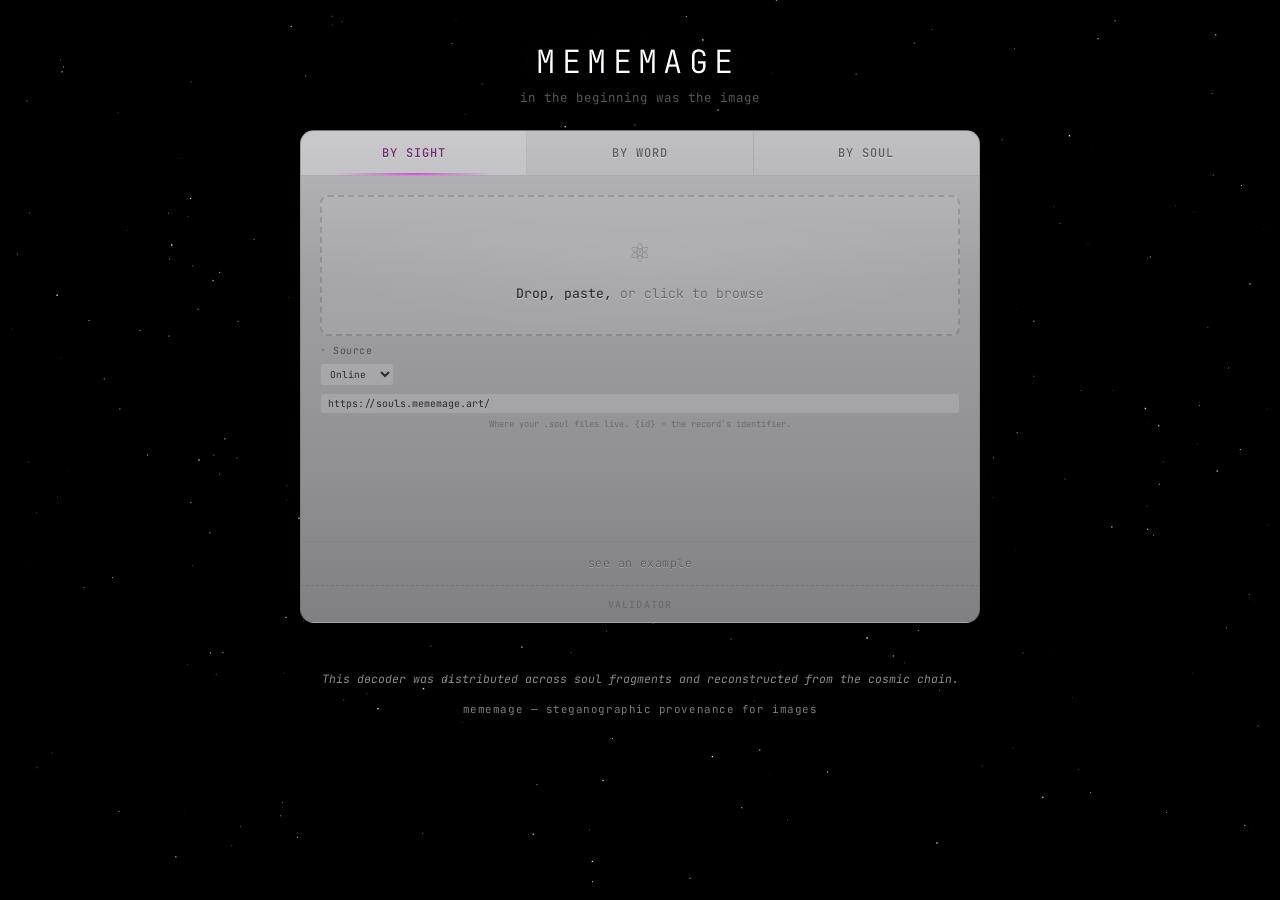
<file: index.html>
<!DOCTYPE html>
<html lang="en">
<head>
<meta charset="UTF-8">
<meta name="viewport" content="width=device-width, initial-scale=1.0, viewport-fit=cover">
<title>Mememage — decode the origin story of an image</title>
<meta name="description" content="Every conceived image carries a hidden signature. Drop an image to reveal its birth certificate — celestial positions, machine state, kernel entropy, and a time-locked birthplace.">
<meta property="og:title" content="Mememage">
<meta property="og:description" content="Steganographic provenance for images. A 2-pixel bar holds everything.">
<meta property="og:type" content="website">
<meta property="og:url" content="https://sememtac.github.io/mememage-decoder/">
<meta name="twitter:card" content="summary">
<meta name="twitter:title" content="Mememage">
<meta name="twitter:description" content="Every conceived image carries a hidden signature. Drop an image to decode its origin story.">
<link rel="icon" href="data:image/svg+xml;utf8,%3Csvg%20xmlns%3D'http%3A%2F%2Fwww.w3.org%2F2000%2Fsvg'%20viewBox%3D'0%200%203%203'%3E%3Crect%20width%3D'1'%20height%3D'1.5'%20fill%3D'%23dc50dc'%2F%3E%3Crect%20x%3D'1'%20width%3D'1'%20height%3D'1.5'%20fill%3D'%23dcc83c'%2F%3E%3Crect%20x%3D'2'%20width%3D'1'%20height%3D'1.5'%20fill%3D'%233cc8dc'%2F%3E%3Crect%20y%3D'1.5'%20width%3D'1'%20height%3D'1.5'%20fill%3D'%233cc8dc'%2F%3E%3Crect%20x%3D'1'%20y%3D'1.5'%20width%3D'1'%20height%3D'1.5'%20fill%3D'%23dcc83c'%2F%3E%3Crect%20x%3D'2'%20y%3D'1.5'%20width%3D'1'%20height%3D'1.5'%20fill%3D'%23dc50dc'%2F%3E%3C%2Fsvg%3E">
<link rel="stylesheet" href="css/theme.css?v=b02542d">
<link rel="stylesheet" href="css/layout.css?v=b02542d">
<link rel="stylesheet" href="css/mememage.css?v=b02542d">
<link rel="stylesheet" href="css/cosmic-planetarium.css?v=b02542d">
<script>if(location.search.indexOf('from=')>=0)document.documentElement.classList.add('portal-transit');</script>
<!--MEMEMAGE_SOULS_BASE--><!-- a self-hosted mint server replaces the preceding marker comment with a <script> setting window.MEMEMAGE_SOULS_BASE, so the decoder defaults its record Source to the local souls face; on GitHub Pages the comment stays inert and the IA default applies -->
</head>
<body>

<canvas id="starfield"></canvas>
<!-- Source URL suggestions (this host's default + Internet Archive), filled by
     populateSourceSuggestions() so a self-hoster can one-click switch surfaces. -->
<datalist id="sourceSuggest"></datalist>

<div class="panel-layout">
<div class="panel-left">

<div class="page-header">
  <h1>Mememage</h1>
  <p class="subtitle">decode the origin story of an image</p>
</div>

<div class="input-section">
  <div class="input-tabs">
    <button class="input-tab active" data-panel="imagePanel">By Sight</button>
    <button class="input-tab" data-panel="lookupPanel">By Word</button>
    <button class="input-tab" data-panel="verifyPanel">By Soul</button>
  </div>
  <div class="input-panel active" id="imagePanel">
    <div class="input-panel-wrap">
      <div class="drop-zone" id="dropZone">
        <span class="drop-icon">&#9883;</span>
        <p><strong>Drop, paste,</strong> or click to browse</p>
        <input type="file" id="fileInput" accept="image/*">
      </div>
      <details class="lookup-source" open data-source-mode="online">
        <summary>Source</summary>
        <div class="lookup-source-mode-row">
          <select class="lookup-source-mode" data-source-mode-select>
            <option value="online">Online</option>
            <option value="offline">Offline</option>
          </select>
        </div>
        <div class="lookup-source-row" data-mode-scope="online">
          <input id="imageSource" type="text" list="sourceSuggest" placeholder="https://souls.mememage.art/">
        </div>
        <p class="lookup-source-hint" data-mode-scope="online">Where your <em>.soul</em> files live. <code>{id}</code> = the record&rsquo;s identifier.</p>
        <div class="offline-row" data-mode-scope="offline">
          <button type="button" class="offline-pick-btn" data-offline-pick>Load local folder</button>
          <span class="offline-count" data-offline-count>0 records offline</span>
          <input type="file" class="offline-input" webkitdirectory directory multiple>
        </div>
        <p class="lookup-source-hint" data-mode-scope="offline">Pick the folder of your <em>.soul</em> files.</p>
      </details>
      <div class="drop-error" id="imageError"></div>
    </div>
  </div>
  <div class="input-panel" id="lookupPanel">
    <div class="input-panel-wrap">
      <div class="lookup-form">
        <input class="lookup-input" id="lookupInput" type="text" placeholder="mememage-identifier">
        <button class="lookup-btn" id="lookupBtn">Fetch</button>
      </div>
      <details class="lookup-source" open data-source-mode="online">
        <summary>Source</summary>
        <div class="lookup-source-mode-row">
          <select class="lookup-source-mode" data-source-mode-select>
            <option value="online">Online</option>
            <option value="offline">Offline</option>
          </select>
        </div>
        <div class="lookup-source-row" data-mode-scope="online">
          <input id="lookupSource" type="text" list="sourceSuggest" placeholder="https://souls.mememage.art/">
        </div>
        <p class="lookup-source-hint" data-mode-scope="online">Where your <em>.soul</em> files live. <code>{id}</code> = the record&rsquo;s identifier.</p>
        <div class="offline-row" data-mode-scope="offline">
          <button type="button" class="offline-pick-btn" data-offline-pick>Load local folder</button>
          <span class="offline-count" data-offline-count>0 records offline</span>
          <input type="file" class="offline-input" webkitdirectory directory multiple>
        </div>
        <p class="lookup-source-hint" data-mode-scope="offline">Pick the folder of your <em>.soul</em> files.</p>
      </details>
      <div class="lookup-hint">Enter an identifier to fetch and verify a record from the configured source. Drop the image into <em>By Sight</em> to see the full certificate — the soul alone renders a partial read.</div>
      <div class="panel-error-head" id="lookupErrorHead"></div>
      <div class="panel-error-body" id="lookupErrorBody"></div>
    </div>
  </div>
  <div class="input-panel" id="verifyPanel">
    <div class="input-panel-wrap">
      <div class="verify-pair">
        <div class="verify-slot" id="verifyImageSlot">
          <div class="drop-zone" id="verifyImageDrop">
            <span class="drop-icon">&#9883;</span>
            <p><strong>Body</strong></p>
            <p class="drop-hint">the image, from any source</p>
            <input type="file" id="verifyImageInput" accept="image/*">
          </div>
        </div>
        <div class="verify-link"></div>
        <div class="verify-slot" id="verifyJsonSlot">
          <div class="drop-zone" id="verifyJsonDrop">
            <span class="drop-icon">{}</span>
            <p><strong>Soul</strong></p>
            <p class="drop-hint">the .soul file, from any source</p>
            <input type="file" id="verifyJsonInput">
          </div>
        </div>
      </div>
      <!-- Body preview — shows the uploaded body image (like By Sight's
           preview) so the creator sees what they dropped. -->
      <div class="verify-preview" id="verifyPreview" hidden><img id="verifyPreviewImg" alt="uploaded body"></div>
      <div class="verify-status" id="verifyStatus"></div>
    </div>
  </div>
  <div class="input-panel" id="examplePanel">
    <div class="input-panel-wrap example-blurb">
      <p class="example-heading">Example certificate</p>
      <p class="example-body">Rendered from a real Mememage record. The 2-pixel bar in the image encodes its identifier and content hash; the certificate renders the rest — prompt, the sky and machine at conception, rarity, and the creator&rsquo;s signature. Drop an image to verify your own.</p>
    </div>
  </div>
  <div class="console-preview" id="preview"><img class="preview-img" id="previewImg"></div>
  <div class="console-status" id="status"></div>
  <div class="console-ia" id="iaLinkBanner"></div>
  <div class="console-example" id="tryExample"><a href="#" id="tryExampleLink">see an example</a></div>
  <div class="evidence-wrap"><a href="validator.html" class="portal-link portal-yin" id="portalLink">Validator</a></div>
</div>

<div class="bar-card" id="barCard"></div>

</div><!-- end panel-left -->
<div class="cert-wrap panel-right panel-right-has-player" id="certWrap"></div>
<div class="panel-footer">
  <p class="note">This decoder was distributed across soul fragments and reconstructed from the cosmic chain.</p>
  <footer class="page-footer">mememage &mdash; steganographic provenance for images</footer>
</div>
</div><!-- end panel-layout -->

<script src="js/theme.js?v=b02542d"></script>
<script src="js/data.js?v=b02542d"></script>
<script src="js/rs.js?v=b02542d"></script>
<script src="js/codec.js?v=b02542d"></script>
<script src="js/image-decode.js?v=b02542d"></script>
<script src="js/rng.js?v=b02542d"></script>
<script src="js/cosmic-starfield.js?v=b02542d"></script>
<script src="js/starfield.js?v=b02542d"></script>
<script src="js/cosmic-planetarium.js?v=b02542d"></script>
<script src="js/png-meta.js?v=b02542d"></script>
<script src="js/nacl.min.js?v=b02542d"></script>
<script src="js/html2canvas-pro.min.js?v=b02542d"></script>
<script src="js/verify.js?v=b02542d"></script>
<script src="js/access.js?v=b02542d"></script>
<script src="js/birth-text.js?v=b02542d"></script>
<script src="js/rarity-helpers.js?v=b02542d"></script>
<script src="js/age-names.js?v=b02542d"></script>
<script src="js/cert-renderer.js?v=b02542d"></script>
<script src="js/sky-band.js?v=b02542d"></script>
<script src="js/gen-band.js?v=b02542d"></script>
<script src="js/machine-band.js?v=b02542d"></script>
<script src="js/cosmic-audio.js?v=b02542d"></script>
<script src="js/cosmic-player.js?v=b02542d"></script>
<script src="js/portal.js?v=b02542d"></script>
<script src="js/ui.js?v=b02542d"></script>
<script src="js/typewriter.js?v=b02542d"></script>
</body>
</html>
</file>
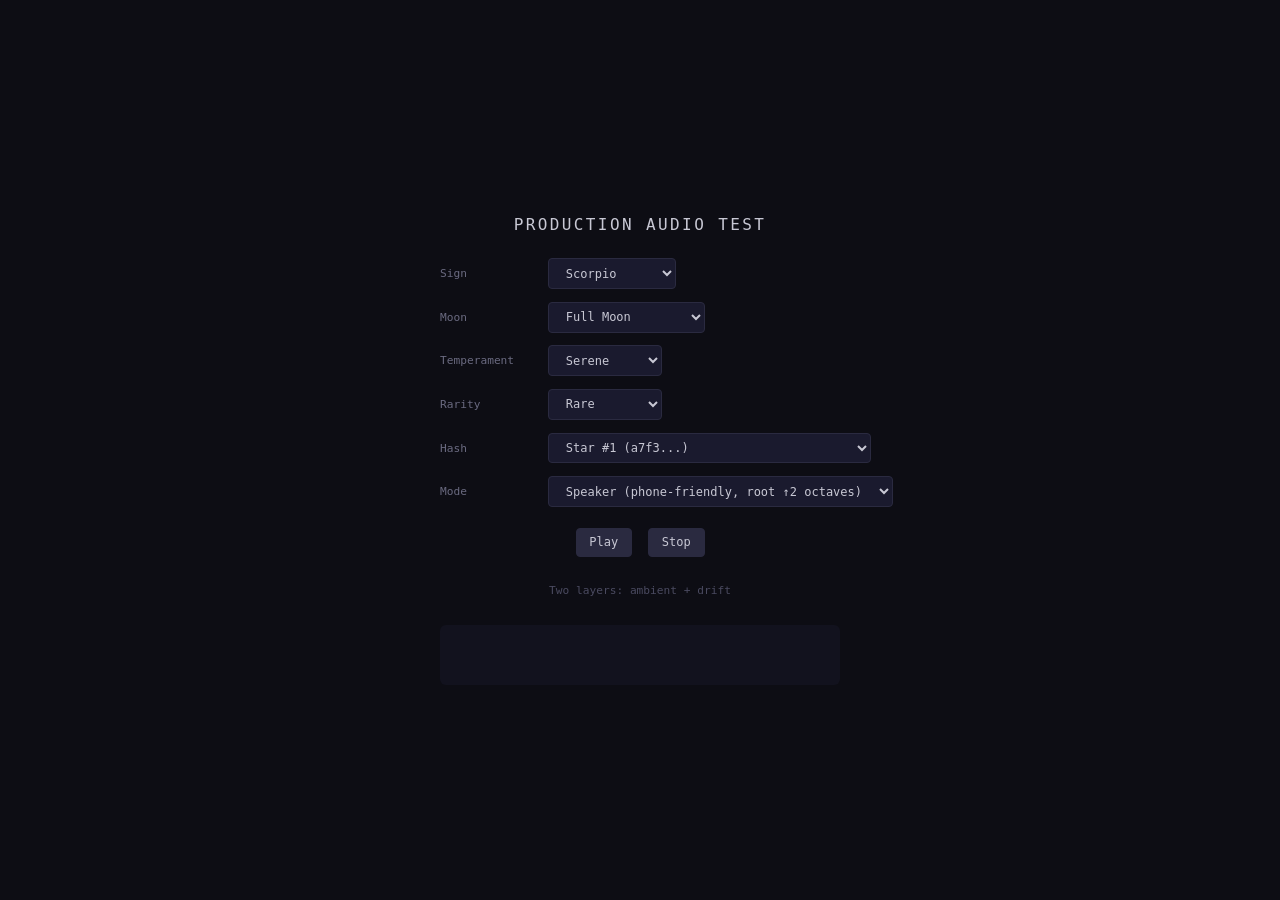
<file: cosmic-audio-prod-test.html>
<!DOCTYPE html>
<html lang="en">
<head>
<meta charset="UTF-8">
<title>Cosmic Audio — Production Test</title>
<style>
* { margin: 0; padding: 0; box-sizing: border-box; }
body { background: #0d0d14; color: #c8c8d4; font-family: 'JetBrains Mono', monospace; display: flex; flex-direction: column; align-items: center; justify-content: center; min-height: 100vh; padding: 2rem; }
h1 { font-size: 1rem; font-weight: 300; letter-spacing: 0.15em; margin-bottom: 1.5rem; }
.controls { display: flex; flex-direction: column; gap: 0.8rem; max-width: 400px; width: 100%; }
.row { display: flex; gap: 0.5rem; align-items: center; }
label { font-size: 0.7rem; color: #6a6a80; min-width: 100px; }
select, button { background: #1a1a2e; color: #c8c8d4; border: 1px solid #2a2a40; border-radius: 4px; padding: 0.4rem 0.8rem; font-family: inherit; font-size: 0.75rem; cursor: pointer; }
button { background: #2a2a40; }
button:hover { background: #3a3a50; }
.status { margin-top: 1.5rem; font-size: 0.7rem; color: #4a4a60; text-align: center; line-height: 1.8; }
.song-name { font-size: 0.9rem; color: #8a7aaa; margin-top: 0.5rem; }
canvas { width: 400px; height: 60px; background: #12121e; border-radius: 6px; margin-top: 1rem; }
</style>
</head>
<body>
<h1>PRODUCTION AUDIO TEST</h1>
<div class="controls">
  <div class="row">
    <label>Sign</label>
    <select id="sign">
      <option value="Aries">Aries</option><option value="Taurus">Taurus</option>
      <option value="Gemini">Gemini</option><option value="Cancer">Cancer</option>
      <option value="Leo">Leo</option><option value="Virgo">Virgo</option>
      <option value="Libra">Libra</option><option value="Scorpio" selected>Scorpio</option>
      <option value="Sagittarius">Sagittarius</option><option value="Capricorn">Capricorn</option>
      <option value="Aquarius">Aquarius</option><option value="Pisces">Pisces</option>
    </select>
  </div>
  <div class="row">
    <label>Moon</label>
    <select id="moon">
      <option value="New Moon">New Moon</option><option value="Waxing Crescent">Waxing Crescent</option>
      <option value="First Quarter">First Quarter</option><option value="Waxing Gibbous">Waxing Gibbous</option>
      <option value="Full Moon" selected>Full Moon</option><option value="Waning Gibbous">Waning Gibbous</option>
      <option value="Last Quarter">Last Quarter</option><option value="Waning Crescent">Waning Crescent</option>
    </select>
  </div>
  <div class="row">
    <label>Temperament</label>
    <select id="temp">
      <option value="serene" selected>Serene</option><option value="clean">Clean</option>
      <option value="turbulent">Turbulent</option><option value="electric">Electric</option>
      <option value="shifting">Shifting</option><option value="fever">Fever</option>
      <option value="knotted">Knotted</option><option value="perfect">Perfect</option>
    </select>
  </div>
  <div class="row">
    <label>Rarity</label>
    <select id="rarity">
      <option value="20">Common</option><option value="40">Uncommon</option>
      <option value="55" selected>Rare</option><option value="65">Very Rare</option>
      <option value="75">Epic</option><option value="85">Legendary</option>
    </select>
  </div>
  <div class="row">
    <label>Hash</label>
    <select id="hash">
      <option value="">— no hash (same params = same sound) —</option>
      <option value="a7f39c2d8b04e51a" selected>Star #1 (a7f3...)</option>
      <option value="3b8e1f6a92c0d745">Star #2 (3b8e...)</option>
      <option value="c4d2e8f1a6b39057">Star #3 (c4d2...)</option>
      <option value="918f2b7c3d0ea456">Star #4 (918f...)</option>
      <option value="f5a1c83e2d7b4609">Star #5 (f5a1...)</option>
      <option value="6e0d49b8a2f17c35">Star #6 (6e0d...)</option>
    </select>
  </div>
  <div class="row">
    <label>Mode</label>
    <select id="mode">
      <option value="speaker" selected>Speaker (phone-friendly, root ↑2 octaves)</option>
      <option value="cosmic">Cosmic (headphones, deep sub mix)</option>
    </select>
  </div>
  <div class="row" style="justify-content:center; gap:1rem; margin-top:0.5rem;">
    <button onclick="play()">Play</button>
    <button onclick="stop()">Stop</button>
  </div>
</div>
<div class="status" id="status">Two layers: ambient + drift</div>
<div class="song-name" id="songName"></div>
<canvas id="viz" width="400" height="60"></canvas>

<script src="js/rng.js"></script>
<script src="js/cosmic-audio.js"></script>
<script>
var audioCtx = null;
var masterGain = null;
var analyser = null;
var cosmicAudio = null;
var animId = null;

function play() {
  stop();

  var params = {
    sign: document.getElementById('sign').value,
    moonPhase: document.getElementById('moon').value,
    temperament: document.getElementById('temp').value,
    rarity: parseInt(document.getElementById('rarity').value),
    hash: document.getElementById('hash').value,
    // speaker:true is the CosmicAudio default — pass false for the
    // deep headphone mix (sub-octave + wide stereo, no phone lift).
    speaker: document.getElementById('mode').value === 'speaker'
  };

  audioCtx = new (window.AudioContext || window.webkitAudioContext)();
  audioCtx.resume().then(function() {
    masterGain = audioCtx.createGain();
    masterGain.gain.value = 0;
    masterGain.connect(audioCtx.destination);

    analyser = audioCtx.createAnalyser();
    analyser.fftSize = 256;
    masterGain.connect(analyser);

    cosmicAudio = CosmicAudio.create(params);
    cosmicAudio.start(audioCtx, masterGain);

    // Fade in
    var now = audioCtx.currentTime;
    masterGain.gain.setValueAtTime(0, now);
    masterGain.gain.linearRampToValueAtTime(0.5, now + 12);

    document.getElementById('status').textContent =
      params.sign + ' . ' + params.moonPhase + ' . ' + params.temperament +
      ' . rarity ' + params.rarity + ' — ' + cosmicAudio.element +
      ' — ' + (params.speaker ? 'speaker mode' : 'cosmic mode');

    // Song name
    document.getElementById('songName').textContent = CosmicAudio.songName('test' + cosmicAudio.seed);

    drawViz();
  });
}

function stop() {
  if (cosmicAudio) { cosmicAudio.stop(); cosmicAudio = null; }
  if (animId) { cancelAnimationFrame(animId); animId = null; }
  if (audioCtx && audioCtx.state !== 'closed') {
    try { audioCtx.close(); } catch(e) {}
  }
  audioCtx = null; masterGain = null; analyser = null;
}

function drawViz() {
  if (!analyser) return;
  var canvas = document.getElementById('viz');
  var ctx = canvas.getContext('2d');
  var bufLen = analyser.frequencyBinCount;
  var dataArr = new Uint8Array(bufLen);
  function draw() {
    animId = requestAnimationFrame(draw);
    analyser.getByteFrequencyData(dataArr);
    ctx.fillStyle = 'rgba(18,18,30,0.3)';
    ctx.fillRect(0, 0, 400, 60);
    var barW = 400 / bufLen * 2;
    for (var i = 0; i < bufLen; i++) {
      var v = dataArr[i] / 255;
      var h = v * 50;
      ctx.fillStyle = 'hsla(220, 40%, ' + (25 + v * 35) + '%, ' + (0.3 + v * 0.5) + ')';
      ctx.fillRect(i * barW, 60 - h, barW - 1, h);
    }
  }
  draw();
}
</script>
</body>
</html>
</file>
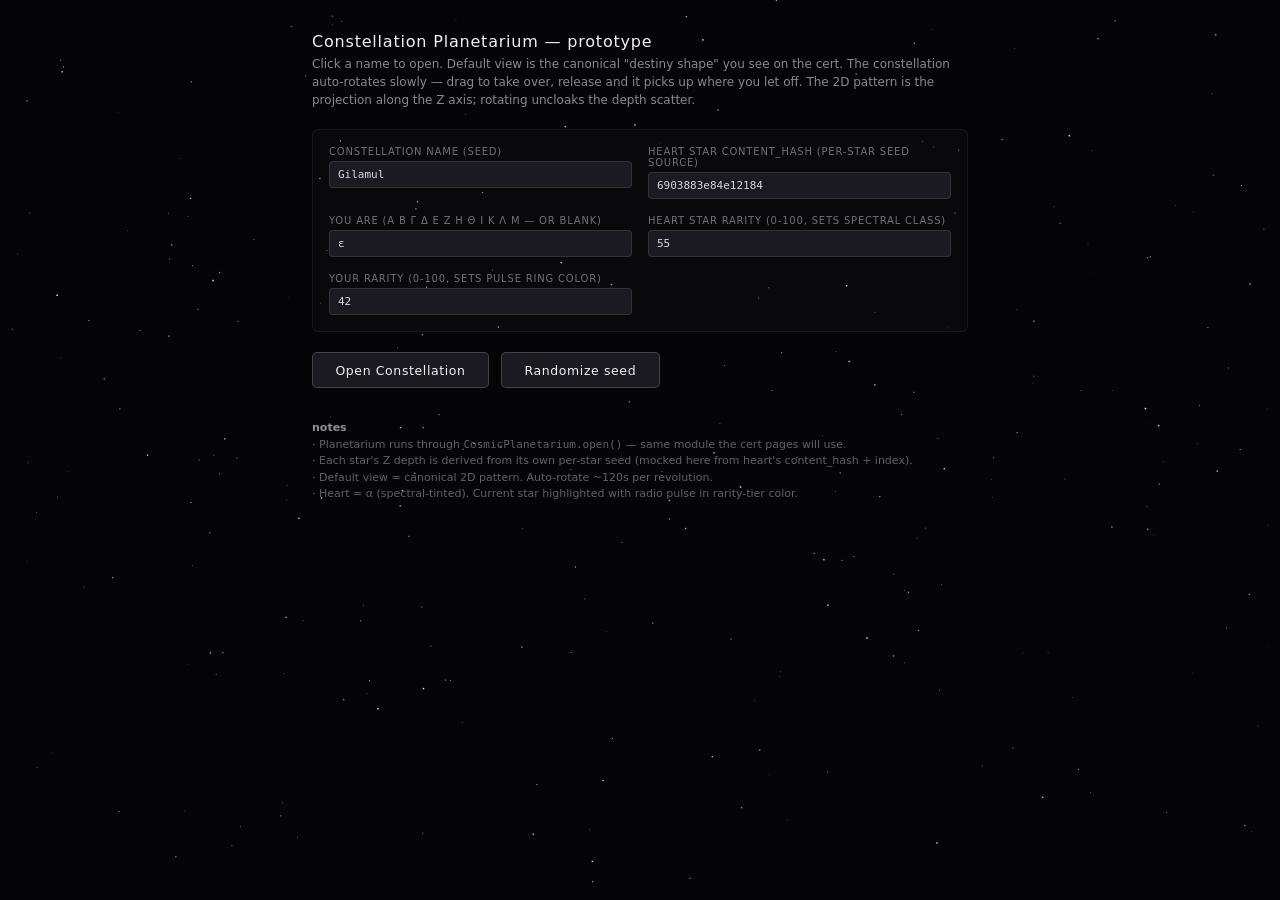
<file: planetarium-preview.html>
<!DOCTYPE html>
<html>
<head>
<meta charset="utf-8">
<meta name="viewport" content="width=device-width,initial-scale=1">
<title>Constellation Planetarium &mdash; preview</title>
<link rel="stylesheet" href="css/mememage.css">
<link rel="stylesheet" href="css/cosmic-planetarium.css">
<style>
  html, body { margin: 0; padding: 0; background: #050508; color: #cccccd; font-family: -apple-system, system-ui, sans-serif; min-height: 100vh; }
  /* Page-level starfield — same canvas the planetarium reuses for its
     constellation overlay. Sits behind the page chrome at all times. */
  #starfield { position: fixed; inset: 0; width: 100vw; height: 100vh; z-index: 0; pointer-events: none; }
  .page-wrap { position: relative; z-index: 1; }
  .page-wrap { padding: 32px; max-width: 720px; margin: 0 auto; }
  h1 { font-size: 16px; font-weight: 500; margin: 0 0 4px; color: #f0f0f6; letter-spacing: 0.05em; }
  p.intro { color: #888892; font-size: 12px; line-height: 1.5; margin: 0 0 20px; }
  .controls {
    display: grid; grid-template-columns: 1fr 1fr; gap: 16px;
    margin-bottom: 20px; padding: 16px; background: rgba(255,255,255,0.02);
    border: 1px solid rgba(255,255,255,0.06); border-radius: 6px;
  }
  .control-row { display: flex; flex-direction: column; gap: 4px; }
  .control-row label { font-size: 10px; color: #707078; text-transform: uppercase; letter-spacing: 0.08em; }
  .control-row input { background: #1a1a20; color: #d8d8e0; border: 1px solid rgba(255,255,255,0.1); border-radius: 4px; padding: 6px 8px; font-family: monospace; font-size: 11px; }
  .triggers { display: flex; gap: 12px; margin-bottom: 32px; }
  .triggers button {
    padding: 0.6rem 1.4rem; background: #1a1a20; color: #f0f0f6;
    border: 1px solid rgba(255,255,255,0.18); border-radius: 5px;
    font-family: inherit; font-size: 0.78rem; letter-spacing: 0.05em; cursor: pointer;
    transition: background 0.4s ease, border-color 0.4s ease;
  }
  .triggers button:hover { background: #26262e; border-color: rgba(255,255,255,0.28); }
</style>
</head>
<body>

<canvas id="starfield"></canvas>

<div class="page-wrap">
<h1>Constellation Planetarium &mdash; prototype</h1>
<p class="intro">Click a name to open. Default view is the canonical "destiny shape" you see on the cert. The constellation auto-rotates slowly &mdash; drag to take over, release and it picks up where you let off. The 2D pattern is the projection along the Z axis; rotating uncloaks the depth scatter.</p>

<div class="controls">
  <div class="control-row">
    <label>Constellation name (seed)</label>
    <input id="cnameInput" type="text" value="Gilamul">
  </div>
  <div class="control-row">
    <label>Heart star content_hash (per-star seed source)</label>
    <input id="chashInput" type="text" value="6903883e84e12184">
  </div>
  <div class="control-row">
    <label>You are (&alpha; &beta; &gamma; &delta; &epsilon; &zeta; &eta; &theta; &iota; &kappa; &lambda; &mu; &mdash; or blank)</label>
    <input id="currentStarInput" type="text" value="ε" maxlength="1">
  </div>
  <div class="control-row">
    <label>Heart star rarity (0-100, sets spectral class)</label>
    <input id="heartRarityInput" type="number" min="0" max="100" value="55">
  </div>
  <div class="control-row">
    <label>Your rarity (0-100, sets pulse ring color)</label>
    <input id="currentRarityInput" type="number" min="0" max="100" value="42">
  </div>
</div>

<div class="triggers">
  <button onclick="openPrototypePlanetarium()">Open Constellation</button>
  <button onclick="randomize()">Randomize seed</button>
</div>

<p class="intro" style="font-size: 11px; color: #606068;">
  <strong style="color: #909098;">notes</strong><br>
  &middot; Planetarium runs through <code>CosmicPlanetarium.open()</code> &mdash; same module the cert pages will use.<br>
  &middot; Each star's Z depth is derived from its own per-star seed (mocked here from heart's content_hash + index).<br>
  &middot; Default view = canonical 2D pattern. Auto-rotate ~120s per revolution.<br>
  &middot; Heart = &alpha; (spectral-tinted). Current star highlighted with radio pulse in rarity-tier color.
</p>
</div>

<script src="js/rng.js"></script>
<script src="js/cosmic-starfield.js"></script>
<script src="js/starfield.js"></script>
<script src="js/cosmic-audio.js"></script>
<script src="js/cosmic-player.js"></script>
<script src="js/cosmic-planetarium.js"></script>
<script>
// Cosmic-player needs cert-renderer.js's getRarityTier. Stub it from
// a small tier table so the prototype doesn't have to import the full
// cert renderer.
var RARITY_TIERS_PROTO = [
  [80, 'Legendary', '#d44040'],
  [70, 'Epic', '#8a6210'],
  [60, 'Very Rare', '#5a2a8a'],
  [46, 'Rare', '#2a5090'],
  [35, 'Uncommon', '#2a7030'],
  [0, 'Common', '#606060']
];
function getRarityTier(score) {
  for (var i = 0; i < RARITY_TIERS_PROTO.length; i++) {
    if (score >= RARITY_TIERS_PROTO[i][0]) return { name: RARITY_TIERS_PROTO[i][1], color: RARITY_TIERS_PROTO[i][2] };
  }
  return { name: 'Common', color: '#606060' };
}

var GREEK_PROTO = ['α','β','γ','δ','ε','ζ','η','θ','ι','κ','λ','μ'];

function openPrototypePlanetarium() {
  var name = document.getElementById('cnameInput').value.trim() || 'Gilamul';
  var hash = document.getElementById('chashInput').value.trim() || '6903883e84e12184';
  var curRaw = (document.getElementById('currentStarInput').value || '').trim();
  var idx = curRaw ? GREEK_PROTO.indexOf(curRaw) : -1;
  var heartRarity = parseInt(document.getElementById('heartRarityInput').value, 10) || 0;
  var curRarity = parseInt(document.getElementById('currentRarityInput').value, 10) || 0;
  // Mock meta for the cosmic player
  var meta = {
    _identifier: 'mememage-' + (hash || '').slice(0, 12),
    content_hash: hash,
    constellation_name: name,
    rarity_score: curRarity,
    decoder_chunk_index: (idx >= 0 ? idx : 0),
    born: { sun: 'Taurus 6.0\u00b0', moon_phase: 'Full Moon (100%)' },
    birth_temperament: 'A serene birth'
  };
  CosmicPlanetarium.open({
    name: name,
    hash: hash,
    currentStarIndex: idx,
    heartRarity: heartRarity,
    currentRarity: curRarity,
    meta: meta
  });
}

function randomize() {
  var rand = Math.random().toString(16).slice(2, 18);
  var nameSyl = ['gila','an','bite','decu','enki','furi','gala','hara','isin','jura','kala','lugal','mash','ningi','pana','quru','ruga','shara','tubu','umbu','virgi','wishi','xamu','yali','zaba'];
  var rng = (function(seed) {
    var s = seed | 0; if (!s) s = 1;
    return function() { s = (s * 1103515245 + 12345) & 0x7FFFFFFF; return s / 0x7FFFFFFF; };
  })(parseInt(rand.slice(0, 6), 16));
  var name = nameSyl[Math.floor(rng() * nameSyl.length)] + nameSyl[Math.floor(rng() * nameSyl.length)] + 'mul';
  name = name.charAt(0).toUpperCase() + name.slice(1);
  document.getElementById('cnameInput').value = name;
  document.getElementById('chashInput').value = rand;
}
</script>

</body>
</html>
</file>
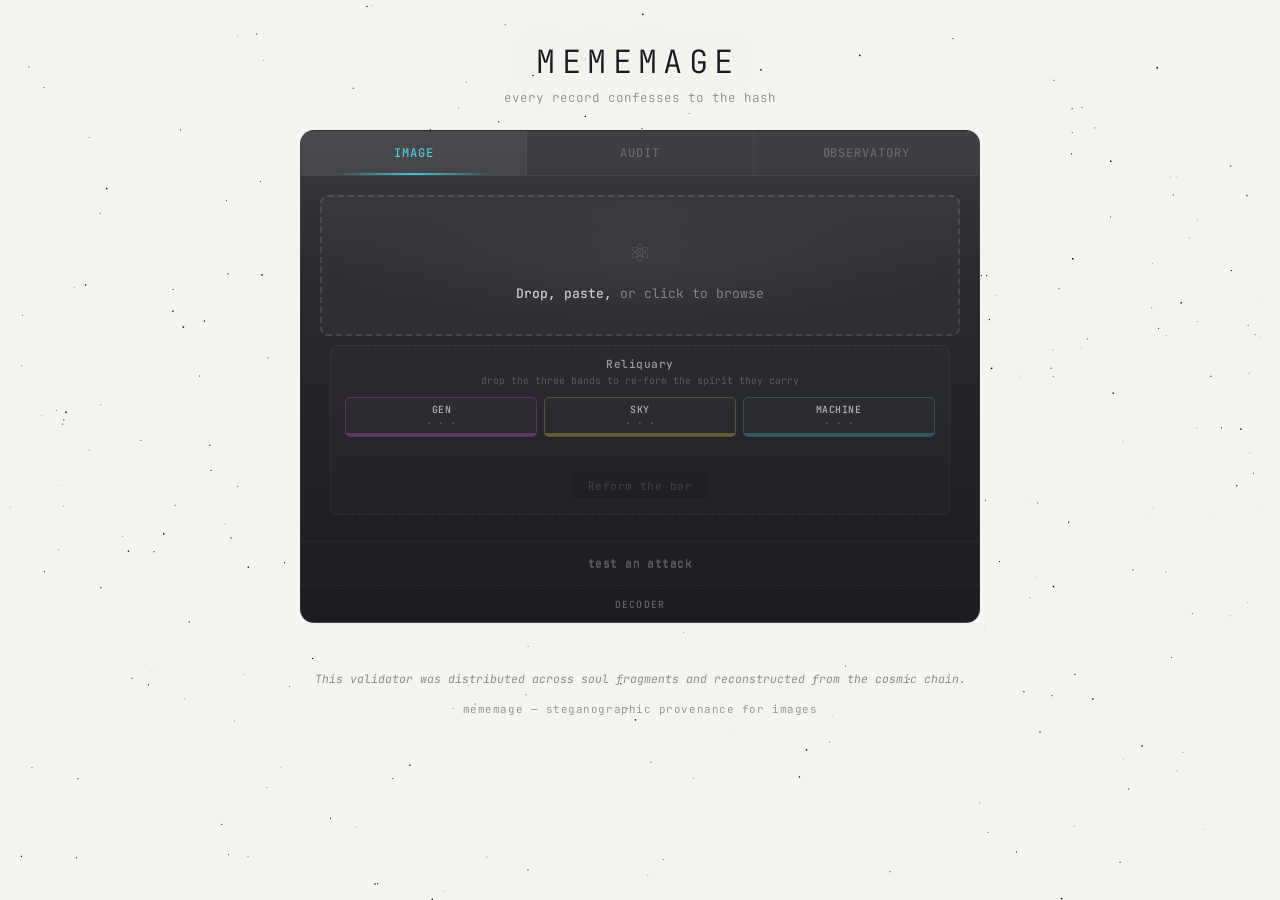
<file: validator.html>
<!DOCTYPE html>
<html lang="en">
<head>
<meta charset="utf-8">
<meta name="viewport" content="width=device-width, initial-scale=1.0, viewport-fit=cover">
<title>Mememage — Validator</title>
<link href="https://fonts.googleapis.com/css2?family=JetBrains+Mono:wght@300;400;500;600&display=swap" rel="stylesheet">
<link rel="icon" href="data:image/svg+xml;utf8,%3Csvg%20xmlns%3D'http%3A%2F%2Fwww.w3.org%2F2000%2Fsvg'%20viewBox%3D'0%200%203%203'%3E%3Crect%20width%3D'1'%20height%3D'1.5'%20fill%3D'%23dc50dc'%2F%3E%3Crect%20x%3D'1'%20width%3D'1'%20height%3D'1.5'%20fill%3D'%23dcc83c'%2F%3E%3Crect%20x%3D'2'%20width%3D'1'%20height%3D'1.5'%20fill%3D'%233cc8dc'%2F%3E%3Crect%20y%3D'1.5'%20width%3D'1'%20height%3D'1.5'%20fill%3D'%233cc8dc'%2F%3E%3Crect%20x%3D'1'%20y%3D'1.5'%20width%3D'1'%20height%3D'1.5'%20fill%3D'%23dcc83c'%2F%3E%3Crect%20x%3D'2'%20y%3D'1.5'%20width%3D'1'%20height%3D'1.5'%20fill%3D'%23dc50dc'%2F%3E%3C%2Fsvg%3E">
<link rel="stylesheet" href="css/theme.css?v=b02542d">
<link rel="stylesheet" href="css/layout.css?v=b02542d">
<link rel="stylesheet" href="css/mememage.css?v=b02542d">
<link rel="stylesheet" href="css/cosmic-planetarium.css?v=b02542d">
<script>if(location.search.indexOf('from=')>=0)document.documentElement.classList.add('portal-transit');</script>
<link rel="stylesheet" href="css/validator.css?v=b02542d">
<!--MEMEMAGE_SOULS_BASE--><!-- a self-hosted mint server replaces the preceding marker comment with a <script> setting window.MEMEMAGE_SOULS_BASE, so the validator defaults its Audit Source to the local souls face; on GitHub Pages the comment stays inert and the IA default applies -->
</head>
<body>
<canvas id="starfield" data-theme="yin"></canvas>
<!-- Source URL suggestions (this host's default + Internet Archive), filled by
     populateSourceSuggestions() so a self-hoster can one-click switch surfaces. -->
<datalist id="sourceSuggest"></datalist>

<div class="panel-layout">
<div class="panel-left">

<div class="page-header">
  <h1>Mememage</h1>
  <p class="subtitle">validate the living memory of the cosmic chain</p>
</div>

<div class="input-section">

<div class="input-tabs">
<div class="input-tab active" data-panel="tab-img">Image</div>
<div class="input-tab" data-panel="tab-cert">Audit</div>
<div class="input-tab" data-panel="tab-meta">Observatory</div>
</div>

<div class="input-panel active" id="tab-img">
<div class="input-panel-wrap">
<div class="drop-zone" id="dropZone">
<span class="drop-icon">&#9883;</span>
<p><strong>Drop, paste,</strong> or click to browse</p>
</div>
<div class="img-console" id="imgConsole">
  <img class="img-console-thumb" id="imgConsoleThumb" alt="">
  <div class="img-console-id" id="imgConsoleId"></div>
  <div class="img-console-hash" id="imgConsoleHash"></div>
  <div class="img-console-status" id="imgConsoleStatus"></div>
</div>
<div class="reconstruct-zone" id="reconstructZone">
  <p class="reconstruct-title">Reliquary</p>
  <p class="reconstruct-hint">drop the three bands to re-form the spirit they carry</p>
  <div class="reconstruct-slots">
    <div class="reconstruct-slot" data-slot="gen"><span class="reconstruct-slot-label">gen</span><span class="reconstruct-slot-state">&middot; &middot; &middot;</span></div>
    <div class="reconstruct-slot" data-slot="sky"><span class="reconstruct-slot-label">sky</span><span class="reconstruct-slot-state">&middot; &middot; &middot;</span></div>
    <div class="reconstruct-slot" data-slot="machine"><span class="reconstruct-slot-label">machine</span><span class="reconstruct-slot-state">&middot; &middot; &middot;</span></div>
  </div>
  <div class="reconstruct-status" id="reconstructStatus"></div>
  <button class="reconstruct-btn" id="reconstructBtn" disabled>Reform the bar</button>
  <input type="file" id="reconstructInput" class="json-input-hidden" accept="image/png" multiple>
</div>
</div>
</div>

<div class="input-panel" id="tab-cert">
<div class="audit-wrap">
  <div class="audit-lookup">
    <input class="audit-input" id="auditInput" type="text" placeholder="mememage-identifier">
    <button class="audit-btn" id="auditBtn">Audit</button>
  </div>
  <details class="lookup-source" open data-source-mode="online">
    <summary>Source</summary>
    <div class="lookup-source-mode-row">
      <select class="lookup-source-mode" data-source-mode-select>
        <option value="online">Online</option>
        <option value="offline">Offline</option>
      </select>
    </div>
    <div class="lookup-source-row" data-mode-scope="online">
      <input id="auditSource" type="text" list="sourceSuggest" placeholder="https://souls.mememage.art/">
    </div>
    <p class="lookup-source-hint" data-mode-scope="online">Where your .soul files live. <code>{id}</code> = the record&rsquo;s identifier.</p>
    <div class="offline-row" data-mode-scope="offline">
      <button type="button" class="offline-pick-btn" data-offline-pick>Load local folder</button>
      <span class="offline-count" data-offline-count>0 records offline</span>
      <input type="file" class="offline-input" webkitdirectory directory multiple>
    </div>
    <p class="lookup-source-hint" data-mode-scope="offline">Pick the folder of your <em>.soul</em> files.</p>
  </details>
</div>
<div class="how">Enter an identifier to fetch and verify a record from the configured source. Full forensic report &mdash; chain, signature, cycle integrity.</div>
<div class="panel-error-head" id="auditErrorHead"></div>
<div class="panel-error-body" id="auditErrorBody"></div>
</div>

<div class="input-panel meta-panel" id="tab-meta">
<div class="input-panel-wrap">
<div class="drop-zone meta-drop" id="jsonDrop">
<span class="drop-icon meta-drop-icon">{}</span>
<p class="meta-drop-text"><strong>Drop .soul files</strong></p>
<p class="drop-hint">the chain remembers everything</p>
</div>
<div class="folder-btn-wrap">
<button id="folderBtn" class="folder-btn">&#x1F4C2; Load folder</button>
</div>
<input type="file" id="jsonInput" class="json-input-hidden" multiple/>
<input type="file" id="folderInput" class="json-input-hidden" webkitdirectory/>
<div class="tab-error" id="metaError"></div>
<div id="metaResults"></div>
</div>
</div>

<div class="console-example" id="attackToggle"><a href="#" id="attackToggleLink">test an attack</a></div>
<div id="tab-attack">
<div>
<p class="atk-intro"><span class="atk-intro-em">You are the attacker.</span> Edit, forge, swap. Watch the cert.</p>

<div class="atk-sec">Tamper Record</div>
<textarea id="atk-record" class="atk-field atk-record" spellcheck="false"></textarea>

<div class="atk-sec">Forge Signature</div>
<textarea id="atk-sig" class="atk-field atk-sig hex" placeholder="signature (128 hex)" spellcheck="false"></textarea>
<textarea id="atk-pub" class="atk-field atk-pub hex" placeholder="public key (64 hex)" spellcheck="false"></textarea>

<div class="atk-sec">Swap Body</div>
<div class="atk-row">
  <label id="atk-drop" class="atk-drop">
    <input type="file" id="atk-file" class="json-input-hidden" accept="image/*">
    <span id="atk-drop-label">drop or click to swap image</span>
  </label>
  <button id="atk-reset" class="atk-reset">RESET</button>
</div>

<div class="atk-status" id="atk-status">initializing&hellip;</div>
<div class="atk-dhash">
  <div class="atk-dhash-pair">
    <table id="atk-dhash-user"></table>
    <div class="atk-dhash-label">your image</div>
  </div>
  <div class="atk-dhash-pair">
    <table id="atk-dhash-orig"></table>
    <div class="atk-dhash-label">original</div>
  </div>
</div>
</div>
</div>

<div class="evidence-wrap evidence-wrap-divided"><a href="index.html" class="portal-link portal-yang" id="portalLink">Decoder</a></div>

</div><!-- input-section -->

</div><!-- panel-left -->

<div class="results-wrap panel-right" id="resultsWrap">
<div id="imgResults"></div>
<div id="certResults"></div>
<div id="metaSidebarResults"></div>
</div>
<div class="panel-footer">
  <p class="note">This validator was distributed across soul fragments and reconstructed from the cosmic chain.</p>
  <footer class="page-footer">mememage &mdash; steganographic provenance for images</footer>
</div>
</div><!-- panel-layout -->

<script src="js/theme.js?v=b02542d"></script>
<script src="js/data.js?v=b02542d"></script>
<script src="js/rs.js?v=b02542d"></script>
<script src="js/codec.js?v=b02542d"></script>
<script src="js/image-decode.js?v=b02542d"></script>
<script src="js/watermark.js?v=b02542d"></script>
<script src="js/png-meta.js?v=b02542d"></script>
<script src="js/nacl.min.js?v=b02542d"></script>
<script src="js/html2canvas-pro.min.js?v=b02542d"></script>
<script src="js/verify.js?v=b02542d"></script>
<script src="js/access.js?v=b02542d"></script>
<script src="js/birth-text.js?v=b02542d"></script>
<script src="js/rarity-helpers.js?v=b02542d"></script>
<script src="js/age-names.js?v=b02542d"></script>
<script src="js/cert-renderer.js?v=b02542d"></script>
<script src="js/sky-band.js?v=b02542d"></script>
<script src="js/gen-band.js?v=b02542d"></script>
<script src="js/machine-band.js?v=b02542d"></script>
<script src="js/rng.js?v=b02542d"></script>
<script src="js/cosmic-audio.js?v=b02542d"></script>
<script src="js/cosmic-player.js?v=b02542d"></script>
<script src="js/cosmic-starfield.js?v=b02542d"></script>
<script src="js/starfield.js?v=b02542d"></script>
<script src="js/cosmic-planetarium.js?v=b02542d"></script>
<script src="js/portal.js?v=b02542d"></script>
<script src="js/validator.js?v=b02542d"></script>
<script src="js/typewriter.js?v=b02542d"></script>
</body>
</html>
</file>
<file: css/theme.css>
/* =====================================================================
 * theme.css — Mememage L1 visual theme tokens (vanilla skin)
 *
 * The "base game" skin. Every value here is a knob a future Age can
 * turn without touching verification logic, badge semantics, the bar
 * codec, or page structure. To reskin: copy this file, change values,
 * ship as the active theme.
 *
 * What lives here:
 *   - master palette (text / accent / glass / surface)
 *   - plate material (rarity-tinted cert face)
 *   - radii
 *   - motion tempo (durations + easings)
 *
 * Companion: docs/js/theme.js carries the JS-side knobs (subtitle
 * troves, starfield warmth, typewriter animation weights).
 *
 * What does NOT live here (L0 spine, locked):
 *   - tab labels, MEMEMAGE wordmark
 *   - badge labels (WITNESSED / AUTHENTICATED / EMBODIED)
 *   - M/Y/C bar colors (recognition-critical)
 *   - font family — JetBrains Mono is project DNA
 *   - per-rarity rim palette — record-driven (L3), set via :has()
 *     in mememage.css next to the .plate rule
 *
 * Load order: theme.css must come BEFORE mememage.css in <head> so
 * mememage's rules can reference these tokens via var(...).
 * ===================================================================== */
:root {
  /* --- Surface palette (the page) --- */
  --bg-deep: #000000;
  --bg-card: rgba(180, 180, 185, 0.08);
  --bg-card-solid: rgba(160, 160, 168, 0.1);
  --bg-cell: rgba(180, 180, 185, 0.06);
  --border-subtle: rgba(180, 180, 190, 0.12);
  --border-glow: rgba(200, 200, 210, 0.15);

  /* --- Text palette --- */
  --text-primary: #d0d0d4;
  --text-secondary: #a0a0a8;
  --text-muted: #606060;
  --text-dim: #404048;

  /* --- Accents (semantic, used across UI) --- */
  --accent-purple: #9b8cd4;
  --accent-blue: #8898b8;
  --accent-gold: #d4b87b;
  --accent-green: #7bc4a0;
  --accent-green-dim: #3a5e4a;
  --accent-red: #a62828;
  --accent-red-dim: #5e3a3a;

  /* --- Glass layers (frosted highlights and shines) --- */
  --glass-bg: rgba(140, 140, 150, 0.06);
  --glass-border: rgba(180, 180, 190, 0.1);
  --glass-shine: rgba(200, 200, 210, 0.04);

  /* --- System box material (the brushed-metal input panel) ---
   * The chrome around the verification — tabs, drop zone. THIS is
   * what a future Age skins (gold instead of silver, etc.). Two
   * variants because the decoder runs yang (light) and the validator
   * runs yin (dark); both belong to the same theme so a manifest can
   * coordinate them.
   *
   * NOTE on cert plates: the .plate's silver gradient is NOT a theme
   * token — it's the Common rarity baseline (other rarity tiers
   * override with their own tinted gradients in mememage.css). Cert
   * appearance stays bound to its mint-time rarity across all themes. */
  --system-box-bg-yang: linear-gradient(180deg, #b8b8bc 0%, #a0a0a4 30%, #909094 70%, #808084 100%);
  --system-box-bg-yin:  linear-gradient(180deg, #3a3a3e 0%, #2a2a2e 30%, #222226 70%, #1c1c20 100%);

  /* --- System box backdrop blur ---
   * Default `none` means no blur (zero GPU cost). Themes that opt in
   * to a translucent system-box gradient (e.g. Glass / Aero) set
   * this to e.g. `blur(10px) saturate(1.1)` so the starfield behind
   * shows through with the glass effect. */
  --system-box-blur: none;

  /* --- System box blend mode ---
   * Per-side because yang and yin can want different blends (yang
   * might want `multiply` to tint a texture pink, yin usually wants
   * `normal` because its dark overlay would crush textures with
   * multiply). The yang token doubles as the legacy/default
   * --system-box-blend-mode for any rule still reading that name. */
  --system-box-blend-mode:     normal;
  --system-box-blend-mode-yin: normal;

  /* --- System box background-color fallback ---
   * Sits behind the background-image stack. Catches any alpha holes
   * in a texture image so transparent pixels render in-theme instead
   * of exposing the page body bg. Yang gets a light fallback, yin
   * gets a dark fallback, matching each side's palette. Default
   * transparent for non-textured themes (their gradient is opaque so
   * this is irrelevant). */
  --system-box-bg-color-yang: transparent;
  --system-box-bg-color-yin:  transparent;

  /* --- System box edge glow ---
   * Inset box-shadow forming a per-edge frame highlight. Default
   * `none`. Aero-style themes set a 4-edge inset (brighter top) so
   * the system-box reads as a glass pane with light catching the
   * frame, especially when the body is mostly transparent. */
  --system-box-shadow: none;

  /* --- System box text colors (yang side only) ---
   * Yang has hardcoded dark text because its default plate is silver.
   * For aero themes where the plate becomes translucent and a busy
   * starfield bleeds through, dark text needs to go darker AND grow a
   * halo shadow so it reads on any underlying pixel. Yin doesn't need
   * tokens here — its text is already light on dark, contrast is fine
   * regardless of how transparent the yin plate gets. */
  --system-box-text-yang:        #5a5a64;
  --system-box-text-yang-strong: #2a2a32;
  --system-box-text-shadow-yang: 0 1px 0 rgba(255,255,255,0.4);

  /* --- Radii --- */
  --radius: 14px;
  --radius-sm: 8px;

  /* --- Motion tempo ---
   * compact = system-box shrink/grow when a result loads
   * pulse   = drop-zone breathing rhythm
   * portal  = decoder ↔ validator card flip */
  --compact-duration: 0.9s;
  --compact-ease: cubic-bezier(0.45, 0, 0.2, 1);
  --pulse-duration: 3s;
  --portal-duration: 0.5s;
}
</file>
<file: css/layout.css>
/* ================================================================
   layout.css — shared two-panel desktop layout
   Used by both the decoder (index.html) and the validator (validator.html).

   DOM contract:
     <div class="panel-layout">
       <div class="panel-left"> … system box, header, footer … </div>
       <div class="panel-right"> … results … </div>
     </div>

   Triggers (added/removed by JS when a result becomes visible):
     .layout-active      — activates the fixed two-panel desktop mode
     .layout-collapsing  — transition back to single-column center

   Variants:
     .panel-right.panel-right-has-player
       — reserves overflow:hidden on the right panel so an absolutely
         positioned player (e.g. CosmicPlayer) can overlap the content
         scroll region at the bottom.

   Desktop breakpoint is 1200px (matches the existing site layout).
   Body scroll lock is applied on desktop only when layout-active.
   ================================================================ */

.panel-layout {
  width: 100%;
  max-width: 680px;
  display: flex;
  flex-direction: column;
  align-items: center;
  transition: max-width 0.5s ease;
}

.panel-left {
  width: 100%;
  max-width: 680px;
}

.panel-right {
  width: 100%;
  max-width: 680px;
  margin-top: 2rem;
  display: none;
  border-radius: 14px;
  overflow: hidden;
}

/* Mobile: swap overflow: hidden for clip-path and make the panel
   position: relative so it becomes the sticky containing block for
   the cosmic player. overflow: hidden on an ancestor traps sticky;
   clip-path rounds the corners without creating a flow root. And the
   player lives as a direct child of .panel-right on mobile — its
   natural position sits just below the plate, so the containing
   block has to include that. panel-layout (the default positioned
   ancestor) stops short because it's only as tall as panel-left +
   cert-wrap's content area, not the player's margins; position:
   relative on panel-right pulls the containing block down to cover
   the player and lets sticky engage. */
@media (max-width: 679px) {
  .panel-right {
    overflow: visible;
    clip-path: inset(0 round 14px);
  }
}

.panel-right.visible {
  display: block;
}

/* Mobile reveal animation. On desktop, PanelSwap drives all intros via
   .panel-swap-in (cold start + hot swap alike) and .visible must NOT
   carry an animation — when .panel-swap-in is removed at animation end
   the CSS animation-name reverts to panelFadeIn and the browser fires
   it fresh (the "second flash" on hot fetches). On mobile, PanelSwap
   doesn't animate (viewport-gated), so .visible is the single place
   that introduces the panel. */
@media (max-width: 679px) {
  .panel-right.visible {
    animation: panelFadeIn 0.6s ease-out;
  }
}

/* Dismissing rule comes AFTER the mobile .visible animation rule so
   it wins on the cascade — earlier ordering meant mobile Safari kept
   running the already-ended panelFadeIn and the dismiss animationend
   never fired, hanging the portal transition from decoder→validator
   whenever a cert was loaded. */
.panel-right.dismissing {
  animation: panelFadeOut 0.4s ease-in forwards;
}

@keyframes panelFadeIn {
  from { opacity: 0; transform: translateY(20px); }
  to   { opacity: 1; transform: translateY(0); }
}
@keyframes panelFadeOut {
  from { opacity: 1; transform: translateY(0); }
  to   { opacity: 0; transform: translateY(20px); }
}

/* Content-swap fade for the already-visible right panel. Used when the
   panel stays on screen but its contents change (result → attack cert,
   image forensics → audit cert, cert → example, etc.). Desktop-only
   (wired via JS: the helper checks .panel-layout.layout-active and the
   panel's .visible class before opting in). Mobile falls through to
   the instant render path. */
.panel-right.panel-swap-out {
  opacity: 0;
  transform: translateY(-6px);
  transition: opacity 0.22s ease-in, transform 0.22s ease-in;
}
.panel-right.panel-swap-in {
  animation: panelSwapIn 0.32s ease-out;
}
@keyframes panelSwapIn {
  from { opacity: 0; transform: translateY(8px); }
  to   { opacity: 1; transform: translateY(0); }
}

/* Layout-shift size transition — when the layout toggles between
   compact (.layout-active, fixed two-panel) and non-compact (single
   column, centered), the visible width of panel-left and the system
   box change. Tweening width here gives the box a real physical
   resize instead of a snap. position: static <-> fixed itself can't
   be tweened, but the width change is the most visible part of the
   transition. Desktop only — mobile has no compact mode. */
@media (min-width: 1200px) {
  .panel-left,
  .input-section {
    transition: width 0.45s ease, max-width 0.45s ease;
  }

  /* Hold the cert column invisible during the system box's width
     animation, then fade it in. Without the delay the cert pops in
     immediately and covers the still-wide system box mid-shrink.
     The .cert-entering class is added by JS only on the first reveal
     after layout-active is freshly toggled on — never during in-place
     content swaps (PanelSwap owns those) or repeat tab visits. The
     class is removed once the animation finishes (~900ms total). */
  .panel-right.cert-entering {
    animation: panelFadeIn 0.4s ease-out 0.45s both;
  }

  /* Leaving compact mode — fade the cert out first, then JS removes
     layout-active so the system box's width animation runs after the
     cert has cleared. Mirrors the validator's existing dismissing
     flow but kept distinct from .dismissing so it can run while the
     cert stays mounted (only display:none kicks in afterward via
     tab-scope-hidden). */
  .panel-right.cert-leaving {
    animation: panelFadeOut 0.3s ease-in forwards;
  }
}

/* .panel-footer now sits as a direct child of .panel-layout after
   .panel-right. On mobile that DOM order gives the scroll flow we
   want naturally (input → cert → footer) without needing
   display:contents on .panel-left (which had an iOS Safari bug
   where it swallowed click events on descendants). */
.panel-footer { width: 100%; max-width: 680px; }

@media (min-width: 1200px) {
  .panel-layout.layout-active {
    max-width: 1200px;
    display: block;
    --panel-gutter: max(1.2rem, calc((100vw - 1200px) / 2));
    --panel-top: 2.5rem;
    --panel-height: calc(100vh - 3.5rem);
    --panel-gap: 440px; /* 420px left + 20px spacing */
    --panel-right-left: calc(var(--panel-gutter) + var(--panel-gap));
    --panel-right-width: calc(100vw - var(--panel-gap) - var(--panel-gutter) * 2);
  }

  .panel-layout.layout-active .panel-left {
    width: 420px;
    position: fixed;
    top: var(--panel-top);
    left: var(--panel-gutter);
    height: var(--panel-height);
    overflow-y: auto;
    /* Scrollbar styling lives per-page (yin/yang theme) — see
       validator.html and docs/css/mememage.css. */
  }

  .panel-layout.layout-active .input-section {
    max-width: none;
  }

  .panel-layout.layout-active .panel-right {
    position: fixed;
    top: var(--panel-top);
    left: var(--panel-right-left);
    width: var(--panel-right-width);
    max-width: 680px;
    height: var(--panel-height);
    margin: 0;
    overflow-y: auto;
    overflow-x: hidden;
    scrollbar-width: none;
    -ms-overflow-style: none;
  }
  .panel-layout.layout-active .panel-right::-webkit-scrollbar {
    display: none;
  }

  /* Variant: right panel delegates its scroll to an inner child
     (e.g. decoder's .plate) so an absolutely-positioned player can
     overlap the bottom edge with glass blur. */
  .panel-layout.layout-active .panel-right.panel-right-has-player {
    overflow: hidden;
  }

  /* Desktop compact mode: panel-left and panel-right are both
     position:fixed, so the panel-footer (a normal flow sibling)
     would float at the top of the page behind the fixed layers.
     Hide it — the cert is the focus, and the footer belongs to
     the cold-start scroll state. */
  .panel-layout.layout-active .panel-footer { display: none; }

  body:has(.panel-layout.layout-active) {
    overflow: hidden;
    height: 100vh;
  }

  .panel-layout.layout-collapsing {
    max-width: 680px;
    display: flex;
    flex-direction: column;
    align-items: center;
    transition: max-width 0.4s ease;
  }
  .panel-layout.layout-collapsing .panel-left {
    position: static;
    width: 100%;
    max-width: 680px;
    height: auto;
    overflow: visible;
  }
  .panel-layout.layout-collapsing .panel-right {
    display: none;
  }

}

/* ================================================================
   Page header — shared typography structure. Color + text-shadow
   stay per-page (silver-on-dark for decoder, near-black on light
   for validator) so the yin/yang reading holds.
   ================================================================ */
.page-header {
  text-align: center;
  margin-bottom: 1.5rem;
}
.page-header h1 {
  font-size: 2rem;
  font-weight: 300;
  letter-spacing: 0.2em;
  text-transform: uppercase;
  margin-bottom: 0.4rem;
}
.page-header .subtitle {
  font-size: 0.78rem;
  font-weight: 300;
  letter-spacing: 0.08em;
}

/* Mobile: trim the header so the system box + portal fit under iOS
   Chrome's chrome (top URL bar + bottom toolbar). Every reclaimed
   pixel goes into the panel below. */
@media (max-width: 679px) {
  .page-header { margin-bottom: 0.5rem; }
  .page-header h1 { font-size: 1.35rem; margin-bottom: 0.15rem; letter-spacing: 0.15em; }
  .page-header .subtitle { font-size: 0.66rem; }
}

/* ================================================================
   Footer pattern — a single footer block that lives inside the
   left column. On desktop it's already in the scroll region; on
   mobile it sits below the input-section naturally (also inside
   the panel-left, which becomes static width:100%).
   Pages mark the footer block with .panel-footer so any page-
   specific overrides can target it without re-adding duplicates.
   ================================================================ */
.panel-footer {
  text-align: center;
  margin-top: 1.5rem;
}
.panel-footer .note {
  font-style: italic;
  color: #8a8a90;
  font-size: 0.72rem;
  margin: 1.5rem 0 0;
}
.panel-footer .page-footer {
  margin-top: 1rem;
  font-size: 0.68rem;
  color: #8a8a90;
  letter-spacing: 0.05em;
}

/* Mobile: tighten the footer stack so the whole block sits above iOS
   Chrome's bottom toolbar. Matches the system-box compact philosophy
   — no scrolling to reach the footer on an idle page. Letter-spacing
   on the tagline forced a 2-line wrap that clipped "generated images";
   drop it so the line fits the phone's width. */
@media (max-width: 679px) {
  .panel-footer { margin-top: 0.3rem; }
  .panel-footer .note {
    font-size: 0.62rem;
    margin: 0.3rem 0 0;
    line-height: 1.35;
  }
  .panel-footer .page-footer {
    margin-top: 0.2rem;
    font-size: 0.55rem;
    letter-spacing: 0;
  }
}

/* ================================================================
   Drag-to-scroll — wired by DragScroll.attach in portal.js. Scroll
   containers in content-heavy panels (cert plate, validator results
   sidebar) get `cursor: grab` as the affordance. During an active
   drag we flip to `grabbing` and suppress text selection for the
   duration of the gesture. Interactive children opt out of the grab
   cursor so links/buttons still look clickable.
   ================================================================ */
.drag-scroll {
  cursor: grab;
  touch-action: pan-y;
}
.drag-scroll.is-dragging {
  cursor: grabbing;
  user-select: none;
  -webkit-user-select: none;
}
.drag-scroll a, .drag-scroll button { cursor: pointer; }
.drag-scroll input, .drag-scroll textarea { cursor: text; }
/* Sample certs (attack lab example) are short + clipped by the
   panel's overflow:hidden rule — nothing to scroll. Drop the grab
   cursor so the affordance matches reality. DragScroll's pointerdown
   also no-ops when scrollHeight <= clientHeight, so the gesture
   itself already stays quiet. */
.drag-scroll:has(.plate-sample) { cursor: default; }

/* Text blocks marked .selectable behave like the GPS cipher: one click
   selects the entire block's content (user-select: all), ready for
   Cmd+C. Combined with DragScroll's ignore list, these never start a
   scroll gesture — so selecting text never fights with scroll. */
.drag-scroll .selectable {
  user-select: all;
  -webkit-user-select: all;
  cursor: pointer;
}

/* ================================================================
   Portal link — shared structure for the decoder↔validator passage.
   Color stays per-page: .portal-yin on the decoder, .portal-yang on
   the validator (both defined in mememage.css).
   ================================================================ */
.evidence-wrap {
  position: relative;
  text-align: center;
  padding: 0.4rem 0;
}
.portal-link {
  position: relative;
  display: inline-block;
  padding: 0.25rem 1rem;
  font-size: 0.62rem;
  font-weight: 600;
  letter-spacing: 0.12em;
  text-transform: uppercase;
  text-decoration: none;
  cursor: pointer;
  transition: color 0.4s ease, text-shadow 0.4s ease;
}
@keyframes portalDepart {
  0%   { transform: perspective(1200px) rotateY(0deg);  opacity: 1; }
  100% { transform: perspective(1200px) rotateY(90deg); opacity: 0; }
}
@keyframes portalArrive {
  0%   { transform: perspective(1200px) rotateY(-90deg); opacity: 0; }
  100% { transform: perspective(1200px) rotateY(0deg);   opacity: 1; }
}
.portal-departing { animation: portalDepart var(--portal-duration) ease-in forwards; }
.portal-arriving  { animation: portalArrive var(--portal-duration) ease-out forwards; }
html.portal-animating,
html.portal-animating body { overflow: hidden !important; }

/* Pre-flip starting state. The arriving page sets html.portal-transit
   from a tiny inline <head> script (?from= check in the URL) before
   first paint, so the input-section starts off-screen and slides in
   via the .portal-arriving animation rather than flashing the live
   layout. The class is removed once the arrival animation completes. */
html { overflow-x: clip; }
html.portal-transit .input-section {
  opacity: 0;
  transform: perspective(1200px) rotateY(-90deg);
}
html.portal-transit .panel-footer { opacity: 0; }
</file>
<file: css/mememage.css>
@import url('https://fonts.googleapis.com/css2?family=JetBrains+Mono:ital,wght@0,300;0,400;0,500;0,600;1,300;1,400&display=swap');

  *, *::before, *::after { box-sizing: border-box; margin: 0; padding: 0; }

  html {
    /* Prevent iOS Safari's auto text-size adjust on orientation
       change — keeps rem-based sizing predictable. */
    -webkit-text-size-adjust: 100%;
    /* scroll-behavior at the root so window.scrollTo(x, y) animates on
       capable browsers without needing the iOS-16+ options-object form
       of scrollTo. */
    scroll-behavior: smooth;
  }

  /* Mobile typography bump: +6% root size so rem-based sizing reads
     comfortably on high-DPI phone screens. Inputs pinned at ≥16px
     to kill iOS Safari's "zoom into focused input" snap behavior. */
  @media (max-width: 480px) {
    html { font-size: 17px; }
    .lookup-input, .audit-input { font-size: 16px; }
  }


  /* L1 theme tokens (palette, plate material, motion tempo) live in
     docs/css/theme.css — load that first so these var(...) refs
     resolve. Only L0 / structural rules stay in this file. */

  /* =================================================================
     Button loading spinner — shared by Fetch (decoder) + Audit
     (validator). ButtonLoading.run() (portal.js) swaps the label for
     one of these and re-enables the button on settle. currentColor on
     the border-top means the spinner inherits whatever the button's
     text color is, so yin/yang themes don't need per-page overrides.
     ================================================================= */
  .btn-loading { cursor: wait; opacity: 0.85; }
  .btn-spinner {
    display: inline-block;
    width: 0.9em;
    height: 0.9em;
    vertical-align: middle;
    border: 1.5px solid currentColor;
    border-right-color: transparent;
    border-bottom-color: transparent;
    border-radius: 50%;
    animation: btnSpinnerRotate 0.75s linear infinite;
  }
  @keyframes btnSpinnerRotate {
    to { transform: rotate(360deg); }
  }

  body {
    font-family: 'JetBrains Mono', 'SF Mono', 'Fira Code', 'Cascadia Code', monospace;
    background: var(--bg-deep);
    color: var(--text-primary);
    min-height: 100vh;
    display: flex;
    flex-direction: column;
    align-items: center;
    padding: 2.5rem 1.2rem 3rem;
    position: relative;
    /* overflow-x: clip instead of hidden — both prevent horizontal
       overflow, but `hidden` makes the body a scroll container (even
       in the X axis alone), which breaks position: sticky on any
       descendant. `clip` just clips without creating a scroll root,
       so sticky on the cosmic player still engages against the
       document scroll. */
    overflow-x: clip;
  }

  /* --- Star field background --- */
  #starfield {
    position: fixed;
    top: 0; left: 0;
    width: 100%; height: 100%;
    pointer-events: none;
    z-index: 0;
  }

  body > *:not(#starfield):not(.touch-tooltip):not(.planetarium):not(.cosmic-player):not(.config-modal):not(.payload-modal) { position: relative; z-index: 1; }

  /* --- Header (theme overrides; structure in layout.css) --- */
  .page-header h1 {
    color: #fff;
    text-shadow: 0 0 40px rgba(120, 140, 220, 0.2);
  }
  .page-header .subtitle {
    color: var(--text-muted);
  }

  /* --- Desktop layout: see css/layout.css for the shared two-panel
         .panel-layout / .panel-left / .panel-right system. Only
         decoder-specific overrides live here now. --- */

  /* Panel-left scrollbar stays hidden. A visible bar would flash during
     the compact-mode transition — when .layout-active is added, the
     left panel snaps to fixed 420px while content still has its non-
     compact height, so it briefly overflows before the compact rules
     settle it. Hiding the bar avoids the flash; wheel / keyboard /
     trackpad scroll still work for any edge case. */
  .panel-layout.layout-active .panel-left {
    scrollbar-width: none;
    -ms-overflow-style: none;
  }
  .panel-layout.layout-active .panel-left::-webkit-scrollbar { display: none; }

  /* --- Input area --- */
  .input-section {
    width: 100%;
    max-width: 680px;
    display: flex;
    flex-direction: column;
    gap: 0;
    background: var(--system-box-bg-yang);
    /* Fallback solid color rendered behind the bg-image stack. Catches
       any alpha holes in a texture so transparent pixels render in-theme
       instead of exposing the page bg. Must come AFTER the background
       shorthand, which would otherwise reset bg-color to transparent. */
    background-color: var(--system-box-bg-color-yang);
    background-blend-mode: var(--system-box-blend-mode, normal);
    backdrop-filter: var(--system-box-blur);
    -webkit-backdrop-filter: var(--system-box-blur);
    box-shadow: var(--system-box-shadow);
    border-radius: var(--radius);
    border: 1px solid rgba(0,0,0,0.1);
    overflow: hidden;
  }

  .input-tabs {
    display: flex;
    overflow: hidden;
    border-bottom: 1px solid rgba(0,0,0,0.08);
    background: rgba(255,255,255,0.1);
  }

  .input-tab {
    flex: 1;
    padding: 0.85rem;
    text-align: center;
    font-size: 0.75rem;
    font-weight: 500;
    letter-spacing: 0.08em;
    text-transform: uppercase;
    color: var(--system-box-text-yang);
    background: transparent;
    cursor: pointer;
    border: none;
    font-family: inherit;
    transition: all 0.3s ease;
    position: relative;
    text-shadow: var(--system-box-text-shadow-yang);
  }
  .input-tab:not(:last-child) { border-right: 1px solid rgba(0,0,0,0.08); }
  .input-tab.active {
    color: #2a2a32;
    background: rgba(255,255,255,0.15);
  }
  .input-tab.active::after {
    content: '';
    position: absolute;
    bottom: 0; left: 15%; right: 15%;
    height: 2px;
    border-radius: 2px;
  }
  /* M/Y/C — the bar's structural colors mark the verification paths */
  .input-tab:nth-child(1).active::after { background: linear-gradient(90deg, transparent, rgb(220,80,220), transparent); } /* Magenta — By Sight */
  .input-tab:nth-child(2).active::after { background: linear-gradient(90deg, transparent, rgb(220,200,60), transparent); } /* Yellow — By Word */
  .input-tab:nth-child(3).active::after { background: linear-gradient(90deg, transparent, rgb(60,200,220), transparent); } /* Cyan — By Soul */
  .input-tab:nth-child(1).active { color: #6a2a6a; }
  .input-tab:nth-child(2).active { color: #6a5a1a; }
  .input-tab:nth-child(3).active { color: #1a5a6a; }
  .input-tab:hover { color: #3a3a44; }

  .input-panel {
    display: none;
    /* Locked to 365px — one day per day of the year. The system box
       stays visually stable across tab switches, Source-mode toggles,
       and long error messages: the box itself never grows. Overflow
       is hidden (not auto) — partial drag-scroll surfaces a confusing
       half-visible row instead of a clean cutoff, and the panels
       must fit naturally inside 365px (compact rules trim the drop
       zone, Source disclosure, hints, etc as states change). */
    height: 365px;
    overflow: hidden;
    transition: height var(--compact-duration) var(--compact-ease);
  }
  /* When a decoded result is on screen (the preview is visible), the active
     input panel hugs its content so the preview/cert sit right beneath the
     form — no 365px box held open with a floated empty error slot below it.
     This is the robust signal: narrow viewports render single-column and
     never set layout-active, so we key off the result itself, not the layout
     mode. An error still shows (the :has(error) rules grow the box). */
  .input-section:has(.console-preview.visible) .input-panel.active {
    height: auto;
    min-height: 0;
    overflow: visible;
  }
  /* …and the empty By-Sight drop-error stops reserving its floated slot once
     a result is up (it's display:block + min-height by default for a stable
     y-position before decode). */
  .input-section:has(.console-preview.visible) #imagePanel .drop-error:empty {
    display: none;
  }
  /* Mobile: the system box fits on one screen. No scrolling inside
     the box, no height expansion when Source opens. Every tab reserves
     the same height (360px) — big enough to accommodate the tallest
     state any tab can reach (Source expanded + drop-zone + errors) so
     switching tabs or toggling Source never changes box height. Content
     that's shorter than 360px just leaves empty space, which is fine:
     the consistency buys predictable layout. The compact element rules
     below (drop-zone, Source, inputs, hints) keep every max state under
     360px so overflow never happens. */
  @media (max-width: 679px) {
    .input-panel {
      height: auto;
      min-height: 0;
      overflow: visible;
    }
  }
  /* Flex column lets the panel's error slot (drop-error, lookup-error,
     verify-status, .how, img-console.error-only, .tab-error) sit at the
     bottom of the 323px tab via margin-top: auto — errors never push
     the tab to grow, they just settle into the reserved empty space. */
  .input-panel.active {
    display: flex;
    flex-direction: column;
  }
  /* Long-error escape hatch: when a non-empty error is showing AND we
     aren't already in layout-active (cert-rendered) mode, release the
     365px panel cap so multi-line error bodies (probe link + recovery
     instructions + CORS hint) don't get clipped. Visual stability is
     nice, but a half-visible error you can't read is worse than the
     box growing a few rems. layout-active already releases the cap,
     so this targets the verification-failed-without-cert path. */
  .panel-layout:not(.layout-active) .input-panel.active:has(.drop-error:not(:empty)),
  .panel-layout:not(.layout-active) .input-panel.active:has(.panel-error-body:not(:empty)) {
    height: auto;
    min-height: 365px;
    overflow: visible;
  }

  /* Example-active state mirrors the validator's attack-active: the
     tabs + their panels collapse, the example description panel takes
     the tab slot, and the example cert is the one live render on the
     right. The trigger link text flips to "dismiss example". */
  .input-section.example-active .input-tabs,
  .input-section.example-active .input-panel.active:not(#examplePanel) { display: none; }
  .input-section.example-active #examplePanel { display: block; }
  .input-section.example-active .console-preview,
  .input-section.example-active .console-status,
  .input-section.example-active .console-ia { display: none !important; }
  .example-blurb {
    padding: 1.8rem 1.6rem;
    text-align: center;
  }
  .example-heading {
    color: var(--text, #2a2a32);
    font-size: 0.82rem;
    font-weight: 500;
    letter-spacing: 0.15em;
    text-transform: uppercase;
    margin: 0 0 1rem;
    text-shadow: 0 1px 0 rgba(255,255,255,0.3);
  }
  .example-body {
    color: var(--text-muted, #5a5a64);
    font-size: 0.72rem;
    line-height: 1.7;
    margin: 0;
    max-width: 340px;
    margin-left: auto;
    margin-right: auto;
    text-shadow: 0 1px 0 rgba(255,255,255,0.25);
  }
  .example-body em { color: var(--text, #2a2a32); font-style: italic; }

  .input-panel-wrap {
    padding: 1.2rem;
    flex: 1;
    display: flex;
    flex-direction: column;
  }

  .drop-zone {
    width: 100%;
    border: 2px dashed rgba(0,0,0,0.15);
    border-radius: var(--radius-sm);
    /* 2rem padding (down from 3.5rem) — keeps the drop zone targetable
       while leaving room for Source + error slots inside the 365px
       locked input-panel. Prior height pushed .drop-error below the
       scrollable viewport, making error messages invisible. */
    padding: 2rem 2rem;
    text-align: center;
    cursor: pointer;
    transition: all 0.4s ease;
    position: relative;
    overflow: hidden;
    background: rgba(255,255,255,0.08);
  }
  .drop-zone::before {
    content: '';
    position: absolute;
    inset: -2px;
    border-radius: var(--radius-sm);
    background: radial-gradient(ellipse at center, rgba(255,255,255,0.06) 0%, transparent 70%);
    animation: dropPulse var(--pulse-duration) ease-in-out infinite;
    pointer-events: none;
  }
  @keyframes dropPulse {
    0%, 100% { opacity: 0.3; }
    50% { opacity: 1; }
  }
  .drop-zone:hover, .drop-zone.drag-over {
    border-color: rgba(0,0,0,0.25);
    background: rgba(255,255,255,0.15);
    box-shadow: 0 0 20px rgba(255,255,255,0.05) inset;
  }
  .drop-zone:hover::before, .drop-zone.drag-over::before {
    animation: none;
    opacity: 1;
  }
  .drop-zone input[type="file"] { position: absolute; inset: 0; opacity: 0; pointer-events: none; }
  .drop-zone .drop-icon {
    font-size: 2rem;
    margin-bottom: 0.8rem;
    opacity: 0.35;
    display: block;
    color: #3a3a44;
  }
  .drop-zone p { color: var(--system-box-text-yang); font-size: 0.82rem; font-weight: 300; text-shadow: var(--system-box-text-shadow-yang); }
  .drop-zone p strong { color: var(--system-box-text-yang-strong); font-weight: 500; }
  .drop-zone .drop-hint {
    margin-top: 0.6rem;
    font-size: 0.68rem;
    color: #6a6a74;
    max-height: 40px;
    opacity: 1;
    overflow: hidden;
    transition: max-height var(--compact-duration) var(--compact-ease),
                opacity calc(var(--compact-duration) * 0.8) var(--compact-ease),
                margin var(--compact-duration) var(--compact-ease);
  }
  .drop-zone {
    transition: padding var(--compact-duration) var(--compact-ease),
                min-height var(--compact-duration) var(--compact-ease),
                border-color 0.4s ease, background 0.4s ease,
                box-shadow 0.4s ease;
  }
  .drop-zone .drop-icon,
  .drop-zone .icon {
    transition: font-size var(--compact-duration) var(--compact-ease),
                margin var(--compact-duration) var(--compact-ease);
  }

  /* Compact state — triggered uniformly by .panel-layout.layout-active
     (set whenever a cert is rendered on the right). All three tabs
     collapse their 323px reserve to 0 so the system box shrinks once
     evidence takes over. Each panel also trims its own affordances
     (drop-zone padding, hint text) so the left side stays lean. */
  .panel-layout.layout-active .input-panel {
    height: auto;
    min-height: 0;
    overflow: visible;
  }
  .panel-layout.layout-active #imagePanel .drop-zone {
    padding: 1.2rem 2rem;
  }
  .panel-layout.layout-active #imagePanel .drop-zone .drop-icon {
    font-size: 1.1rem; margin-bottom: 0.3rem;
  }
  .panel-layout.layout-active #imagePanel .drop-zone .drop-hint {
    max-height: 0; opacity: 0; margin-top: 0;
  }
  /* .lookup-source stays available in compact mode — mirrors validator's
     audit Source disclosure. Users need to be able to change the source
     after a cert is on screen (e.g., try a different host for a record
     that didn't resolve against IA). Only the prose hint and error
     body collapse. */
  /* Cert-rendered compact mode: collapse the prose hint + EMPTY error
     body for both pages. The :empty gate is critical — without it, an
     actual error message (probe links, CORS hint) gets clipped to zero
     height while the cert renders alongside a useless red headline.
     When the body is empty (verification success), the collapse trims
     the reserved 3rem to keep the cert compact. Decoder's #lookupPanel
     and validator's #tab-cert share the exact same shape. */
  .panel-layout.layout-active #lookupPanel .lookup-hint,
  .panel-layout.layout-active #lookupPanel .panel-error-body:empty,
  .panel-layout.layout-active #tab-cert .how,
  .panel-layout.layout-active #tab-cert .panel-error-body:empty {
    max-height: 0;
    min-height: 0;  /* override the non-compact reserved 3rem */
    opacity: 0;
    margin-top: 0;
    margin-bottom: 0;
    padding-top: 0;
    padding-bottom: 0;
    border-width: 0;
  }
  .panel-layout.layout-active #lookupPanel .panel-error-head,
  .panel-layout.layout-active #tab-cert .panel-error-head { margin: 0.4rem 0 0; min-height: 0; }

  /* Tab scoping — each query stamps its origin tab on the evidence
     elements (preview, bar-card, status, iaLinkBanner, certWrap) via
     data-owner. On tab switch we add .tab-scope-hidden to elements
     whose owner differs from the active tab. State is preserved; only
     display is suppressed, so returning to the owning tab brings it
     all back. Mirrors validator's syncResultsVisibility. */
  .tab-scope-hidden { display: none !important; }

  .verify-pair { display: flex; gap: 0.8rem; align-items: stretch; }
  .verify-slot { flex: 1; }
  .verify-slot .drop-zone { padding: 2rem 1rem; min-height: 120px; }
  @media (max-width: 540px) {
    .verify-pair { flex-direction: column; }
    .verify-slot .drop-zone { min-height: 100px; }
    .verify-link { justify-content: center; padding: 0.2rem 0; }
  }
  .verify-link { display: flex; align-items: center; color: var(--text-dim); font-size: 0.7rem; letter-spacing: 0.1em; }
  /* By Soul body preview — the uploaded image, shown beneath the Body/Soul
     slots (mirrors By Sight's preview). Hidden until a body is dropped. */
  .verify-preview { text-align: center; padding: 0.7rem 0 0; }
  .verify-preview[hidden] { display: none; }
  .verify-preview img { width: 100%; max-height: 180px; object-fit: contain; border-radius: var(--radius-sm); display: block; margin: 0 auto; }
  .verify-status { margin-top: auto; padding-top: 0.8rem; text-align: center; font-size: 0.75rem; color: var(--text-muted); min-height: 1.2em; }
  .verify-slot.ready .drop-zone { border-color: rgba(46, 196, 160, 0.4); }
  .verify-slot.ready .drop-zone::before { background: radial-gradient(ellipse at center, rgba(46, 196, 160, 0.08) 0%, transparent 70%); }
  /* Compact verify drop zones when cert is rendered. drop-hint uses
     max-height collapse so the transition eases smoothly instead of
     popping out. */
  .panel-layout.layout-active #verifyPanel .verify-slot .drop-zone {
    padding: 0.8rem 0.6rem; min-height: 0;
  }
  .panel-layout.layout-active #verifyPanel .drop-zone .drop-icon {
    font-size: 1rem; margin-bottom: 0.2rem;
  }
  .panel-layout.layout-active #verifyPanel .drop-zone .drop-hint {
    max-height: 0; opacity: 0; margin-top: 0;
  }

  /* Console elements — preview, status, IA link flow inside the silver plate */
  .console-preview {
    display: none;
    padding: 0.8rem 1.2rem;
    text-align: center;
  }
  .console-preview.visible { display: block; }
  .console-preview .preview-img {
    width: 100%;
    max-height: 200px;
    object-fit: contain;
    display: block;
    border-radius: var(--radius-sm);
    border: 1px solid rgba(0,0,0,0.1);
    box-shadow: 0 2px 10px rgba(0,0,0,0.15);
  }
  .console-status {
    display: none;
    padding: 0.7rem 1.2rem;
    font-size: 0.8rem;
    font-weight: 500;
    text-align: center;
    text-shadow: 0 1px 0 rgba(255,255,255,0.3);
    /* No top border — it drew a stray line directly beneath the image
       preview (By Soul / By Sight). The status reads as its own line, and
       the separator above "see an example" below it is enough. */
  }
  .console-status.visible { display: block; }
  .console-status.success { color: #1a5a3a; }
  .console-status.error { color: var(--accent-red); }
  .console-status.info { color: #3a3a50; }
  /* Error state stays inline — same footprint as the validator's
     error-only img-console: slim padding, lighter weight, no border
     separator. Keeps the input section from shifting when the user
     drops a non-Mememage image. */
  .console-status.error {
    padding: 0.45rem 0.8rem;
    font-size: 0.72rem;
    font-weight: 400;
    border-top: none;
  }
  /* Inline error line under the drop zone (Image / By Sight). Lives
     inside #imagePanel so it sits right below the drop zone and shares
     the panel's 323px slot — no layout shift when it appears, mirrors
     the validator's error-only img-console. */
  .drop-error {
    margin-top: auto;
    padding: 0.6rem 0.8rem 0;
    font-size: 0.72rem;
    color: var(--accent-red);
    text-align: center;
    line-height: 1.55;
  }
  /* By Sight pins the drop zone to its natural size (no flex-fill),
     so Source open/closed, example flow, and error states never
     resize it. Variance elsewhere (Source collapse, long errors)
     is absorbed by the panel's overflow or by the margin-top:auto
     on .panel-error-head. */
  #imagePanel .drop-zone {
    flex: 0 0 auto;
    display: flex;
    flex-direction: column;
    align-items: center;
    justify-content: center;
  }
  #imagePanel .drop-error {
    margin-top: auto;  /* pushed to panel bottom, stable y-position */
    min-height: 1.6rem;
  }
  #imagePanel .drop-error:empty { display: block; color: transparent; }
  .drop-error:empty { display: none; }
  .drop-error strong { font-weight: 600; }
  .drop-error em { font-style: italic; color: inherit; }

  /* Two-slot error layout used by By Word: headline floats to the
     vertical middle between the top form group and the bottom body.
     With two auto-top margins in a flex column, available space splits
     equally — so head lands in the middle, body at the bottom. Each
     slot is :empty-hidden so a panel without an error looks untouched. */
  .panel-error-head {
    flex-shrink: 0;
    margin-top: auto;  /* pushes error block to panel bottom */
    padding: 0.4rem 0.8rem;
    text-align: center;
    color: var(--accent-red);
    font-weight: 600;
    font-size: 0.78rem;
    min-height: 1.6rem;  /* reserved space locks error y-position */
  }
  .panel-error-body {
    flex-shrink: 0;
    margin-top: 0;  /* sits directly under head, no second auto */
    padding: 0.4rem 0.8rem 0;
    text-align: center;
    color: var(--text-muted);
    font-size: 0.7rem;
    line-height: 1.55;
    min-height: 3rem;  /* reserved space locks error y-position */
    max-height: 200px;
    opacity: 1;
    overflow: hidden;
    transition: max-height var(--compact-duration) var(--compact-ease),
                opacity calc(var(--compact-duration) * 0.8) var(--compact-ease),
                min-height var(--compact-duration) var(--compact-ease),
                padding var(--compact-duration) var(--compact-ease);
  }
  .panel-error-body strong { color: #2a2a32; font-weight: 500; }
  .panel-error-body em { font-style: italic; color: inherit; }
  /* Empty error slots collapse completely — no reserved height, no
     margin-top:auto push — so a panel without an error is compact and the
     content below (preview, cert) sits right under the form. When an error
     IS present the slot shows normally and the box grows to fit it (the
     :has(error) and layout-active rules handle the expand). */
  .panel-error-head:empty, .panel-error-body:empty {
    color: transparent;
    min-height: 0;
    margin: 0;
    padding: 0;
  }

  /* By Word source configuration — mirrors validator's audit source.
     Left-aligned summary + inline row, matches the yin layout. */
  .lookup-source {
    margin-top: 0.5rem;
    font-size: 0.62rem;
    color: #5a5a64;
    max-height: 200px;
    opacity: 1;
    overflow: hidden;
    transition: max-height var(--compact-duration) var(--compact-ease),
                opacity calc(var(--compact-duration) * 0.8) var(--compact-ease),
                margin var(--compact-duration) var(--compact-ease),
                padding var(--compact-duration) var(--compact-ease);
  }
  .lookup-source summary { cursor: pointer; color: #4a4a52; letter-spacing: 0.05em; list-style: none; }
  .lookup-source summary::-webkit-details-marker { display: none; }
  .lookup-source summary::before { content: '\25B8  '; color: #7a7a80; }
  .lookup-source[open] summary::before { content: '\25BE  '; }
  .lookup-source-row {
    margin-top: 0.4rem;
    display: flex;
    gap: 0.4rem;
    align-items: center;
  }
  .lookup-source-row label { color: #4a4a52; white-space: nowrap; }
  .lookup-source-row input[type="text"] {
    flex: 1;
    background: rgba(255,255,255,0.15);
    border: 1px solid rgba(0,0,0,0.08);
    border-radius: 4px;
    padding: 0.2rem 0.4rem;
    color: #2a2a32;
    font-family: inherit;
    font-size: 0.62rem;
  }
  .lookup-source-row select {
    background: rgba(255,255,255,0.15);
    border: 1px solid rgba(0,0,0,0.08);
    border-radius: 4px;
    padding: 0.2rem 0.3rem;
    color: #2a2a32;
    font-family: inherit;
    font-size: 0.62rem;
  }
  .lookup-source-hint {
    margin-top: 0.25rem;
    color: #6a6a74;
    font-size: 0.55rem;
    text-align: center;
  }

  /* The Source disclosure hugs its content. (It used to reserve a 140px
     floor so Online↔Offline mode swaps didn't shift the hint/error below,
     but Online only needs ~90px — that floor left ~50px of dead space
     between the hint and the result preview. The tiny mode-swap delta is
     not worth a permanent gap; the details' max-height transition keeps
     the swap smooth.) */

  /* Source mode toggle — Online (URL) vs Offline (folder picker).
     Rows inside .lookup-source are tagged with data-mode-scope;
     the parent's data-source-mode drives which are visible. */
  .lookup-source-mode-row {
    margin-top: 0.4rem;
    display: flex;
    justify-content: flex-start;  /* F-shaped reading flow — left first */
  }
  .lookup-source-mode {
    background: rgba(255,255,255,0.15);
    border: 1px solid rgba(0,0,0,0.08);
    border-radius: 4px;
    padding: 0.2rem 0.3rem;
    color: #2a2a32;
    font-family: inherit;
    font-size: 0.6rem;
    cursor: pointer;
  }
  .lookup-source[data-source-mode="online"] [data-mode-scope="offline"],
  .lookup-source[data-source-mode="offline"] [data-mode-scope="online"] {
    display: none;
  }

  /* Offline folder-picker row — sits below the hint inside the
     Source disclosure. Lets users load a directory of .soul files
     into the OfflineRecords cache so Audit / By Word resolve
     identifiers without hitting the network. */
  .offline-row {
    margin-top: 0.5rem;
    display: flex;
    align-items: center;
    gap: 0.5rem;
    font-size: 0.6rem;
  }
  .offline-pick-btn {
    background: rgba(0,0,0,0.06);
    border: 1px solid rgba(0,0,0,0.1);
    border-radius: 4px;
    padding: 0.25rem 0.5rem;
    color: #3a3a44;
    font-family: inherit;
    font-size: 0.6rem;
    cursor: pointer;
    transition: all 0.2s ease;
  }
  .offline-pick-btn:hover {
    background: rgba(0,0,0,0.1);
    border-color: rgba(0,0,0,0.2);
  }
  .offline-count {
    color: #6a6a74;
    font-size: 0.55rem;
  }

  /* Boxed descriptor — mirrors validator's .how. Follows the base
     group (input + source) with a 2-line gap. Uses max-height + opacity
     collapse (not display:none) so compact-mode transitions ease out
     smoothly instead of popping. */
  /* Shared prose hint box — decoder's .lookup-hint and validator's
     .how have identical structure; only palette differs. Yang colors
     (dark text on cream-ish bg) live here; validator's inline CSS
     overrides color/background/border to yin. flex-shrink: 0 keeps
     the hint at its natural size — without it the locked 365px panel
     would squeeze multi-line prose and overflow:hidden would clip
     characters mid-line. */
  .lookup-hint, .how {
    flex-shrink: 0;
    margin-top: 2rem;
    padding: 0.8rem 1rem;
    background: rgba(0,0,0,0.06);
    border: 1px solid rgba(0,0,0,0.05);
    border-radius: 8px;
    font-size: 0.72rem;
    line-height: 1.55;
    color: #4a4a52;
    text-align: center;
    max-height: 300px;
    opacity: 1;
    overflow: hidden;
    transition: max-height var(--compact-duration) var(--compact-ease),
                opacity calc(var(--compact-duration) * 0.8) var(--compact-ease),
                margin var(--compact-duration) var(--compact-ease),
                padding var(--compact-duration) var(--compact-ease),
                border-width var(--compact-duration) var(--compact-ease);
  }
  /* Error-present collapse — smooth max-height transition on both
     pages (decoder By Word + validator Audit). */
  #lookupPanel:has(.panel-error-head:not(:empty)) .lookup-hint,
  #tab-cert:has(.panel-error-head:not(:empty)) .how {
    max-height: 0; opacity: 0; margin-top: 0;
    padding-top: 0; padding-bottom: 0; border-width: 0;
  }
  /* Verify status — By Soul's pair-feedback line. Default muted, goes
     red on error (e.g., "soul rejects the body"). Unified with the
     other error surfaces via --accent-red so every failure on the page
     reads the same color. */
  .verify-status.error { color: var(--accent-red); font-weight: 500; }
  .console-ia {
    display: none;
    padding: 0.5rem 1.2rem 0.7rem;
    text-align: center;
    font-size: 0.72rem;
    border-top: 1px solid rgba(0,0,0,0.04);
  }
  .console-ia.visible { display: block; }
  .console-ia a { color: #2a4a6a; text-decoration: none; text-shadow: 0 1px 0 rgba(255,255,255,0.2); }
  .console-ia a:hover { text-decoration: underline; }
  .console-ia .ia-label { font-size: 0.55rem; color: #5a5a64; text-transform: uppercase; letter-spacing: 0.15em; }

  /* Shared input + button structure. Both pages use the same geometry
     and transitions; only palette differs. Multi-selector keeps the
     structural values in one place. Decoder uses .lookup-form /
     .lookup-input / .lookup-btn; validator uses .audit-lookup /
     .audit-input / .audit-btn with the same semantics. */
  .lookup-form, .audit-lookup { display: flex; gap: 0.6rem; }
  .lookup-input, .audit-input {
    flex: 1;
    min-width: 0;  /* let flex-shrink claim below the input's intrinsic size (default 20ch) so the row fits narrow viewports */
    padding: 0.85rem 1rem;
    border-radius: var(--radius-sm);
    font-family: inherit;
    font-size: 0.82rem;
    font-weight: 300;
    outline: none;
    transition: all 0.3s ease;
  }
  .lookup-btn, .audit-btn {
    padding: 0.85rem 1.4rem;
    border-radius: var(--radius-sm);
    font-family: inherit;
    font-size: 0.82rem;
    font-weight: 500;
    letter-spacing: 0.06em;
    cursor: pointer;
    transition: all 0.3s ease;
    min-width: 7rem;  /* reserves "Fetching…" width so no jiggle on label swap */
    display: inline-flex;
    align-items: center;
    justify-content: center;
  }

  /* Yang palette — decoder (dark plate on cream page). */
  .lookup-input {
    background: rgba(255,255,255,0.12);
    border: 1px solid rgba(0,0,0,0.12);
    color: #2a2a32;
    text-shadow: 0 1px 0 rgba(255,255,255,0.3);
  }
  .lookup-input:focus { border-color: rgba(0,0,0,0.25); box-shadow: 0 0 10px rgba(0,0,0,0.06) inset; }
  .lookup-input::placeholder { color: #7a7a84; }
  .lookup-btn {
    background: rgba(0,0,0,0.08);
    border: 1px solid rgba(0,0,0,0.15);
    color: #3a3a44;
    text-shadow: 0 1px 0 rgba(255,255,255,0.3);
  }
  .lookup-btn:hover {
    background: rgba(0,0,0,0.12);
    border-color: rgba(0,0,0,0.2);
    box-shadow: 0 2px 8px rgba(0,0,0,0.08);
  }

  /* --- Try Example --- */
  .console-example {
    text-align: center;
    padding: 0.6rem 1.2rem 0.8rem;
    border-top: 1px solid rgba(0,0,0,0.04);
  }
  /* When the Download Soul button is slotted in just above
     #tryExample, hide the border-top — it would otherwise render as a
     dark line directly beneath the button, looking like an unrelated
     divider. The example link still reads fine without the rule. */
  .download-soul-btn + .console-example {
    border-top: none;
  }
  .console-example a {
    color: #5a5a64;
    text-decoration: none;
    font-size: 0.72rem;
    font-weight: 300;
    letter-spacing: 0.04em;
    transition: color 0.3s ease;
    text-shadow: 0 1px 0 rgba(255,255,255,0.3);
  }
  .console-example a:hover {
    color: #2a2a32;
  }

  /* --- Preview / Status --- */
  .preview-container {
    width: 100%; max-width: 640px; margin-top: 1.5rem;
    display: none;
    border-radius: var(--radius);
    overflow: hidden;
    border: 1px solid var(--border-subtle);
    background: var(--bg-card);
  }
  .preview-container.visible { display: block; }
  .preview-img { width: 100%; display: block; }

  .status {
    width: 100%; max-width: 640px; margin-top: 1rem;
    padding: 0.9rem 1.2rem;
    border-radius: var(--radius-sm);
    font-size: 0.8rem;
    font-weight: 300;
    display: none;
    backdrop-filter: blur(8px);
    -webkit-backdrop-filter: blur(8px);
  }
  .status.visible { display: block; }
  .status.error {
    background: rgba(180, 60, 60, 0.08);
    border: 1px solid rgba(180, 60, 60, 0.2);
    color: var(--accent-red);
  }
  .status.info {
    background: rgba(80, 100, 180, 0.08);
    border: 1px solid rgba(80, 100, 180, 0.2);
    color: var(--accent-blue);
  }
  .status.success {
    background: rgba(60, 160, 100, 0.08);
    border: 1px solid rgba(60, 160, 100, 0.2);
    color: var(--accent-green);
  }

  /* --- IA Link Banner --- */
  .ia-link-banner {
    width: 100%; max-width: 640px; margin-top: 1rem;
    background: var(--glass-bg);
    border: 1px solid var(--border-subtle);
    border-radius: var(--radius-sm);
    padding: 1rem 1.2rem;
    display: none;
    text-align: center;
    backdrop-filter: blur(8px);
    -webkit-backdrop-filter: blur(8px);
  }
  .ia-link-banner.visible { display: block; }
  .ia-link-banner .ia-label {
    font-size: 0.6rem;
    color: var(--text-muted);
    text-transform: uppercase;
    letter-spacing: 0.18em;
    margin-bottom: 0.4rem;
    font-weight: 500;
  }
  .ia-link-banner a {
    color: var(--accent-blue);
    text-decoration: none;
    font-size: 0.75rem;
    word-break: break-all;
    transition: color 0.2s;
  }
  .ia-link-banner a:hover { color: var(--accent-purple); text-decoration: underline; }

  /* Offline mode picker — hidden file input clicked programmatically
     by the .offline-pick-btn handler. (Used to be inline
     style="display:none" on every instance.) */
  .offline-input { display: none; }

  /* --- Bar Signature Card --- */
  .bar-card {
    width: 100%; max-width: 640px; margin-top: 1.5rem;
    background: var(--glass-bg);
    border: 1px solid var(--border-subtle);
    border-radius: var(--radius);
    overflow: hidden;
    display: none;
    backdrop-filter: blur(12px);
    -webkit-backdrop-filter: blur(12px);
  }
  .bar-card.visible { display: block; }
  .bar-card h2 {
    font-size: 0.72rem;
    font-weight: 500;
    letter-spacing: 0.12em;
    text-transform: uppercase;
    padding: 0.9rem 1.4rem;
    border-bottom: 1px solid var(--border-subtle);
    color: var(--text-secondary);
  }
  .bar-field {
    display: flex;
    border-bottom: 1px solid rgba(60, 70, 120, 0.08);
    font-size: 0.78rem;
    transition: background 0.2s;
  }
  .bar-field:last-child { border-bottom: none; }
  .bar-field:hover { background: rgba(100, 120, 200, 0.03); }
  .bar-field-key {
    width: 140px; min-width: 140px;
    padding: 0.6rem 1.2rem;
    color: var(--text-muted);
    font-weight: 400;
    font-size: 0.72rem;
    letter-spacing: 0.03em;
  }
  .bar-field-value {
    flex: 1;
    padding: 0.6rem 1.2rem;
    color: var(--text-secondary);
    word-break: break-word;
  }

  /* ================================================================
     TOUCH TOOLTIP — the JS counterpart lives in js/portal.js. Native
     title attributes don't surface on mobile, so on (hover: none)
     devices we render a floating tooltip on tap. Kept universally
     styled (not in a media query) so desktop-simulating viewports
     show it cleanly if needed.
     ================================================================ */
  .touch-tooltip {
    position: fixed;
    top: 0;
    left: 0;
    max-width: 280px;
    padding: 8px 12px;
    background: rgba(12, 12, 16, 0.92);
    color: #e4e4e8;
    font-size: 11px;
    line-height: 1.45;
    font-family: inherit;
    border-radius: 6px;
    border: 1px solid rgba(255, 255, 255, 0.08);
    box-shadow: 0 4px 20px rgba(0, 0, 0, 0.45);
    pointer-events: none;
    opacity: 0;
    transition: opacity 0.12s ease;
    z-index: 10000;
    white-space: normal;
    text-align: center;
    letter-spacing: 0.01em;
  }
  .touch-tooltip.visible { opacity: 1; }

  /* ================================================================
     MOBILE COMPACT — system box fits on one screen, every tab reserves
     the same height (360px) so switching tabs or toggling Source never
     changes the outer box. Every element above is shrunk enough that
     the tallest state any tab reaches (Source expanded + form + errors)
     still fits in 360px. Positioned near the end of the file so the
     cascade wins over the top-level defaults above — moving any of
     these rules earlier causes later rules to silently override them.
     ================================================================ */
  @media (max-width: 679px) {
    .input-panel.active { height: 300px; }
    /* #imagePanel .drop-error has margin-top:auto + 1.6rem min-height on
       desktop to pin the error slot to the panel bottom — on mobile that
       reserve becomes 47px of dead space above "see an example" when the
       error is empty. Collapse it and let drop-zone's flex-grow claim
       the space instead. */
    #imagePanel .drop-error { margin-top: 0; min-height: 0; }
    #imagePanel .drop-error:empty { display: none; }
    /* Drop-zone tightening — smaller padding, icon, and hint so the
       upload boxes don't eat the entire panel. flex: 1 lets drop-only
       tabs (By Sight solo, Observatory, Image) stretch the box to fill
       empty space instead of leaving dead gaps below. The id-scoped
       rules below (By Sight + By Soul) match the desktop spec's
       specificity so they actually apply on mobile. */
    .drop-zone { padding: 0.7rem 1rem; flex: 1 1 auto; display: flex; flex-direction: column; align-items: center; justify-content: center; }
    #imagePanel .drop-zone { flex: 1 1 auto; }
    .drop-zone .drop-icon { font-size: 1.1rem; margin-bottom: 0.2rem; }
    .drop-zone p { font-size: 0.72rem; }
    .drop-zone .drop-hint { font-size: 0.58rem; max-height: 24px; margin-top: 0.2rem; }
    /* By Soul pair of drop-zones stacked on mobile — shrink the 100px
       min-height and let the pair flex-grow so it fills the 300px panel. */
    .verify-pair { gap: 0.4rem; flex: 1 1 auto; }
    .verify-slot { display: flex; }
    .verify-slot .drop-zone { min-height: 0 !important; padding: 0.5rem 0.8rem; }
    .verify-link { padding: 0.1rem 0 !important; font-size: 0.6rem; }
    /* Source disclosure rows — tighter so the open state fits under the
       drop-zone/input without overflowing the 360px panel. */
    .lookup-source summary { font-size: 0.6rem; padding: 0.25rem 0; }
    .lookup-source-row,
    .lookup-source-mode-row,
    .offline-row { margin-top: 0.35rem; }
    .lookup-source-hint { font-size: 0.55rem; margin: 0.3rem 0 0; line-height: 1.45; }
    /* Inputs/buttons — vertical padding down from 0.85rem to 0.55rem.
       Font-size pinned at 16px (see top of file) to kill iOS auto-zoom. */
    .lookup-input, .audit-input,
    .lookup-btn, .audit-btn { padding: 0.55rem 0.8rem; }
    .lookup-btn, .audit-btn { min-width: 5.5rem; font-size: 0.76rem; }
    /* Hints — drop the 2rem top margin + generous padding that desktop
       layout relies on. On mobile every pixel counts. Keep display: block
       so inline text (e.g., <em>By Sight</em>) flows naturally. */
    .lookup-hint, .how {
      font-size: 0.62rem;
      margin-top: 0.5rem;
      padding: 0.4rem 0.7rem;
      line-height: 1.4;
    }
    /* On By Word / Audit the content naturally stacks form → Source →
       hint. Push the hint to the panel bottom with margin-top: auto
       so dead space collects between Source and hint instead of below
       the hint — reads better when the link ("see an example" / "test
       an attack") sits right under the hint box. */
    #lookupPanel .lookup-hint,
    #tab-cert .how { margin-top: auto; }
    /* Error slots — empty reserves collapse AND drop the margin-top:
       auto y-lock the desktop uses. On mobile the error can appear
       where it naturally sits; forcing it to the panel bottom leaves
       dead space above it when empty. */
    .panel-error-head {
      font-size: 0.68rem;
      min-height: 0;
      margin-top: 0;
      padding: 0.2rem 0.8rem;
    }
    .panel-error-head:empty { padding: 0; display: none; }
    .panel-error-body {
      font-size: 0.6rem;
      min-height: 0;
      padding: 0;
    }
    .panel-error-body:not(:empty) { padding: 0.3rem 0.8rem 0; }
    /* Panel wrap padding trimmed so content sits closer to the edges. */
    .input-panel-wrap { padding: 0.6rem 0.8rem; }
    /* Tabs row shorter — saves ~12px per row. */
    .input-tab { padding: 0.55rem 0.4rem; font-size: 0.7rem; }
    /* Try Example and portal link — tighter vertical reserve so the
       system box's last line sits above iOS Chrome's bottom toolbar. */
    .console-example { padding: 0.25rem 1rem 0.35rem; }
    .console-example a { font-size: 0.66rem; }
    .evidence-wrap { padding: 0.25rem 0 0.35rem; }
    .portal-link { font-size: 0.58rem; padding: 0.15rem 0.8rem; }
  }

  /* ================================================================
     BIRTH CERTIFICATE (HTML/CSS hybrid)
     Layout shell (fixed two-panel, body scroll lock, fade animations)
     lives in css/layout.css under .panel-layout / .panel-right. The
     decoder-specific behavior below is limited to the plate's internal
     scroll and the cosmic-player's glass overlap at the bottom.
     ================================================================ */
  @media (min-width: 1200px) {
    /* Belt over suspenders: paint the right panel with the same silver
       gradient as the plate, so if the plate-bg ever fails to cover the
       full scroll height (rare stacking-context bug), the user sees
       silver continuing rather than the dark page background. */
    .panel-layout.layout-active .panel-right-has-player {
      background: linear-gradient(180deg, #b8b8bc 0%, #969698 20%, #808084 50%, #6e6e72 100%);
    }
    .panel-layout.layout-active .panel-right-has-player:has(.plate-rarity-uncommon) {
      background: linear-gradient(180deg, #1a2a1c 0%, #0c1a10 100%);
    }
    .panel-layout.layout-active .panel-right-has-player:has(.plate-rarity-rare),
    .panel-layout.layout-active .panel-right-has-player:has(.plate-rarity-veryrare),
    .panel-layout.layout-active .panel-right-has-player:has(.plate-rarity-epic),
    .panel-layout.layout-active .panel-right-has-player:has(.plate-rarity-legendary) {
      background: linear-gradient(180deg, #14141a 0%, #08080c 100%);
    }

    /* Plate auto-fits its content by default — soul-only fetches
       (no audio, no body) and minimal-player states both want the
       silver to wrap the cert exactly. Only an EXPANDED cosmic-
       player promotes the plate back to full viewport, so the
       240px overlay has a tall canvas to glass over. */
    .panel-layout.layout-active .panel-right-has-player .plate {
      height: auto;
      min-height: 0;
      max-height: calc(100vh - 3.5rem);
      padding-bottom: 36px;
      overflow-y: auto;
      overflow-x: hidden;
      /* Disable browser scroll-anchoring — cosmic-player.js pins
         scrollTop across the transition manually, and native
         anchoring can fight the JS pin during the animation. */
      overflow-anchor: none;
      /* Match border-radius so the shine sweep (200%×200% absolute
         overlay) stays inside the plate's rounded top corners. Without
         this, the shine bleeds into the gap between plate edge and the
         wrap boundary — visible as "capped off" stripes outside the
         rounded rect. Bottom corners are 0 (player covers them). */
      clip-path: inset(0 round 14px 14px 0 0);
      border-radius: 14px 14px 0 0;
      scrollbar-width: none;
      -ms-overflow-style: none;
      transition: min-height 0.5s cubic-bezier(0.4, 0, 0.2, 1),
                  padding-bottom 0.5s cubic-bezier(0.4, 0, 0.2, 1);
    }
    /* Expanded player → fill the viewport so the 240px overlay
       has full height to glass over. Selector matches when a
       .cosmic-player exists inside the host AND it isn't carrying
       .minimal. Soul-only fetches (no player at all) and minimal
       state both fall through to the auto-fit default above. */
    .panel-layout.layout-active .panel-right-has-player:has(.cosmic-player:not(.minimal)) .plate {
      min-height: calc(100vh - 3.5rem);
      padding-bottom: 100px;
    }
    /* Panel-right tracks the plate so its bottom (and the
       absolutely-positioned player at bottom: 0) follows. */
    .panel-layout.layout-active .panel-right.panel-right-has-player {
      height: auto;
      min-height: 0;
      max-height: var(--panel-height);
      transition: min-height 0.5s cubic-bezier(0.4, 0, 0.2, 1);
    }
    .panel-layout.layout-active .panel-right.panel-right-has-player:has(.cosmic-player:not(.minimal)) {
      min-height: var(--panel-height);
    }
    .panel-layout.layout-active .panel-right-has-player .plate::-webkit-scrollbar {
      display: none;
    }
    /* Sample cert — short, no player. Collapse the plate + parent so the
       purple doesn't stretch to 100vh, but keep a uniform min-height so
       the plate is tall enough on both pages to occlude the footer text
       on the left column. Validator's attack lab and decoder's example
       land at the same size. */
    .panel-layout.layout-active .panel-right .plate.plate-sample,
    .panel-layout.layout-active .panel-right-has-player .plate.plate-sample,
    .panel-layout.layout-active .panel-right .plate.plate-traversal,
    .panel-layout.layout-active .panel-right-has-player .plate.plate-traversal {
      height: auto;
      min-height: 720px;
      padding-bottom: 28px;
      overflow: visible;
      border-radius: 14px;
      display: flex;
      flex-direction: column;
      /* Clip children (notably the shine sweep at 200%×200%) to the
         plate's rounded shape so the sheen reads as "flowing over the
         plate" instead of bleeding into the surrounding panel space. */
      clip-path: inset(0 round 14px);
    }
    /* The plate bg is position:absolute so it sits outside the flex flow;
       the remaining children stack top-down with the footer margin-auto'd
       to the bottom of the plate. */
    .plate.plate-sample > .plate-footer,
    .plate.plate-traversal > .plate-footer { margin-top: auto; }
    .panel-layout.layout-active .panel-right:has(.plate-sample),
    .panel-layout.layout-active .panel-right:has(.plate-traversal) {
      height: auto;
      max-height: calc(100vh - 3.5rem);
      overflow: hidden;
    }
    /* Player overlaps plate bottom inside the right panel — glass blur shows through */
    .panel-layout.layout-active .panel-right-has-player .cosmic-player {
      position: absolute;
      bottom: 0;
      left: 0;
      right: 0;
      margin: 0 !important;
      border-radius: 0 0 14px 14px;
      z-index: 10;
      background: rgba(0, 0, 0, 0.35);
      backdrop-filter: blur(20px) saturate(1.2);
      -webkit-backdrop-filter: blur(20px) saturate(1.2);
    }

    /* Rim carrier swap for has-player mode.
       The plate is the scroll container here (overflow-y: auto above), so
       an absolutely-positioned .plate::before rim would scroll with
       content and drift out of view. Move the rim up to the non-scrolling
       wrap and suppress the one on the plate. Rarity vars bubble up via
       :has() so the ring picks up the right color. Only non-common
       rarities need overrides; common plate inherits default vars. */
    .panel-layout.layout-active .panel-right-has-player .plate:not(.plate-sample):not(.plate-traversal)::before {
      display: none;
    }
    .panel-layout.layout-active .panel-right-has-player:not(:has(.plate-sample)):not(:has(.plate-traversal))::before {
      content: '';
      display: block;
      position: absolute;
      inset: 0;
      border-radius: 14px;
      padding: 2px;
      background: linear-gradient(180deg,
        var(--plate-rim-top, rgba(255,255,255,0.85)) 0%,
        var(--plate-rim-mid, rgba(255,255,255,0.2)) 40%,
        var(--plate-rim-bottom, rgba(40,40,48,0.4)) 100%);
      -webkit-mask: linear-gradient(#000, #000) content-box, linear-gradient(#000, #000);
              mask: linear-gradient(#000, #000) content-box, linear-gradient(#000, #000);
      -webkit-mask-composite: xor;
              mask-composite: exclude;
      pointer-events: none;
      z-index: 11;
    }
    .panel-right-has-player:has(.plate-rarity-uncommon)  { --plate-rim-top: rgba(220,255,220,0.85); --plate-rim-mid: rgba(74,158,74,0.35);  --plate-rim-bottom: rgba(42,90,46,0.5); }
    .panel-right-has-player:has(.plate-rarity-rare)      { --plate-rim-top: rgba(215,230,255,0.85); --plate-rim-mid: rgba(88,132,200,0.35); --plate-rim-bottom: rgba(50,90,160,0.5); }
    .panel-right-has-player:has(.plate-rarity-veryrare)  { --plate-rim-top: rgba(235,215,255,0.9);  --plate-rim-mid: rgba(150,96,200,0.35); --plate-rim-bottom: rgba(88,50,150,0.5); }
    .panel-right-has-player:has(.plate-rarity-epic)      { --plate-rim-top: rgba(255,240,200,0.9);  --plate-rim-mid: rgba(200,150,40,0.4);  --plate-rim-bottom: rgba(130,90,20,0.55); }
    .panel-right-has-player:has(.plate-rarity-legendary) { --plate-rim-top: rgba(255,220,220,0.9);  --plate-rim-mid: rgba(200,60,60,0.4);   --plate-rim-bottom: rgba(130,30,30,0.6); }
  }

  /* --- Silver Plate ---
     The plate is also the scroll container on desktop (overflow-y: auto
     applied below in the panel-right-has-player rules). Putting the
     silver gradient directly on .plate's background means it covers the
     full scroll height — an absolutely-positioned child like .plate-bg
     is sized relative to the visible padding box, so it can't track the
     scrolled-past area. The .plate-bg element below is now a no-op for
     coverage but kept for the existing z-index/grain layering. */
  .plate {
    position: relative;
    /* Default = Common rarity silver. Other rarities override this
       background in their .plate-rarity-* rules below. NOT a theme
       token — cert appearance is rarity-driven, not Age-driven. */
    background: linear-gradient(180deg, #b8b8bc 0%, #969698 20%, #808084 50%, #6e6e72 100%);
    border-radius: 16px;
    padding: 36px 28px 28px;
    border: none;
    box-shadow: none;
    clip-path: inset(0 round 16px);  /* clips like overflow:hidden but doesn't break position:sticky */
  }
  .plate-bg {
    /* Legacy element — kept so JS that appends it doesn't error. The
       gradient lives on .plate now (above) so it covers the full scroll
       height regardless of content. */
    display: none;
  }
  /* Glassy gradient rim — light rarity highlight at the top fading to a
     darker rarity shadow at the bottom. Sits over the flat rarity border
     so the pulse/box-shadow glow still breathes underneath. Color pair
     per rarity via --plate-rim-top / --plate-rim-bottom (set below). */
  .plate::before {
    content: '';
    display: block;
    position: absolute;
    inset: 0;
    border-radius: 16px;
    padding: 2px;
    background: linear-gradient(180deg,
      var(--plate-rim-top, rgba(255,255,255,0.9)) 0%,
      var(--plate-rim-mid, rgba(255,255,255,0.3)) 40%,
      var(--plate-rim-bottom, rgba(0,0,0,0.35)) 100%);
    -webkit-mask: linear-gradient(#000, #000) content-box, linear-gradient(#000, #000);
            mask: linear-gradient(#000, #000) content-box, linear-gradient(#000, #000);
    -webkit-mask-composite: xor;
            mask-composite: exclude;
    pointer-events: none;
    z-index: 3;
  }
  .plate::after {
    content: '';
    position: absolute;
    bottom: -40px; right: -40px;
    width: 300px; height: 300px;
    background: none;
    pointer-events: none;
    z-index: 0;
  }
  /* Inner highlight border */
  .plate-inner-highlight {
    display: none;
  }

  /* --- Time Decay (aging silver) --- */
  .plate-age-fresh { /* pristine — no change */ }
  .plate-age-young {
    background: linear-gradient(180deg, #ccccd0 0%, #c4c4c8 30%, #b4b4b8 70%, #a4a4a8 100%);
  }
  .plate-age-aged {
    background: linear-gradient(180deg, #c0c0c4 0%, #b8b8bc 30%, #a8a8ac 70%, #989898 100%);
  }
  .plate-age-aged .plate-brand, .plate-age-aged .plate-title,
  .plate-age-aged .cell-val, .plate-age-aged .plate-section-label { opacity: 0.85; }
  .plate-age-vintage {
    background: linear-gradient(180deg, #c0b8b0 0%, #b8b0a4 30%, #a8a090 70%, #989080 100%);
  }
  .plate-age-vintage .plate-brand, .plate-age-vintage .plate-title,
  .plate-age-vintage .cell-val, .plate-age-vintage .plate-section-label { opacity: 0.75; }
  .plate-age-ancient {
    background: linear-gradient(180deg, #a89888 0%, #988878 30%, #887868 70%, #786858 100%);
  }
  .plate-age-ancient .plate-brand, .plate-age-ancient .plate-title { opacity: 0.6; color: #504840; }
  .plate-age-ancient .cell-val, .plate-age-ancient .plate-section-label { opacity: 0.6; }
  .plate-age-ancient::before { border-color: rgba(0,0,0,0.15); }

  /* --- Rarity visual effects --- */
  .plate-rarity-common .plate-bg { /* default silver gradient shows through */ }
  .plate-rarity-uncommon .plate-bg,
  .plate-rarity-rare .plate-bg,
  .plate-rarity-veryrare .plate-bg,
  .plate-rarity-epic .plate-bg,
  .plate-rarity-legendary .plate-bg { display: none; } /* rarity gradient on .plate takes over */

  /* Glassy rim color triplets — top catches highlight, middle holds the
     rarity tint, bottom sinks into a deeper rarity shade (not black).
     Defaults cover the untinted silver plate; rarities override. */
  .plate {
    --plate-rim-top: rgba(255,255,255,0.85);
    --plate-rim-mid: rgba(255,255,255,0.2);
    --plate-rim-bottom: rgba(40,40,48,0.4);
  }
  .plate-rarity-uncommon {
    --plate-rim-top: rgba(220,255,220,0.85);
    --plate-rim-mid: rgba(74,158,74,0.35);
    --plate-rim-bottom: rgba(42,90,46,0.5);
  }
  .plate-rarity-rare {
    --plate-rim-top: rgba(215,230,255,0.85);
    --plate-rim-mid: rgba(88,132,200,0.35);
    --plate-rim-bottom: rgba(50,90,160,0.5);
  }
  .plate-rarity-veryrare {
    --plate-rim-top: rgba(235,215,255,0.9);
    --plate-rim-mid: rgba(150,96,200,0.35);
    --plate-rim-bottom: rgba(88,50,150,0.5);
  }
  .plate-rarity-epic {
    --plate-rim-top: rgba(255,240,200,0.9);
    --plate-rim-mid: rgba(200,150,40,0.4);
    --plate-rim-bottom: rgba(130,90,20,0.55);
  }
  .plate-rarity-legendary {
    --plate-rim-top: rgba(255,220,220,0.9);
    --plate-rim-mid: rgba(200,60,60,0.4);
    --plate-rim-bottom: rgba(130,30,30,0.6);
  }
  .plate-rarity-uncommon {
    background: linear-gradient(180deg, #b8c0b6 0%, #98a892 20%, #849880 50%, #748872 100%);
    border-color: rgba(74,158,74,0.25);
    animation: pulse-green 12s ease-in-out infinite;
  }
  .plate-rarity-uncommon::before { border-color: rgba(74,158,74,0.1); }
  .plate-rarity-rare {
    background: linear-gradient(180deg, #b8bcc8 0%, #98a0b4 20%, #838aa0 50%, #707894 100%);
    border-color: rgba(74,122,190,0.3);
    box-shadow: 0 0 14px rgba(74,122,190,0.08);
    animation: pulse-blue 10s ease-in-out infinite;
  }
  .plate-rarity-rare::before { border-color: rgba(100,140,200,0.12); }
  .plate-rarity-veryrare {
    background: linear-gradient(180deg, #bcb8c6 0%, #a098b0 20%, #8a80a0 50%, #787094 100%);
    border-color: rgba(138,74,190,0.3);
    box-shadow: 0 0 18px rgba(138,74,190,0.08);
    animation: pulse-purple 8s ease-in-out infinite;
  }
  .plate-rarity-veryrare::before { border-color: rgba(160,120,220,0.12); }
  .plate-rarity-epic {
    background: linear-gradient(180deg, #c2bca8 0%, #a69c86 20%, #908670 50%, #807460 100%);
    border-color: rgba(190,138,26,0.35);
    box-shadow: 0 0 22px rgba(190,138,26,0.1), inset 0 1px 0 rgba(255,220,150,0.15);
    animation: pulse-gold 7s ease-in-out infinite;
  }
  .plate-rarity-epic::before { border-color: rgba(220,180,80,0.15); }
  .plate-rarity-legendary {
    background: linear-gradient(180deg, #2a2228 0%, #1e181e 30%, #181018 70%, #120a12 100%);
    border-color: rgba(190,42,42,0.4);
    box-shadow: 0 0 30px rgba(190,42,42,0.15), 0 0 60px rgba(190,42,42,0.06),
                inset 0 1px 0 rgba(255,100,100,0.1);
    animation: pulse-red 6s ease-in-out infinite;
  }
  .plate-rarity-legendary::before { border-color: rgba(190,60,60,0.15); }
  .plate-rarity-legendary .plate-brand { color: #c0a0a0; }
  .plate-rarity-legendary .plate-title { color: #e8d8d8; }
  .plate-rarity-legendary .plate-timestamp { color: #b89898; }
  .plate-rarity-legendary .plate-prompt { color: #d8c0c0; }
  .plate-rarity-legendary .plate-section-label { color: #c0a0a0; }
  .plate-rarity-legendary .gen-cell-label,
  .plate-rarity-legendary .machine-cell-label { color: #b09090; }
  .plate-rarity-legendary .gen-cell-value,
  .plate-rarity-legendary .machine-cell-value { color: #e0d0d0; }
  .plate-rarity-legendary .lineage-text { color: #c0a8a8; }
  .plate-rarity-legendary .entropy-block { color: #d0b8b8; }

  /* Border pulse animations */
  @keyframes pulse-green {
    0%, 100% { border-color: rgba(74,158,74,0.15); box-shadow: 0 0 6px rgba(74,158,74,0.03); }
    50% { border-color: rgba(74,158,74,0.4); box-shadow: 0 0 14px rgba(74,158,74,0.08); }
  }
  @keyframes pulse-blue {
    0%, 100% { border-color: rgba(74,122,190,0.15); box-shadow: 0 0 8px rgba(74,122,190,0.04); }
    50% { border-color: rgba(74,122,190,0.45); box-shadow: 0 0 18px rgba(74,122,190,0.1); }
  }
  @keyframes pulse-purple {
    0%, 100% { border-color: rgba(138,74,190,0.15); box-shadow: 0 0 10px rgba(138,74,190,0.04); }
    50% { border-color: rgba(138,74,190,0.5); box-shadow: 0 0 24px rgba(138,74,190,0.12); }
  }
  @keyframes pulse-gold {
    0%, 100% { border-color: rgba(190,138,26,0.2); box-shadow: 0 0 12px rgba(190,138,26,0.05); }
    50% { border-color: rgba(190,138,26,0.55); box-shadow: 0 0 28px rgba(190,138,26,0.14); }
  }
  @keyframes pulse-red {
    0%, 100% { border-color: rgba(190,42,42,0.25); box-shadow: 0 0 18px rgba(190,42,42,0.08), 0 0 45px rgba(190,42,42,0.03); }
    50% { border-color: rgba(190,42,42,0.6); box-shadow: 0 0 36px rgba(190,42,42,0.18), 0 0 70px rgba(190,42,42,0.07); }
  }

  /* Shine sweep */
  .plate .shine {
    position: absolute;
    top: -50%; left: -50%;
    width: 200%; height: 200%;
    pointer-events: none;
    z-index: 2;
    transform: translateX(-100%);
    opacity: 0;
  }
  @keyframes sweep {
    0% { transform: translateX(-100%); opacity: 0; }
    10% { opacity: 1; }
    90% { opacity: 1; }
    100% { transform: translateX(100%); opacity: 0; }
  }

  /* --- Plate typography --- */
  /* Content children are lifted above the bg/grain layers. .shine is
     excluded so it keeps its own absolute positioning (200%×200%
     overlay); otherwise the selector's specificity (40) beats the
     .plate .shine rule (20) and relative-positions it inline, stuffing
     the band stack with a 2x-sized block. */
  .plate > *:not(.plate-bg):not(.cosmic-player):not(.shine) { position: relative; z-index: 2; }
  .plate > .plate-bg { position: absolute; z-index: 0; }
  .plate > canvas { z-index: 1; } /* constellation sits behind content */
  .plate-header {
    text-align: center;
    margin-bottom: 16px;
  }
  .plate-brand {
    font-size: 11px;
    font-weight: 500;
    letter-spacing: 0.28em;
    color: #3a3a42;
    text-transform: uppercase;
    text-shadow: 0 1px 0 rgba(255,255,255,0.45);
  }
  .plate-title {
    font-size: 22px;
    font-weight: 300;
    color: #1a1a22;
    margin-top: 12px;
    text-shadow: 0 2px 0 rgba(255,255,255,0.35);
  }
  .verify-badge {
    text-align: center;
    font-size: 10px;
    font-weight: 600;
    letter-spacing: 0.15em;
    padding: 4px 12px;
    margin: 8px auto 4px;
    border-radius: 3px;
    display: inline-block;
    width: auto;
    cursor: help;
  }
  .verify-badge {
    display: block; margin-left: auto; margin-right: auto; margin-bottom: 8px; width: fit-content;
    transition: background 0.6s ease, border-color 0.6s ease, box-shadow 0.6s ease;
    box-shadow: 0 2px 3px rgba(0,0,0,0.35), inset 0 1px 0 rgba(255,255,255,0.2);
    position: relative;
    overflow: hidden;
  }
  .verify-badge::after {
    content: '';
    position: absolute;
    top: 0; left: -100%; width: 100%; height: 100%;
    opacity: 0;
    transition: none;
    pointer-events: none;
  }
  .verify-verified::after { background: linear-gradient(105deg, transparent 30%, rgba(78,200,160,0.5) 48%, rgba(120,240,200,0.7) 50%, rgba(78,200,160,0.5) 52%, transparent 70%); }
  .verify-authenticated::after { background: linear-gradient(105deg, transparent 30%, rgba(94,168,232,0.5) 48%, rgba(140,210,255,0.7) 50%, rgba(94,168,232,0.5) 52%, transparent 70%); }
  .verify-embodied::after { background: linear-gradient(105deg, transparent 30%, rgba(168,120,216,0.5) 48%, rgba(210,160,255,0.7) 50%, rgba(168,120,216,0.5) 52%, transparent 70%); }
  .verify-tampered::after, .verify-forged::after { background: linear-gradient(105deg, transparent 30%, rgba(240,96,64,0.5) 48%, rgba(255,140,110,0.7) 50%, rgba(240,96,64,0.5) 52%, transparent 70%); }
  .verify-disembodied::after { background: linear-gradient(105deg, transparent 30%, rgba(160,120,96,0.5) 48%, rgba(200,160,130,0.7) 50%, rgba(160,120,96,0.5) 52%, transparent 70%); }
  .verify-unverified::after { background: linear-gradient(105deg, transparent 30%, rgba(120,120,140,0.4) 48%, rgba(160,160,180,0.6) 50%, rgba(120,120,140,0.4) 52%, transparent 70%); }
  .verify-badge:hover::after {
    animation: stamp-flash 0.6s ease-out forwards;
  }
  @keyframes stamp-flash {
    0% { left: -100%; opacity: 1; }
    50% { left: 100%; opacity: 1; }
    100% { left: 100%; opacity: 0; }
  }
  .verify-verified:hover {
    background: rgba(20, 65, 50, 0.75);
    border-color: rgba(160, 232, 212, 0.5);
    box-shadow: 0 3px 6px rgba(0,0,0,0.4), inset 0 1px 0 rgba(255,255,255,0.3), 0 0 12px rgba(160, 232, 212, 0.15);
  }
  .verify-tampered:hover {
    background: rgba(75, 25, 18, 0.75);
    border-color: rgba(240, 96, 64, 0.5);
    box-shadow: 0 3px 6px rgba(0,0,0,0.4), inset 0 1px 0 rgba(255,255,255,0.3), 0 0 12px rgba(240, 96, 64, 0.12);
  }
  .verify-unverified:hover {
    background: rgba(25, 25, 32, 0.75);
    border-color: rgba(90, 90, 104, 0.35);
    box-shadow: 0 3px 6px rgba(0,0,0,0.4), inset 0 1px 0 rgba(255,255,255,0.3);
  }
  .verify-verified {
    color: #4ec8a0;
    background: rgba(10, 30, 22, 0.75);
    border: 1px solid rgba(78, 200, 160, 0.4);
    text-shadow: 0 -1px 0 rgba(255,255,255,0.4), 0 1px 1px rgba(0,0,0,0.4);
  }
  .verify-tampered {
    color: #f06040;
    background: rgba(35, 10, 8, 0.75);
    border: 1px solid rgba(240, 96, 64, 0.4);
    text-shadow: 0 -1px 0 rgba(255,255,255,0.3), 0 1px 1px rgba(0,0,0,0.3);
    animation: tamper-pulse 1.5s ease-in-out infinite;
  }
  @keyframes tamper-pulse {
    0%, 100% { border-color: rgba(240, 96, 64, 0.3); }
    50% { border-color: rgba(240, 96, 64, 0.6); }
  }
  .verify-unverified {
    color: #7a7a88;
    background: rgba(12, 12, 16, 0.75);
    border: 1px solid rgba(90, 90, 104, 0.3);
    text-shadow: 0 -1px 0 rgba(255,255,255,0.2), 0 1px 1px rgba(0,0,0,0.2);
  }
  .verify-icon { margin-right: 4px; }
  .verify-badge-group {
    text-align: center;
    margin-bottom: 16px;
    display: flex;
    flex-wrap: wrap;
    justify-content: center;
    gap: 4px;
  }
  .verify-badge-group .verify-badge {
    display: inline-block;
    margin: 0;
  }

  .verify-authenticated {
    color: #5ea8e8;
    background: rgba(10, 20, 35, 0.75);
    border: 1px solid rgba(94, 168, 232, 0.4);
    text-shadow: 0 -1px 0 rgba(255,255,255,0.4), 0 1px 1px rgba(0,0,0,0.4);
  }
  .verify-authenticated:hover {
    background: rgba(20, 40, 60, 0.75);
    border-color: rgba(160, 200, 255, 0.5);
    box-shadow: 0 3px 6px rgba(0,0,0,0.4), inset 0 1px 0 rgba(255,255,255,0.3), 0 0 12px rgba(160, 200, 255, 0.15);
  }
  /* Mirrors cluster — reveals every surface the soul landed on
     (record.distribution), toggled by clicking the WITNESSED badge.
     Same collapse-on-default behavior as the alias cluster; tinted
     with the WITNESSED green so the visual identifies which badge
     opened it. Hidden during save-cert PNG render via the same
     CSS-override list used for the alias cluster. */
  .verify-mirrors-cluster {
    max-height: 0;
    overflow: hidden;
    transition: max-height 0.35s ease, padding 0.25s ease, opacity 0.25s ease;
    opacity: 0;
    padding: 0 12px;
    margin: 0 auto;
    max-width: 480px;
    border-radius: 8px;
    background: rgba(78, 200, 160, 0.06);
    border: 1px solid transparent;
    color: var(--text-secondary);
    font-size: 0.7rem;
  }
  .verify-mirrors-cluster.verify-mirrors-cluster-open {
    max-height: 360px;
    opacity: 1;
    padding: 10px 12px;
    margin-bottom: 12px;
    border-color: rgba(78, 200, 160, 0.18);
  }
  .verify-mirrors-cluster-head {
    font-size: 0.62rem;
    font-weight: 700;
    letter-spacing: 0.14em;
    text-transform: uppercase;
    color: #4ec8a0;
    margin-bottom: 6px;
    text-align: center;
  }
  .verify-mirrors-cluster-rows {
    display: flex;
    flex-direction: column;
    gap: 4px;
  }
  .verify-mirror-row {
    display: grid;
    grid-template-columns: 14px 1fr 2fr;
    align-items: center;
    gap: 6px;
    padding: 4px 6px;
    background: rgba(0, 0, 0, 0.18);
    border-radius: 4px;
    font-family: ui-monospace, "JetBrains Mono", monospace;
    font-size: 0.66rem;
  }
  .verify-mirror-glyph {
    color: #4ec8a0;
    text-align: center;
    font-size: 0.9rem;
    line-height: 1;
  }
  .verify-mirror-name {
    color: var(--text-primary);
    font-weight: 500;
  }
  .verify-mirror-url {
    color: #4ec8a0;
    font-size: 0.62rem;
    text-decoration: none;
    overflow: hidden;
    text-overflow: ellipsis;
    white-space: nowrap;
  }
  .verify-mirror-url:hover { text-decoration: underline; }
  .verify-mirrors-cluster-foot {
    font-size: 0.6rem;
    color: var(--text-muted);
    font-style: italic;
    margin: 8px 0 0;
    line-height: 1.5;
    text-align: center;
  }

  .verify-forged {
    color: #f06040;
    background: rgba(35, 10, 8, 0.75);
    border: 1px solid rgba(240, 96, 64, 0.4);
    text-shadow: 0 -1px 0 rgba(255,255,255,0.3), 0 1px 1px rgba(0,0,0,0.3);
    animation: tamper-pulse 1.5s ease-in-out infinite;
  }
  .verify-forged:hover {
    background: rgba(75, 25, 18, 0.75);
    border-color: rgba(240, 96, 64, 0.5);
    box-shadow: 0 3px 6px rgba(0,0,0,0.4), inset 0 1px 0 rgba(255,255,255,0.3), 0 0 12px rgba(240, 96, 64, 0.12);
  }
  .verify-embodied {
    color: #a878d8;
    background: rgba(22, 12, 32, 0.75);
    border: 1px solid rgba(168, 120, 216, 0.4);
    text-shadow: 0 -1px 0 rgba(255,255,255,0.4), 0 1px 1px rgba(0,0,0,0.4);
  }
  .verify-embodied:hover {
    background: rgba(50, 28, 65, 0.75);
    border-color: rgba(220, 190, 240, 0.5);
    box-shadow: 0 3px 6px rgba(0,0,0,0.4), inset 0 1px 0 rgba(255,255,255,0.3), 0 0 12px rgba(220, 190, 240, 0.15);
  }
  .verify-disembodied {
    color: #a07860;
    background: rgba(20, 12, 8, 0.75);
    border: 1px solid rgba(160, 120, 96, 0.4);
    text-shadow: 0 -1px 0 rgba(255,255,255,0.3), 0 1px 1px rgba(0,0,0,0.3);
  }
  /* Lightweight toast for non-blocking user feedback (save-cert
     errors, etc). Fixed at top, fades in/out via opacity. Above
     planetarium (z-index 9999) so it's always reachable. */
  .mm-toast {
    position: fixed;
    top: 24px;
    left: 50%;
    transform: translateX(-50%);
    z-index: 10001;
    padding: 10px 18px;
    background: rgba(20, 20, 28, 0.92);
    color: #e8e8ee;
    border: 1px solid rgba(220, 80, 80, 0.4);
    border-radius: 6px;
    font-size: 12px;
    letter-spacing: 0.05em;
    box-shadow: 0 4px 16px rgba(0,0,0,0.5);
    opacity: 0;
    pointer-events: none;
    transition: opacity 0.4s ease;
    backdrop-filter: blur(8px);
    -webkit-backdrop-filter: blur(8px);
  }
  .mm-toast-visible { opacity: 1; }

  /* Cert carries an Ed25519 signature but the browser couldn't run
     the verification (Chrome <137 on Windows, etc). Neutral grey
     palette so it reads as "we know this is signed, but we couldn't
     check it here" — distinct from AUTHENTICATED (verified) and
     FORGED (failed). */
  .verify-signed-unverified {
    color: #9090a0;
    background: rgba(18, 18, 24, 0.75);
    border: 1px solid rgba(120, 120, 140, 0.4);
    text-shadow: 0 -1px 0 rgba(255,255,255,0.3), 0 1px 1px rgba(0,0,0,0.3);
  }
  .verify-signed-unverified:hover {
    background: rgba(35, 35, 45, 0.75);
    border-color: rgba(160, 160, 180, 0.5);
    box-shadow: 0 3px 6px rgba(0,0,0,0.4), inset 0 1px 0 rgba(255,255,255,0.3);
  }
  .verify-signed-unverified::after { background: linear-gradient(105deg, transparent 30%, rgba(120,120,140,0.4) 48%, rgba(180,180,200,0.6) 50%, rgba(120,120,140,0.4) 52%, transparent 70%); }
  .verify-disembodied:hover {
    background: rgba(45, 28, 18, 0.75);
    border-color: rgba(160, 120, 96, 0.5);
    box-shadow: 0 3px 6px rgba(0,0,0,0.4), inset 0 1px 0 rgba(255,255,255,0.3);
  }

  .plate-divider {
    height: 1px;
    margin: 6px 0;
    background: linear-gradient(90deg, transparent, rgba(0,0,0,0.15), transparent);
  }
  .plate-divider-short {
    height: 1px;
    margin: 0 20% 8px;
    background: linear-gradient(90deg, transparent, rgba(0,0,0,0.1), transparent);
  }
  .plate-timestamp {
    font-size: 9px;
    font-weight: 300;
    color: #48484e;
    text-align: center;
    margin-top: 12px;
    margin-bottom: 12px;
    text-shadow: 0 1px 0 rgba(255,255,255,0.2);
  }

  /* --- Prompt --- */
  .plate-prompt {
    font-size: 10.5px;
    font-weight: 300;
    font-style: italic;
    color: #2a2520;
    text-align: center;
    line-height: 1.5;
    padding: 12px 10px;
    text-shadow: 0 1px 0 rgba(255,255,255,0.2);
  }

  /* --- Section label --- */
  .plate-section-label {
    font-size: 8px;
    font-weight: 500;
    letter-spacing: 0.28em;
    text-transform: uppercase;
    color: #3a3a42;
    text-align: center;
    margin-top: 10px;
    margin-bottom: 10px;
    padding-top: 4px;
    text-shadow: 0 1px 0 rgba(255,255,255,0.3);
  }

  /* --- Generation Params Grid --- */
  .gen-grid {
    display: grid;
    grid-template-columns: repeat(3, 1fr);
    gap: 6px;
    margin-bottom: 12px;
  }
  .gen-cell {
    background: rgba(0,0,0,0.04);
    border: 0.5px solid rgba(0,0,0,0.06);
    border-radius: 6px;
    padding: 8px 4px;
    text-align: center;
  }
  .gen-cell-label {
    font-size: 7px;
    font-weight: 500;
    color: #50505a;
    text-transform: uppercase;
    letter-spacing: 0.04em;
    margin-bottom: 4px;
  }
  .gen-cell-value {
    font-size: 10px;
    font-weight: 400;
    color: #2a2a30;
    word-break: break-all;
  }

  /* --- Sky Band Container ---
     Used by gen, machine, sky bands. */
  .sky-band-wrap {
    margin: 12px 0 16px;
  }
  .sky-band-container {
    border-radius: 12px;
    overflow: hidden;
    position: relative;
    background: linear-gradient(180deg, #0d0d1a 0%, #1a1a35 50%, #0a0a18 100%);
    border: 1px solid rgba(0,0,0,0.2);
  }
  .sky-band-container canvas {
    display: block;
    width: 100%;
    height: auto;
    filter: saturate(0.5);
    transition: filter 4s ease;
  }

  /* --- Machine Grid (same silver style as gen-grid) --- */
  .machine-grid {
    display: grid;
    grid-template-columns: repeat(3, 1fr);
    gap: 6px;
    margin-bottom: 10px;
  }
  .machine-cell {
    background: rgba(0,0,0,0.03);
    border-radius: 5px;
    padding: 6px 4px;
    text-align: center;
  }
  .machine-cell.wide {
    grid-column: span 2;
  }
  .machine-cell-label {
    font-size: 6.5px;
    font-weight: 500;
    color: #50505a;
    text-transform: uppercase;
    letter-spacing: 0.04em;
    margin-bottom: 2px;
  }
  .machine-cell-value {
    font-size: 9px;
    font-weight: 400;
    color: #2a2a30;
  }

  /* --- Kernel Entropy --- */
  .entropy-block {
    font-size: 7px;
    font-weight: 300;
    color: #2a2a30;
    word-break: break-all;
    text-align: center;
    line-height: 1.6;
    padding: 8px 12px;
    user-select: all;
    cursor: text;
  }

  /* --- GPS Time-Lock --- */
  /* GPS section interior tints follow rarity. cert-renderer sets
     --rarity-color on the .plate; descendants here derive their tint
     via color-mix(). Common (#606060) reads as grey; Uncommon as
     green; Rare as blue; Very Rare as purple; Epic as amber;
     Legendary as red. Each property has a static fallback before the
     color-mix line so legacy browsers (no color-mix support) still
     get a sensible grey/silver default. */
  .gps-container {
    border-radius: 12px;
    overflow: hidden;
    position: relative;
    background: linear-gradient(180deg, #141414 0%, #1c1c1c 50%, #101010 100%);
    border: 1px solid rgba(0,0,0,0.2);
    padding: 16px 14px;
    margin: 8px 0;
  }
  /* Empty-state birthplace — chains with gps_source: none. Lower
     visual weight than the time-locked block; still occupies the
     section slot so the cert layout stays consistent. */
  .gps-container.gps-container-empty {
    padding: 12px 14px;
  }
  .gps-empty-body {
    text-align: center;
  }
  .gps-empty-line {
    font-size: 9px;
    color: color-mix(in srgb, var(--rarity-color, #909090) 70%, #c8c8c8);
    margin: 0 0 6px;
    letter-spacing: 0.04em;
  }
  .gps-empty-hint {
    font-size: 7px;
    color: #888;
    color: color-mix(in srgb, var(--rarity-color, #909090) 40%, #888);
    margin: 0;
    line-height: 1.5;
    font-style: italic;
  }
  .gps-cipher {
    font-size: 7px;
    font-weight: 300;
    color: #a0a0a0;
    color: color-mix(in srgb, var(--rarity-color, #909090) 55%, #d8d8d8);
    text-align: center;
    word-break: break-all;
    line-height: 1.6;
    user-select: all;
    cursor: pointer;
    padding: 8px 10px;
    background: rgba(180,180,180,0.06);
    background: color-mix(in srgb, var(--rarity-color, #909090) 8%, transparent);
    border: 1px solid rgba(180,180,180,0.12);
    border: 1px solid color-mix(in srgb, var(--rarity-color, #909090) 18%, transparent);
    border-radius: 6px;
    transition: border-color 0.3s ease;
  }
  .gps-mod-label {
    font-size: 7px;
    color: #707070;
    color: color-mix(in srgb, var(--rarity-color, #909090) 50%, #888888);
    text-align: center;
    margin-top: 10px;
    margin-bottom: 4px;
    text-transform: uppercase;
    letter-spacing: 0.1em;
  }
  .gps-modulus {
    font-size: 6px;
    font-weight: 300;
    color: #707070;
    color: color-mix(in srgb, var(--rarity-color, #909090) 50%, #888888);
    text-align: center;
    word-break: break-all;
    line-height: 1.6;
    padding: 6px 10px;
    background: rgba(180,180,180,0.04);
    background: color-mix(in srgb, var(--rarity-color, #909090) 5%, transparent);
    border: 1px solid rgba(180,180,180,0.08);
    border: 1px solid color-mix(in srgb, var(--rarity-color, #909090) 12%, transparent);
    border-radius: 6px;
    max-height: 40px;
    overflow: hidden;
    cursor: pointer;
    transition: border-color 0.3s ease;
    user-select: all;
  }
  .gps-modulus.expanded {
    max-height: none;
  }
  .gps-footnote {
    font-size: 7px;
    color: #707070;
    color: color-mix(in srgb, var(--rarity-color, #909090) 50%, #888888);
    text-align: center;
    margin-top: 10px;
    line-height: 1.6;
  }

  /* Public-GPS "View on map" link (gps_visibility: public). */
  .gps-map-link {
    display: block;
    text-align: center;
    margin-top: 8px;
    font-size: 9px;
    letter-spacing: 0.04em;
    text-decoration: none;
    color: color-mix(in srgb, var(--rarity-color, #a0a0a0) 70%, #cccccc);
  }
  .gps-map-link:hover { text-decoration: underline; }

  /* --- GPS Password Unlock --- */
  .gps-unlock {
    margin-top: 14px;
    padding-top: 10px;
    border-top: 1px dashed rgba(180,180,180,0.12);
    border-top: 1px dashed color-mix(in srgb, var(--rarity-color, #909090) 18%, transparent);
  }
  .gps-unlock .gps-mod-label { margin-top: 0; margin-bottom: 6px; }
  .gps-unlock-row {
    display: flex;
    gap: 6px;
    align-items: stretch;
  }
  .gps-pw {
    flex: 1;
    min-width: 0;
    font-family: inherit;
    font-size: 16px;  /* prevents iOS auto-zoom on focus */
    padding: 6px 10px;
    background: rgba(180,180,180,0.06);
    background: color-mix(in srgb, var(--rarity-color, #909090) 8%, transparent);
    color: #c8c8c8;
    color: color-mix(in srgb, var(--rarity-color, #909090) 35%, #e0e0e0);
    border: 1px solid rgba(180,180,180,0.18);
    border: 1px solid color-mix(in srgb, var(--rarity-color, #909090) 25%, transparent);
    border-radius: 5px;
    outline: none;
    transition: border-color 0.2s ease;
  }
  .gps-pw:focus {
    border-color: rgba(210,210,210,0.5);
    border-color: color-mix(in srgb, var(--rarity-color, #909090) 60%, transparent);
  }
  .gps-pw::placeholder { color: rgba(160,160,160,0.4); }
  .gps-unlock-btn {
    padding: 6px 14px;
    font-family: inherit;
    font-size: 10px;
    font-weight: 600;
    letter-spacing: 0.1em;
    text-transform: uppercase;
    color: #a0a0a0;
    color: color-mix(in srgb, var(--rarity-color, #909090) 55%, #d8d8d8);
    background: rgba(180,180,180,0.1);
    background: color-mix(in srgb, var(--rarity-color, #909090) 12%, transparent);
    border: 1px solid rgba(180,180,180,0.25);
    border: 1px solid color-mix(in srgb, var(--rarity-color, #909090) 30%, transparent);
    border-radius: 5px;
    cursor: pointer;
    transition: all 0.2s ease;
  }
  .gps-unlock-btn:hover:not(:disabled) {
    background: rgba(180,180,180,0.18);
    background: color-mix(in srgb, var(--rarity-color, #909090) 22%, transparent);
    border-color: rgba(210,210,210,0.45);
    border-color: color-mix(in srgb, var(--rarity-color, #909090) 50%, transparent);
    color: #d0d0d0;
    color: color-mix(in srgb, var(--rarity-color, #909090) 30%, #f0f0f0);
  }
  .gps-unlock-btn:disabled { opacity: 0.5; cursor: default; }
  .gps-unlock-result { margin-top: 8px; text-align: center; min-height: 1em; }
  .gps-unlock-err { color: #e66b6b; font-size: 8px; letter-spacing: 0.04em; }
  .gps-unlock-pending {
    color: #a0a0a0;
    color: color-mix(in srgb, var(--rarity-color, #909090) 50%, #d0d0d0);
    font-size: 8px; font-style: italic;
  }
  .gps-unlock-coords {
    display: flex;
    justify-content: center;
    gap: 16px;
    font-size: 9px;
    color: #d0d0d0;
    padding: 6px 10px;
    /* Successful unlock — green tint stays as the universal "yes"
       signal regardless of rarity. */
    background: rgba(100,160,120,0.08);
    border: 1px solid rgba(100,160,120,0.2);
    border-radius: 5px;
  }
  .gps-unlock-k {
    font-size: 7px;
    color: #888888;
    color: color-mix(in srgb, var(--rarity-color, #909090) 45%, #a0a0a0);
    text-transform: uppercase;
    letter-spacing: 0.15em;
    margin-right: 4px;
  }
  .gps-unlock-v { font-weight: 500; }

  /* --- Dark-matter unlock (above the cert chrome) ---
     Reuses the gps-unlock visual language but lives at the top of the
     plate (right under the badges) because every other section on a
     dark-matter cert is gated behind this one input. Padded a little
     more generously since it's the only signal until unlock succeeds. */
  .dm-unlock {
    margin: 14px auto 4px;
    max-width: 320px;
    padding: 14px 16px;
    border-radius: 8px;
    /* Solid background so the prompt reads as a deliberate action,
       not a faint hint over the plate texture. Slight rarity tint so
       it still belongs to the cert visually, but the rgba fallback
       (and the box-shadow lift) make it pop on any theme. */
    background: rgb(28, 28, 32);
    background: color-mix(in srgb, var(--rarity-color, #909090) 18%, #1c1c20);
    border: 1px solid rgba(255, 255, 255, 0.18);
    border: 1px solid color-mix(in srgb, var(--rarity-color, #909090) 45%, rgba(255,255,255,0.18));
    box-shadow: 0 2px 12px rgba(0, 0, 0, 0.35);
    text-align: center;
  }
  .dm-unlock-label {
    font-size: 10px;
    letter-spacing: 0.1em;
    text-transform: uppercase;
    color: #e0e0e4;
    color: color-mix(in srgb, var(--rarity-color, #909090) 25%, #ececf0);
    margin-bottom: 10px;
    font-weight: 500;
  }
  .dm-unlock-row {
    display: flex;
    gap: 6px;
    align-items: stretch;
  }
  .dm-unlock-pw {
    flex: 1;
    min-width: 0;
    font-family: inherit;
    font-size: 16px;
    padding: 7px 11px;
    background: rgba(255, 255, 255, 0.08);
    color: #f0f0f4;
    border: 1px solid rgba(255, 255, 255, 0.22);
    border-radius: 5px;
    outline: none;
    transition: border-color 0.2s ease, background 0.2s ease;
  }
  .dm-unlock-pw:focus {
    border-color: rgba(255, 255, 255, 0.5);
    border-color: color-mix(in srgb, var(--rarity-color, #909090) 65%, rgba(255,255,255,0.5));
    background: rgba(255, 255, 255, 0.12);
  }
  .dm-unlock-pw::placeholder { color: rgba(200,200,210,0.5); }
  .dm-unlock-btn {
    padding: 7px 16px;
    font-family: inherit;
    font-size: 10px;
    font-weight: 700;
    letter-spacing: 0.1em;
    text-transform: uppercase;
    color: #f0f0f4;
    background: rgba(255, 255, 255, 0.12);
    background: color-mix(in srgb, var(--rarity-color, #909090) 35%, rgba(255,255,255,0.18));
    border: 1px solid rgba(255, 255, 255, 0.3);
    border: 1px solid color-mix(in srgb, var(--rarity-color, #909090) 50%, rgba(255,255,255,0.3));
    border-radius: 5px;
    cursor: pointer;
    transition: all 0.2s ease;
  }
  .dm-unlock-btn:hover:not(:disabled) {
    background: rgba(255, 255, 255, 0.22);
    background: color-mix(in srgb, var(--rarity-color, #909090) 55%, rgba(255,255,255,0.28));
    color: #ffffff;
  }
  .dm-unlock-btn:disabled { opacity: 0.5; cursor: default; }
  .dm-unlock-err {
    margin-top: 10px;
    min-height: 1em;
    font-size: 9px;
    letter-spacing: 0.04em;
    color: #ff8a8a;
  }
  .dm-unlock-err:empty { display: none; }

  /* Tiny Lock control surfaced AFTER a dark-matter cert is unlocked.
     Clears the sessionStorage cache and re-renders from the encrypted
     source — useful for re-testing the prompt without opening a new
     tab, and for viewers who want to explicitly drop the password
     from their session. */
  .dm-relock-row {
    margin: 12px auto 22px;
    text-align: center;
  }
  .dm-relock-btn {
    background: transparent;
    border: 1px solid rgba(255, 255, 255, 0.22);
    border: 1px solid color-mix(in srgb, var(--rarity-color, #909090) 35%, rgba(255,255,255,0.22));
    color: rgba(220, 220, 230, 0.65);
    color: color-mix(in srgb, var(--rarity-color, #909090) 30%, rgba(220,220,230,0.7));
    font-family: inherit;
    font-size: 9px;
    letter-spacing: 0.12em;
    text-transform: uppercase;
    padding: 4px 10px;
    border-radius: 4px;
    cursor: pointer;
    transition: all 0.2s ease;
  }
  .dm-relock-btn:hover {
    color: #ffffff;
    background: rgba(255, 255, 255, 0.06);
    border-color: rgba(255, 255, 255, 0.4);
  }

  /* --- Birth Temperament --- */
  .temperament-cell {
    background: rgba(0,0,0,0.04);
    border: 0.5px solid rgba(0,0,0,0.06);
    border-radius: 8px;
    padding: 14px 16px;
    margin-bottom: 10px;
    text-align: center;
  }
  .plate-temperament-name {
    font-size: 14px;
    font-weight: 600;
    color: #2a2a30;
    margin-bottom: 6px;
    font-style: italic;
    text-shadow: 0 1px 0 rgba(255,255,255,0.25);
  }
  .plate-temperament-summary {
    font-size: 10px;
    color: #3a3a42;
    line-height: 1.5;
    text-shadow: 0 1px 0 rgba(255,255,255,0.2);
    margin-bottom: 4px;
  }
  /* Trait badges — perk icon badges with hover tooltip */
  .trait-badge-group {
    display: flex;
    flex-wrap: wrap;
    justify-content: center;
    gap: 8px;
    margin-top: 10px;
  }
  .trait-badge {
    display: inline-flex;
    align-items: center;
    justify-content: center;
    width: 32px;
    height: 32px;
    cursor: help;
    position: relative;
    transition: transform 0.5s cubic-bezier(0.16, 1, 0.3, 1), filter 0.5s ease;
  }
  .trait-badge:hover {
    transform: scale(1.35) translateY(-2px);
    filter: drop-shadow(0 3px 5px rgba(0,0,0,0.35)) drop-shadow(0 1px 2px rgba(0,0,0,0.2));
    transition: transform 0.25s cubic-bezier(0.16, 1, 0.3, 1), filter 0.25s ease;
  }
  /* Periodic brightness pulse on hover — the badge glints */
  .trait-badge:hover .trait-img {
    animation: traitPulse 6s ease-in-out infinite;
  }
  @keyframes traitPulse {
    0%, 100% { filter: brightness(1.05); }
    30% { filter: brightness(1.45); }
    50% { filter: brightness(1.05); }
    70% { filter: brightness(1.25); }
    85% { filter: brightness(1.05); }
  }
  .trait-img {
    width: 100%;
    height: 100%;
    object-fit: contain;
  }
  /* Text fallback for traits without an icon — readable label inside a
     wider rounded-rectangle badge with the same metallic gradient
     vocabulary as the iconned variants. */
  .trait-badge.trait-badge-text {
    width: auto;
    height: auto;
    padding: 4px 10px;
    font-size: 0.6rem;
    letter-spacing: 0.06em;
    text-transform: uppercase;
    border-radius: 4px;
    background: linear-gradient(180deg, rgba(200,200,210,0.12) 0%, rgba(140,140,160,0.08) 100%);
    border: 1px solid rgba(220,220,235,0.18);
    color: rgba(240,240,250,0.85);
    text-shadow: 0 1px 1px rgba(0,0,0,0.4);
  }
  .plate-rarity-legendary .temperament-cell { background: rgba(255,255,255,0.04); border-color: rgba(255,255,255,0.06); }
  .plate-rarity-legendary .plate-temperament-name { color: #e8d8d8; }
  .plate-rarity-legendary .plate-temperament-summary { color: #c0a8a8; }
  .plate-rarity-legendary .trait-badge { filter: brightness(0.8); }
  .plate-rarity-legendary .trait-badge:hover { filter: brightness(1.1); }

  /* --- Rarity --- */
  .rarity-badge {
    display: inline-block;
    font-size: 9px;
    font-weight: 500;
    letter-spacing: 0.2em;
    text-shadow: 0 -1px 0 rgba(255,255,255,0.35), 0 1px 1px rgba(0,0,0,0.4);
    animation: rarity-glow 6s ease-in-out infinite;
  }
  @keyframes rarity-glow {
    0%, 100% { filter: brightness(1); text-shadow: 0 -1px 0 rgba(255,255,255,0.35), 0 1px 1px rgba(0,0,0,0.4), 0 0 2px currentColor; }
    50% { filter: brightness(1.5); text-shadow: 0 -1px 0 rgba(255,255,255,0.35), 0 1px 1px rgba(0,0,0,0.4), 0 0 6px currentColor, 0 0 12px currentColor; }
  }
  .rarity-traits {
    font-size: 8px;
    color: #2a2a30;
    line-height: 1.8;
    text-align: center;
    margin-top: 6px;
  }
  .plate-rarity-legendary .rarity-traits { color: #d0b8b8; }

  /* --- Machine Identity --- */
  .identity-fp {
    text-align: center;
    margin-bottom: 4px;
  }
  .identity-fp-label {
    font-size: 7px;
    color: #78787e;
  }
  .identity-fp-value {
    font-size: 8px;
    color: #2a2a30;
    font-weight: 400;
  }
  .identity-gen-count {
    font-size: 7px;
    color: #78787e;
  }
  .identity-personality {
    text-align: center;
    font-size: 8.5px;
    color: #505058;
    font-style: italic;
    margin-top: 6px;
  }

  /* --- Lineage --- */
  .lineage-text {
    text-align: center;
    font-size: 11px;
    color: #2a2a32;
    margin-top: 12px;
    text-shadow: 0 0 2px rgba(0,0,0,0.5), 0 1px 1px rgba(0,0,0,0.25);
  }
  .bayer-letter {
    font-size: 16px;
    font-weight: 400;
  }
  .lineage-text a {
    color: #7ba4d4;
    text-decoration: none;
    text-shadow: 0 0 2px rgba(0,0,0,0.6), 0 1px 1px rgba(0,0,0,0.3);
  }
  .lineage-text a:hover {
    text-decoration: underline;
    color: #a0c4f0;
  }

  /* --- Plate footer --- */
  .plate-footer {
    text-align: center;
    margin-top: 8px;
    padding-top: 8px;
  }
  .plate-footer-line {
    font-size: 7px;
    font-weight: 300;
    color: #1a1a22;
    line-height: 1.8;
    text-shadow: 0 1px 0 rgba(255,255,255,0.2);
  }
  .plate-footer-italic {
    font-size: 7px;
    font-weight: 300;
    font-style: italic;
    color: #1a1a22;
    text-shadow: 0 1px 0 rgba(255,255,255,0.2);
  }
  .plate-rarity-legendary .plate-footer-line,
  .plate-rarity-legendary .plate-footer-italic { color: #c0a0a0; }
  .plate-rarity-legendary .plate-brand,
  .plate-rarity-legendary .plate-title,
  .plate-rarity-legendary .plate-timestamp,
  .plate-rarity-legendary .plate-prompt,
  .plate-rarity-legendary .plate-section-label,
  .plate-rarity-legendary .plate-temperament-name,
  .plate-rarity-legendary .plate-temperament-summary,
  .plate-rarity-legendary .plate-footer-line,
  .plate-rarity-legendary .plate-footer-italic {
    text-shadow: 0 -1px 0 rgba(0,0,0,0.4), 0 1px 0 rgba(255,255,255,0.08);
  }

  /* --- Save Certificate button --- */
  .save-cert-btn {
    display: block;
    margin: 14px auto 6px;
    padding: 7px 24px;
    background: linear-gradient(180deg, rgba(60, 50, 20, 0.8) 0%, rgba(18, 14, 8, 0.75) 40%, rgba(14, 10, 6, 0.8) 100%);
    border: 1px solid rgba(200, 170, 80, 0.4);
    color: #c8a850;
    border-radius: 5px;
    cursor: pointer;
    font-size: 0.74rem;
    font-weight: 600;
    letter-spacing: 0.08em;
    text-shadow: 0 -1px 0 rgba(255,255,255,0.3), 0 1px 1px rgba(0,0,0,0.4);
    box-shadow: 0 2px 3px rgba(0,0,0,0.35), inset 0 1px 0 rgba(255,255,255,0.15);
    transition: background 0.6s ease, border-color 0.6s ease, box-shadow 0.6s ease;
    position: relative;
    overflow: hidden;
  }
  /* Rarity gold alloys — gold dominant with rarity tint */
  .save-cert-rarity-common    { color: #bab080; border-color: rgba(186,176,128,0.4); }
  .save-cert-rarity-common:hover { color: #d8cc98; border-color: rgba(216,204,152,0.55); }
  .save-cert-rarity-uncommon  { color: #a8b860; border-color: rgba(168,184,96,0.4); background: rgba(16,18,8,0.75); }
  .save-cert-rarity-uncommon:hover { color: #c4d478; border-color: rgba(196,212,120,0.55); background: rgba(24,28,12,0.8); }
  .save-cert-rarity-rare      { color: #98b0c8; border-color: rgba(152,176,200,0.4); background: rgba(12,14,18,0.75); }
  .save-cert-rarity-rare:hover { color: #b0c8e0; border-color: rgba(176,200,224,0.55); background: rgba(18,22,28,0.8); }
  .save-cert-rarity-veryrare  { color: #b898c8; border-color: rgba(184,152,200,0.4); background: rgba(16,12,20,0.75); }
  .save-cert-rarity-veryrare:hover { color: #d0b0e0; border-color: rgba(208,176,224,0.55); background: rgba(26,20,32,0.8); }
  .save-cert-rarity-epic      { color: #dcc050; border-color: rgba(220,192,80,0.5); background: rgba(24,20,8,0.75); }
  .save-cert-rarity-epic:hover { color: #f4d868; border-color: rgba(244,216,104,0.65); background: rgba(36,30,12,0.8); }
  .save-cert-rarity-legendary { color: #d8a068; border-color: rgba(216,160,104,0.4); background: rgba(22,12,8,0.75); }
  .save-cert-rarity-legendary:hover { color: #f0b880; border-color: rgba(240,184,128,0.55); background: rgba(34,18,12,0.8); }

  .save-cert-btn:hover {
    box-shadow: 0 3px 6px rgba(0,0,0,0.4), inset 0 1px 0 rgba(255,255,255,0.3), 0 0 14px rgba(220, 190, 80, 0.12);
    text-shadow: 0 -1px 0 rgba(255,255,255,0.4), 0 1px 1px rgba(0,0,0,0.4), 0 0 6px currentColor;
  }
  .save-cert-btn .sparkle-canvas {
    position: absolute;
    top: 0; left: 0; width: 100%; height: 100%;
    pointer-events: none;
    opacity: 0;
    transition: opacity 0.4s ease;
  }
  .save-cert-btn:hover .sparkle-canvas {
    opacity: 1;
  }
  .save-cert-btn::after {
    content: '';
    position: absolute;
    top: 0; left: -100%; width: 100%; height: 100%;
    background: linear-gradient(105deg, transparent 30%, rgba(255,230,150,0.4) 48%, rgba(255,240,180,0.6) 50%, rgba(255,230,150,0.4) 52%, transparent 70%);
    opacity: 0;
    pointer-events: none;
  }
  .save-cert-btn:hover::after {
    animation: stamp-flash 0.6s ease-out forwards;
  }

  /* Portal link — passage between decoder (yang) and validator (yin) */
  .evidence-wrap {
    position: relative;
    text-align: center;
    margin-top: 0;
    padding: 0.4rem 0;
    border-top: 1px dashed rgba(0,0,0,0.1);
  }
  /* Portal link base + animations live in layout.css; only theme color here.
     :hover rules are gated on (hover: hover) so touch devices don't trigger
     hover styles on the first tap — without the gate, iOS Safari shows the
     hover state and swallows the click, requiring a second tap to navigate. */
  .portal-yin { color: #6a6a72; }
  .portal-yang { color: #606060; }
  @media (hover: hover) {
    .portal-yin:hover {
      color: #000;
      text-shadow: 0 0 8px rgba(0,0,0,0.15);
    }
    .portal-yang:hover {
      color: #fff;
      text-shadow: 0 0 8px rgba(255,255,255,0.2);
    }
  }


  /* Download Soul — dark system silver, sits inside the active
     input panel below its native content. */
  .download-soul-btn {
    display: block;
    margin: 12px auto 0;
    padding: 7px 24px;
    background: linear-gradient(180deg, rgba(55,55,60,0.9) 0%, rgba(30,30,34,0.85) 40%, rgba(22,22,26,0.9) 100%);
    border: 1px solid rgba(140,140,150,0.2);
    color: #8a8a94;
    border-radius: 5px;
    cursor: pointer;
    font-family: inherit;
    font-size: 0.72rem;
    font-weight: 600;
    letter-spacing: 0.08em;
    text-shadow: 0 1px 1px rgba(0,0,0,0.5);
    box-shadow: 0 2px 3px rgba(0,0,0,0.3), inset 0 1px 0 rgba(255,255,255,0.06);
    transition: color 0.6s ease, border-color 0.6s ease, box-shadow 0.6s ease;
  }
  .download-soul-btn:hover {
    color: #c8c8d0;
    border-color: rgba(170,170,180,0.3);
    box-shadow: 0 2px 4px rgba(0,0,0,0.35), inset 0 1px 0 rgba(255,255,255,0.1);
  }

  /* --- Page footer --- */
  .page-footer {
    margin-top: 0.8rem;
    color: var(--text-dim);
    font-size: 0.7rem;
    font-weight: 300;
    text-align: center;
  }
  .page-footer a {
    color: var(--text-muted);
    text-decoration: none;
    transition: color 0.2s;
  }
  .page-footer a:hover { color: var(--accent-purple); }

  /* ================================================================
     COSMIC AUDIO PLAYER
     ================================================================ */
  /* Default: position: sticky so the player rides the viewport bottom
     while the user scrolls through the cert, then settles naturally at
     the plate's bottom when the page bottoms out. The plate has
     padding-bottom (mobile rule below) to give sticky the range it
     needs — without that slack, the player is the last thing in its
     container and sticky has zero range. The plate's clip-path rounds
     the player's bottom ONLY when it reaches the plate bottom; during
     scroll, the player stays a flat rectangle inside the plate. That
     means no bevel-against-cert glitch mid-scroll, and a clean round
     of the player's corners when it docks at the cert's end.
     Desktop overrides further below make it position: absolute. */
  .cosmic-player {
    position: sticky;
    bottom: 0;
    z-index: 10;
    background: rgba(0, 0, 0, 0.35);
    backdrop-filter: blur(20px) saturate(1.2);
    -webkit-backdrop-filter: blur(20px) saturate(1.2);
    border-top: none;
    box-shadow: none;
    border-radius: 0;
    margin: 24px -30px -30px;
    overflow: hidden;
    display: none;
    /* Lift content above the iOS home-indicator zone. The blur
       background still extends to the screen edge (the padding fills
       it), but the toggle pill, EQ, and controls all sit above the
       gesture area so swipes don't fight the OS. env() returns 0 on
       non-iOS so layout is unchanged elsewhere. */
    padding-bottom: env(safe-area-inset-bottom);
  }
  @media (max-width: 679px) {
    /* Player spans the plate's full width + flushes with plate bottom.
       Plate has padding: 36px 28px 28px, so the player's natural width
       is 56px narrower than the plate and its natural bottom is 28px
       above the plate bottom. Negative horizontal margins extend it
       past the horizontal padding; negative bottom margin pushes it
       into the bottom padding area so it sits flush with plate bottom.
       Plate's clip-path rounds the corners at rest. */
    .cosmic-player { margin: 0 -28px -28px; }
  }
  .cosmic-player.visible {
    display: block;
    animation: playerSlideUp 0.8s cubic-bezier(0.16, 1, 0.3, 1) both;
  }
  @keyframes playerSlideUp {
    from { opacity: 0; transform: translateY(20px); }
    to   { opacity: 1; transform: translateY(0); }
  }
  .player-accent {
    height: 2px;
    background: linear-gradient(90deg, transparent 2%, var(--rarity-color, #606060) 20%, var(--rarity-color, #606060) 80%, transparent 98%);
    opacity: 0.7;
  }
  /* Drawer-pull toggle at the top edge: V to collapse, ^ to expand.
     Sits over the EQ canvas as a small chrome control; CSS rotates
     the chevron 180° when the player carries .minimal so the icon
     reads correctly in both states. */
  .player-toggle {
    position: absolute;
    top: 5px; left: 50%;
    transform: translateX(-50%);
    width: 30px; height: 14px;
    background: rgba(255,255,255,0.04);
    border: 1px solid rgba(255,255,255,0.07);
    border-radius: 7px;
    cursor: pointer;
    display: flex; align-items: center; justify-content: center;
    color: rgba(220,220,235,0.5);
    z-index: 5;
    padding: 0;
    transition: background 0.4s ease, border-color 0.4s ease, color 0.4s ease;
  }
  .player-toggle:hover {
    background: rgba(255,255,255,0.08);
    border-color: var(--rarity-color, rgba(255,255,255,0.2));
    color: rgba(245,245,250,0.9);
  }
  /* Chevron flip is driven by .flipped on the toggle button itself
     (not the player's .minimal class) so JS can play the rotation
     animation FIRST and then apply the panel collapse — clean
     two-phase sequence instead of running simultaneously.

     --player-toggle-phase-ms is the JS-side delay between phase 1
     (chevron flip) and phase 2 (panel collapse). cosmic-player.js
     reads it via getComputedStyle so the timing here is the single
     source of truth: chevron transition (0.3s) + breathing buffer
     (~80ms) = 380ms. */
  :root {
    --player-toggle-phase-ms: 380;
  }
  .player-toggle svg { display: block; transition: transform 0.3s cubic-bezier(0.4, 0, 0.2, 1); }
  .player-toggle.flipped svg { transform: rotate(180deg); }
  .player-inner { width: 100%; }
  .player-eq {
    width: 100%; height: 40px; display: block; opacity: 0.9;
    overflow: hidden;
    transition: height 0.5s cubic-bezier(0.4, 0, 0.2, 1), opacity 0.35s ease;
  }
  .player-controls { display: flex; align-items: center; padding: 0 16px 12px; gap: 0; transition: padding 0.4s ease; }

  /* Minimal state — full music UI is hidden (EQ, accent, all
     controls). Only the drawer pill remains, sitting at the bottom
     of the surface like a pull-handle. The pill itself picks up a
     hint of rarity color on its border so the cert's identity still
     reads even when fully collapsed. Background of the player goes
     transparent so the pill floats over whatever's behind. */
  .cosmic-player {
    max-height: 240px;
    transition: max-height 0.5s cubic-bezier(0.4,0,0.2,1),
                min-height 0.5s cubic-bezier(0.4,0,0.2,1),
                background 0.4s ease,
                backdrop-filter 0.4s ease,
                -webkit-backdrop-filter 0.4s ease,
                box-shadow 0.4s ease;
  }
  .player-accent { transition: opacity 0.4s ease; }
  .cosmic-player.minimal {
    max-height: 24px;
    min-height: 24px;
    background: transparent;
    backdrop-filter: none;
    -webkit-backdrop-filter: none;
    box-shadow: none;
  }
  .cosmic-player.minimal .player-accent { opacity: 0; }
  .cosmic-player.minimal .player-eq { height: 0; opacity: 0; }
  .cosmic-player.minimal .player-controls { display: none; }
  .cosmic-player.minimal .player-toggle {
    background: rgba(0,0,0,0.55);
    backdrop-filter: blur(12px) saturate(1.2);
    -webkit-backdrop-filter: blur(12px) saturate(1.2);
    border-color: var(--rarity-color, rgba(255,255,255,0.2));
    color: rgba(245,245,250,0.85);
  }

  /* Play/Stop button */
  .player-btn {
    width: 34px; height: 34px; border-radius: 50%;
    border: 1.5px solid rgba(255,255,255,0.12);
    background: rgba(255,255,255,0.04); color: #8a8a98;
    font-size: 0.72rem; cursor: pointer;
    display: flex; align-items: center; justify-content: center;
    transition: color 0.6s ease, border-color 0.6s ease, background 0.6s ease, box-shadow 0.6s ease;
    flex-shrink: 0; position: relative;
    box-shadow: 0 1px 4px rgba(0,0,0,0.3);
    font-family: inherit;
  }
  /* Hover: glyph brightens to white, ring glows */
  .player-btn:hover {
    color: #e8e8f0;
    border-color: rgba(255,255,255,0.3);
    background: rgba(255,255,255,0.08);
    box-shadow: 0 1px 4px rgba(0,0,0,0.3), 0 0 8px var(--rarity-glow, rgba(96,96,96,0.2));
    transition: color 0.4s ease, border-color 0.4s ease, background 0.4s ease, box-shadow 0.4s ease;
  }
  .player-btn .play-icon, .player-btn .stop-icon { position: absolute; transition: opacity 0.3s ease, transform 0.3s ease; }
  .player-btn .stop-icon { opacity: 0; transform: scale(0.8); }
  .player-btn.playing .play-icon { opacity: 0; transform: scale(0.8); }
  .player-btn.playing .stop-icon { opacity: 1; transform: scale(1); }
  /* Playing: glyph bright, ring stays lit via JS applyPlayRing */
  .player-btn.playing { color: #e0e0e8; }
  .player-btn.playing:hover { color: #f0f0f8; }

  /* Star label */
  .player-star-label { flex: 1; padding: 0 12px; min-width: 0; overflow: hidden; }
  .player-star-name { font-size: 0.68rem; font-weight: 400; color: #c8c8d0; letter-spacing: 0.05em; white-space: nowrap; overflow: hidden; text-overflow: ellipsis; }
  .player-song-name { font-size: 0.58rem; font-weight: 300; font-style: italic; color: #b0b0be; letter-spacing: 0.03em; margin-top: 1px; white-space: nowrap; overflow: hidden; text-overflow: ellipsis; }
  .player-star-sub { font-size: 0.48rem; color: #8a8a98; letter-spacing: 0.04em; margin-top: 1px; }

  /* COSMIC VFX button */
  .player-vfx {
    position: relative; font-size: 0.44rem; font-family: inherit; font-weight: 600;
    letter-spacing: 0.18em; text-transform: uppercase; color: #3a3a48;
    background: transparent; border: 1px solid rgba(255,255,255,0.06);
    border-radius: 4px; padding: 4px 7px 3px; cursor: pointer; flex-shrink: 0;
    user-select: none; margin-right: 14px;
    transition: color 0.6s ease, border-color 0.6s ease, box-shadow 0.6s ease;
    overflow: hidden;
  }
  /* Hover: text goes white, nothing else changes */
  .player-vfx:hover { color: #d0d0d8; border-color: rgba(255,255,255,0.12); transition: color 0.8s ease, border-color 0.8s ease; }
  /* Engaged: outer glow kicks in, text stays bright */
  .player-vfx.engaged { color: #e8e8f0; border-color: var(--rarity-bright, #aaaacc); background: transparent; box-shadow: 0 0 10px var(--rarity-glow-bright, rgba(160,160,230,0.3)), 0 0 24px var(--rarity-glow-bright, rgba(160,160,230,0.12)); animation: vfxPulse 4s ease-in-out infinite; }
  .player-vfx.engaged:hover { color: #f0f0f8; box-shadow: 0 0 16px var(--rarity-glow-bright, rgba(160,160,230,0.4)), 0 0 34px var(--rarity-glow-bright, rgba(160,160,230,0.2)); transition: all 0.8s ease; }
  .player-vfx.flash::after { content: ''; position: absolute; inset: 0; background: var(--rarity-color, #8888cc); opacity: 0; animation: vfxFlash 0.5s ease-out; pointer-events: none; border-radius: inherit; }
  @keyframes vfxFlash { 0% { opacity: 0.4; } 100% { opacity: 0; } }
  @keyframes vfxPulse {
    0%, 100% { box-shadow: 0 0 8px var(--rarity-glow-bright, rgba(160,160,230,0.25)), 0 0 20px var(--rarity-glow-bright, rgba(160,160,230,0.1)); }
    50% { box-shadow: 0 0 16px var(--rarity-glow-bright, rgba(160,160,230,0.4)), 0 0 36px var(--rarity-glow-bright, rgba(160,160,230,0.18)); }
  }

  /* Volume controls */
  .player-volume-wrap { display: flex; align-items: center; gap: 6px; flex-shrink: 0; }
  .player-volume-icon { font-size: 0.62rem; color: #5a5a68; cursor: pointer; transition: color 0.2s; user-select: none; }
  .player-volume-icon:hover { color: #a0a0a8; transition: color 0.6s ease; }
  .player-volume-icon.muted { color: #3a3a48; }
  .player-volume { -webkit-appearance: none; appearance: none; width: 56px; height: 2px; border-radius: 1px; background: rgba(255,255,255,0.08); outline: none; cursor: pointer; }
  .player-volume::-webkit-slider-thumb { -webkit-appearance: none; appearance: none; width: 10px; height: 10px; border-radius: 50%; background: var(--thumb-color, #808088); border: 1px solid rgba(255,255,255,0.15); box-shadow: 0 1px 3px rgba(0,0,0,0.4); cursor: pointer; transition: background 0.2s; }
  .player-volume::-webkit-slider-thumb:hover { box-shadow: 0 1px 3px rgba(0,0,0,0.4), 0 0 8px rgba(255,255,255,0.1); }
  .player-volume::-moz-range-thumb { width: 10px; height: 10px; border-radius: 50%; background: var(--thumb-color, #808088); border: 1px solid rgba(255,255,255,0.15); box-shadow: 0 1px 3px rgba(0,0,0,0.4); cursor: pointer; }

  /* Rarity schemes */
  .cosmic-player[data-rarity="common"]    { --rarity-color: #606060; --rarity-glow: rgba(96,96,96,0.2); }
  .cosmic-player[data-rarity="uncommon"]  { --rarity-color: #2a7030; --rarity-glow: rgba(42,112,48,0.2); }
  .cosmic-player[data-rarity="rare"]      { --rarity-color: #2a5090; --rarity-glow: rgba(42,80,144,0.2); }
  .cosmic-player[data-rarity="veryrare"]  { --rarity-color: #5a2a8a; --rarity-glow: rgba(90,42,138,0.2); }
  .cosmic-player[data-rarity="epic"]      { --rarity-color: #8a6210; --rarity-glow: rgba(138,98,16,0.2); }
  .cosmic-player[data-rarity="legendary"] { --rarity-color: #d44040; --rarity-glow: rgba(212,64,64,0.2); }

/* =====================================================================
   CHAIN BADGE — shared component (dashboard + conception page). One
   look everywhere so the creator always knows which chain they're on.
   The DOT COLOR is the chain's readiness (semantic, not decorative):
     green  = ready        yellow = no payload configured (fine, flagged)
     orange = update pending (pulses)   red = not ready to conceive
   Every badge also carries the state WORD so it's never color-only.
   ===================================================================== */
.chain-badge {
  display: flex; align-items: flex-start; gap: 0.6rem;
  background: rgba(255, 255, 255, 0.55);
  border: 1px solid rgba(0, 0, 0, 0.1);
  border-radius: 7px;
  padding: 0.55rem 0.7rem;
}
.chain-badge-body { display: flex; flex-direction: column; gap: 0.15rem; flex: 1; min-width: 0; }
.chain-badge-head { display: flex; align-items: center; justify-content: space-between; gap: 0.5rem; }
.chain-badge-official { font-weight: 700; font-size: 0.85rem; color: #1a1a20; word-break: break-word; }
.chain-badge-right { display: flex; align-items: center; gap: 0.4rem; flex: none; }
.chain-vis { font-size: 0.58rem; letter-spacing: 0.08em; text-transform: uppercase; color: #5a5a64; font-weight: 700; }
.chain-badge-friendly { font-size: 0.72rem; color: #45454e; word-break: break-word; }
.chain-badge-friendly:empty { display: none; }

/* The readiness dot. */
.chain-dot {
  flex: none; width: 11px; height: 11px; border-radius: 50%;
  margin-top: 0.18rem;
  box-shadow: 0 0 0 2px rgba(0, 0, 0, 0.12) inset;
}
.chain-dot[data-state="ready"]     { background: #2ecc71; }
.chain-dot[data-state="nopayload"] { background: #f1c40f; }
.chain-dot[data-state="pending"]   { background: #f39c12; animation: chain-pulse 1.8s ease-in-out infinite; }
.chain-dot[data-state="notready"]  { background: #e74c3c; }
@keyframes chain-pulse {
  0%, 100% { box-shadow: 0 0 0 0 rgba(243, 156, 18, 0.55), 0 0 0 2px rgba(0, 0, 0, 0.12) inset; }
  55%      { box-shadow: 0 0 0 5px rgba(243, 156, 18, 0),  0 0 0 2px rgba(0, 0, 0, 0.12) inset; }
}

/* The readiness chip — same palette as the dot, with a word. */
.chain-state-chip {
  white-space: nowrap; flex: none;
  font-size: 0.6rem; letter-spacing: 0.06em; text-transform: uppercase;
  font-weight: 700; padding: 0.13rem 0.5rem; border-radius: 999px;
}
.chain-state-chip[data-state="ready"]     { background: rgba(46, 204, 113, 0.16); color: #1c7a44; border: 1px solid rgba(46, 204, 113, 0.5); }
.chain-state-chip[data-state="nopayload"] { background: rgba(241, 196, 15, 0.18); color: #8a6510; border: 1px solid rgba(241, 196, 15, 0.55); }
.chain-state-chip[data-state="pending"]   { background: rgba(243, 156, 18, 0.18); color: #9a5410; border: 1px solid rgba(243, 156, 18, 0.55); }
.chain-state-chip[data-state="notready"]  { background: rgba(231, 76, 60, 0.16); color: #a02a20; border: 1px solid rgba(231, 76, 60, 0.5); }

/* Compact badge. Bare = a stadium pill (single line). With extras, it grows
   into a rounded card containing the header row + the extras in one bg. */
.chain-badge.compact {
  display: inline-flex; flex-direction: column; align-items: stretch;
  gap: 0.3rem; padding: 0.4rem 0.65rem; border-radius: 999px;
}
.chain-badge.compact.has-extra { border-radius: 12px; align-items: flex-start; }
/* Header row — dot + name + vis + chip on one line. */
.chain-badge.compact .chain-badge-head {
  display: flex; align-items: center; gap: 0.5rem;
  justify-content: flex-start; min-width: 0; width: 100%;
}
.chain-badge.compact .chain-dot { margin-top: 0; flex: none; }
.chain-badge.compact .chain-badge-body { flex-direction: row; align-items: center; gap: 0.4rem; min-width: 0; }
.chain-badge.compact .chain-vis { flex: none; }
.chain-badge.compact .chain-state-chip { flex: none; }
/* Tail — extra head-row markers placed right of the readiness chip (e.g. the
   Payload tab's LOCKED + BUILD state). Stays on the head line; flex:none so it
   isn't squeezed. */
.chain-badge-tail { display: inline-flex; align-items: center; gap: 0.3rem; flex: none; }
.chain-badge.compact .chain-badge-official { font-size: 0.78rem; }
.chain-badge.compact .chain-badge-friendly { font-size: 0.68rem; }
.chain-badge.compact .chain-badge-sep { color: #8a8a92; }

/* Dark surfaces (conception page yin theme) — lift text/bg for contrast. */
[data-theme="yin"] ~ .panel-layout .chain-badge,
.conception-section .chain-badge {
  background: rgba(255, 255, 255, 0.06);
  border-color: rgba(255, 255, 255, 0.12);
}
.conception-section .chain-badge-official { color: #f0f0f4; }
.conception-section .chain-badge-friendly { color: #b8b8c2; }
.conception-section .chain-vis { color: #9a9aa6; }

/* Labeled pill — an optional eyebrow above the pill (e.g. "Target chain"),
   used on the Conceive + Payload + Config surfaces. The pill itself is the
   shared chain badge; this just stacks a label + any below-content. */
.chain-badge-labeled {
  display: inline-flex; flex-direction: column; align-items: flex-start; gap: 0.2rem;
}
.chain-badge-label {
  font-size: 0.58rem; letter-spacing: 0.1em; text-transform: uppercase;
  color: #6a6a74; font-weight: 700;
}
.chain-badge-sub { margin: -0.05rem 0 0.05rem; }
/* Extra info under the pill (preset names, identifier sample, chain status) —
   one item per row so long values don't squish. */
.chain-badge-extra {
  display: flex; flex-direction: column; gap: 0.1rem;
  margin-top: 0.05rem;
}
.chain-badge-info { font-size: 0.7rem; color: #54545c; }
.chain-badge-info strong { color: #1a1a20; font-weight: 700; }
.conception-section .chain-badge-info { color: #b8b8c2; }
.conception-section .chain-badge-info strong { color: #f0f0f4; }
/* Neutral dot (no readiness known — e.g. ticket rows). */
.chain-dot[data-state=""] { background: #b8b8c0; }
.conception-section .chain-badge-label { color: #9a9aa6; }
</file>
<file: css/cosmic-planetarium.css>
/* ================================================================
   cosmic-planetarium.css — modal styling for the constellation
   planetarium. Shared across decoder, validator, and the preview
   prototype. Built dynamically by js/cosmic-planetarium.js; this
   file just provides the visual chrome.
   ================================================================ */

.planetarium {
  /* Transparent chrome only — the constellation and stars are drawn
     onto the page-level Starfield canvas behind. The modal hosts the
     name, mode toggle, hint, and close button only. Pointer events
     on the modal capture drag/pinch and forward to Starfield.camera. */
  position: fixed; inset: 0; z-index: 9999;
  background: transparent;
  opacity: 0; pointer-events: none;
  transition: opacity 0.6s ease;
  display: flex; align-items: center; justify-content: center;
  cursor: grab;
  touch-action: none;
  /* Drag captures pointer events; without this the constellation
     name, mode toggle text, and hint get text-selected mid-drag,
     which the browser treats as a selection gesture and the drag
     is dropped (camera stops responding to the rest of the move). */
  user-select: none;
  -webkit-user-select: none;
}
.planetarium.visible { opacity: 1; pointer-events: auto; }
.planetarium.dragging { cursor: grabbing; }
.planetarium.earth-mode { cursor: default; }

/* Page-UI fade orchestration. When body has .planetarium-open the
   page chrome (header, panel layout, footer) fades to opacity 0 so
   the cosmic starfield reads as the only visible layer behind the
   planetarium. Removing the class fades them back in. The transition
   on .panel-layout restates max-width so layout transitions still
   work inside the panel during compact-mode toggles. */
.page-header,
.panel-footer {
  transition: opacity 0.6s ease;
}
.panel-layout {
  transition: max-width 0.5s ease, opacity 0.6s ease;
}
body.planetarium-open .page-header,
body.planetarium-open .panel-layout,
body.planetarium-open .panel-footer {
  opacity: 0;
  pointer-events: none;
}

.planetarium-name {
  position: absolute; top: 4vh; left: 50%; transform: translateX(-50%);
  color: #d8d8e0; font-size: 18px; font-weight: 300;
  letter-spacing: 0.4em; text-transform: uppercase;
  text-align: center; pointer-events: none;
  text-shadow: 0 0 16px rgba(255,255,255,0.1);
}

.planetarium-hint {
  position: absolute;
  /* JS sets bottom inline based on the cosmic player's measured
     position. This 130px is the initial fallback for the brief
     moment before the first measurement lands — generous so the
     hint never gets caught under the player even if measurement
     stalls. */
  bottom: 130px;
  left: 50%; transform: translateX(-50%);
  color: #707078; font-size: 11px; letter-spacing: 0.05em;
  text-align: center; pointer-events: none;
  opacity: 0.7;
  transition: bottom 0.5s cubic-bezier(0.4, 0, 0.2, 1);
}

.planetarium-close {
  position: absolute; top: 16px; right: 20px;
  background: transparent; border: none;
  color: #909098; font-size: 26px; line-height: 1; cursor: pointer;
  width: 36px; height: 36px; border-radius: 50%;
  display: flex; align-items: center; justify-content: center;
  transition: background 0.4s ease, color 0.4s ease;
}
.planetarium-close:hover { background: rgba(255,255,255,0.06); color: #f0f0f6; }

.planetarium-mode {
  position: absolute;
  top: calc(4vh + 38px); /* sits just below the constellation name */
  left: 50%;
  transform: translateX(-50%);
  display: flex;
  background: rgba(255,255,255,0.03);
  border: 1px solid rgba(255,255,255,0.08);
  border-radius: 5px;
  overflow: hidden;
  font-family: inherit;
}
.planetarium-mode button {
  background: transparent; border: none; cursor: pointer;
  color: #707078; padding: 6px 14px;
  font-size: 10px; font-weight: 500;
  letter-spacing: 0.08em; text-transform: uppercase;
  transition: background 0.5s ease, color 0.5s ease;
  font-family: inherit;
}
.planetarium-mode button.active {
  background: rgba(255,255,255,0.08);
  color: #f0f0f6;
}
.planetarium-mode button:not(.active):hover { color: #b0b0b8; }

/* Cosmic player when hosted by the planetarium — appended directly
   to <body> (outside .planetarium) so it doesn't inherit the modal's
   opacity transition and stays sharp during the open/close fade. Full
   viewport width, no margins, sits above the planetarium (z-index
   9999). */
.cosmic-player.in-planetarium {
  position: fixed !important;
  left: 0 !important;
  right: 0 !important;
  bottom: 0 !important;
  margin: 0 !important;
  width: 100vw;
  max-width: none;
  z-index: 10000;
}
</file>
<file: css/validator.css>
/* ================================================================
   YIN THEME — inverse of decoder (yang)
   White background, dark stars, dark UI plates
   ================================================================ */
*, *::before, *::after { box-sizing: border-box; margin: 0; padding: 0; }

body {
  font-family: 'JetBrains Mono', 'SF Mono', monospace;
  background: #f4f4f0;
  color: #1a1a22;
  min-height: 100vh;
  display: flex;
  flex-direction: column;
  align-items: center;
  padding: 2.5rem 1.2rem 3rem;
  position: relative;
  /* overflow-x: clip — prevents horizontal overflow without creating a
     scroll container. `hidden` would break position: sticky on the
     cosmic player (sticky needs the document scroll, not a body scroll
     container). */
  overflow-x: clip;
}

/* Starfield — dark stars on light background */
#starfield { position: fixed; top: 0; left: 0; width: 100%; height: 100%; pointer-events: none; z-index: 0; }
body > *:not(#starfield):not(.touch-tooltip):not(.planetarium):not(.cosmic-player):not(.config-modal):not(.payload-modal) { position: relative; z-index: 1; }

.container { max-width: 680px; width: 100%; }

/* Header — structure in layout.css; theme overrides here */
.page-header h1 { color: #1a1a22; }
.page-header .subtitle { color: #8a8a90; }

/* ========================================================================
   YIN THEME OVERRIDES
   Structural rules (.input-section, .input-tabs, .input-tab, .input-panel,
   .drop-zone) live in css/mememage.css with yang colors by default. The
   rules below only flip the yang → yin colors and accents. Anything that's
   purely structural should be edited in mememage.css so both pages pick it
   up.
   ======================================================================== */

.input-section {
  background: var(--system-box-bg-yin);
  background-color: var(--system-box-bg-color-yin);
  border-color: rgba(255,255,255,0.06);
}

.input-tabs {
  border-bottom-color: rgba(255,255,255,0.06);
  background: rgba(255,255,255,0.03);
}
.input-tab { color: #6a6a74; text-shadow: none; }
.input-tab:not(:last-child) { border-right-color: rgba(255,255,255,0.04); }
.input-tab.active { color: #d0d0d4; background: rgba(255,255,255,0.05); }
/* C/Y/M — mirrored bar colors (yin inverts the outer bands) */
.input-tab:nth-child(1).active::after { background: linear-gradient(90deg, transparent, rgb(60,200,220), transparent); }
.input-tab:nth-child(2).active::after { background: linear-gradient(90deg, transparent, rgb(220,200,60), transparent); }
.input-tab:nth-child(3).active::after { background: linear-gradient(90deg, transparent, rgb(220,80,220), transparent); }
.input-tab:nth-child(1).active { color: #50c8d8; }
.input-tab:nth-child(2).active { color: #d8c850; }
.input-tab:nth-child(3).active { color: #d88ad8; }
.input-tab:hover { color: #a0a0a8; }

#tab-img, #tab-meta { overflow: hidden; }

/* Attack mode — #tab-attack takes the tab slot, same dimensions */
#tab-attack { display: none; min-height: 365px; }
#tab-attack > div { padding: 0.8rem 1.2rem 1rem; }

/* Mobile: compact the attack lab so it fits in one page alongside
   the header and DECODER portal. Shorter textareas, tighter labels,
   smaller dhash cells — same UX, a third less vertical space. */
@media (max-width: 679px) {
  #tab-attack { min-height: 0; }
  #tab-attack > div { padding: 0.5rem 0.8rem 0.6rem; }
  #tab-attack > div > p:first-child { font-size: 0.6rem; margin: 0 0 0.25rem; }
  .atk-sec { margin: 0.3rem 0 0.15rem; font-size: 0.56rem; }
  .atk-field { padding: 0.3rem; font-size: 0.6rem; }
  .atk-field#atk-record { height: 70px !important; }
  .atk-field#atk-sig { height: 44px; }
  .atk-field#atk-pub { height: 28px; }
  .atk-status { font-size: 0.58rem; margin-top: 0.25rem; }
  .atk-dhash { margin-top: 0.2rem; gap: 0.7rem; }
  .atk-dhash-pair td { width: 2.5px; height: 2.5px; }
  .atk-dhash-label { font-size: 0.48rem; }
  #atk-drop { padding: 0.3rem 0.5rem !important; font-size: 0.6rem !important; }
  #atk-reset { padding: 0.3rem 0.6rem !important; font-size: 0.56rem !important; }
}
.input-section.attack-active .input-tabs,
.input-section.attack-active .input-panel.active { display: none; }
.input-section.attack-active #tab-attack { display: block; }
/* Observatory tab — drop zone for .soul files. Was a chain of
   inline style attrs (overflow, padding, min-height, opacity,
   text colors). All parked here as classes now. */
#tab-meta.meta-panel { overflow: hidden; }
.meta-drop { padding: 2rem; min-height: 0; }
.meta-drop-icon { opacity: 0.3; }
.meta-drop-text { color: #8a8a94; font-size: 0.82rem; }
.meta-drop-text > strong { color: #c8c8d0; }

/* Audit-tab Source picker (lookup-source <details>) — was three
   inline style attrs scattered across validator.html. Single class
   target now. */
.lookup-source { margin-top: 0.5rem; font-size: 0.62rem; color: #707078; }
.lookup-source > summary { cursor: pointer; color: #808088; letter-spacing: 0.05em; }
/* Evidence wrap variant: top hairline divider for the page-foot
   portal link. */
.evidence-wrap-divided { border-top: 1px dashed rgba(255,255,255,0.06); }

.atk-sec { font-size: 0.6rem; color: #808088; text-transform: uppercase; letter-spacing: 0.12em; margin: 0.5rem 0 0.25rem; }
.atk-sec:first-child { margin-top: 0; }
.atk-field { width: 100%; background: rgba(255,255,255,0.02); color: #c0c0c8; border: 1px solid rgba(255,255,255,0.06); border-radius: 5px; padding: 0.4rem; font-family: inherit; font-size: 0.62rem; box-sizing: border-box; scrollbar-width: thin; scrollbar-color: rgba(255,255,255,0.18) transparent; }
.atk-field.atk-record { height: 120px; resize: none; }
.atk-field.atk-sig + .atk-field.atk-pub { margin-top: 4px; }
.atk-row { display: flex; gap: 0.5rem; align-items: stretch; }
.atk-drop { flex: 1; border: 1px dashed rgba(255,255,255,0.1); border-radius: 5px; padding: 0.4rem 0.6rem; text-align: center; cursor: pointer; color: #707078; font-size: 0.62rem; transition: all 0.2s; }
.atk-reset { padding: 0.4rem 0.8rem; background: rgba(90,90,104,0.1); border: 1px solid rgba(90,90,104,0.25); color: #8a8a94; border-radius: 5px; cursor: pointer; font-family: inherit; font-size: 0.6rem; letter-spacing: 0.08em; }
.atk-intro { color: #6a6a74; font-size: 0.62rem; margin: 0 0 0.4rem; }
.atk-intro-em { color: #a0a0b0; }
/* Generic file-load button used by Observatory tab. The hover state
   was previously inline JS (onmouseover); now driven by :hover. */
.folder-btn {
  display: inline-block;
  padding: 0.35rem 1rem;
  border-radius: 5px;
  font-size: 0.72rem;
  cursor: pointer;
  border: 1px solid rgba(255,255,255,0.1);
  background: rgba(255,255,255,0.04);
  color: #8a8a9a;
  font-family: inherit;
  transition: all 0.2s;
}
.folder-btn:hover {
  border-color: rgba(74,158,74,0.4);
  color: #b0b0c0;
}
.folder-btn-wrap { text-align: center; padding: 0.3rem 0 0.8rem; }
.json-input-hidden { display: none; }
.atk-field::-webkit-scrollbar { width: 5px; }
.atk-field::-webkit-scrollbar-track { background: transparent; }
.atk-field::-webkit-scrollbar-thumb { background: rgba(255,255,255,0.18); border-radius: 3px; }
.atk-field::-webkit-scrollbar-thumb:hover { background: rgba(255,255,255,0.3); }
.atk-field:focus { outline: none; border-color: rgba(110,168,254,0.4); }
.atk-field.hex { font-size: 0.58rem; resize: none; word-break: break-all; white-space: pre-wrap; }
.atk-field#atk-sig { height: 52px; }
.atk-field#atk-pub { height: 32px; }
.atk-status { font-size: 0.6rem; color: #6a6a80; margin-top: 0.35rem; line-height: 1.5; }
.atk-status .ok { color: #4ade80; }
.atk-status .bad { color: #f87171; }
.atk-status .neu { color: #6ea8fe; }
.atk-dhash { display: flex; gap: 1rem; justify-content: center; margin-top: 0.3rem; }
.atk-dhash-pair { text-align: center; }
.atk-dhash-pair table { border-collapse: collapse; margin: 0 auto 2px; }
.atk-dhash-pair td { width: 3px; height: 3px; }
.atk-dhash-pair td.on { background: #6ea8fe; }
.atk-dhash-pair td.off { background: rgba(255,255,255,0.06); }
/* A differing cell tints by THIS grid's own bit: set => bright red, unset =>
   faded red. At a diff position the two grids hold opposite bits, so one reads
   bright and the other faded — the fingerprints look different, as they should. */
.atk-dhash-pair td.on.diff { background: #f87171; }
.atk-dhash-pair td.off.diff { background: rgba(248,113,113,0.28); }
.atk-dhash-label { font-size: 0.5rem; color: #5a5a70; letter-spacing: 0.12em; text-transform: uppercase; }

/* Drop zones — yin palette overrides. Structure (padding, transitions,
   pulse glow, typography sizes/weights, compact collapse) inherits from
   the shared base in mememage.css. Only palette tokens differ here so
   yin/yang handling stays structurally one-to-one. */
.drop-zone {
  border-color: rgba(255,255,255,0.12);
  background: rgba(255,255,255,0.03);
}
.drop-zone:hover, .drop-zone.drag-over {
  border-color: rgba(255,255,255,0.2);
  background: rgba(255,255,255,0.06);
}
/* Pulse glow — yin keeps the same rhythm as yang with a palette-adjusted
   highlight (lower-alpha white over the darker yin plate). */
.drop-zone::before {
  background: radial-gradient(ellipse at center, rgba(255,255,255,0.04) 0%, transparent 70%);
}
.drop-zone p { color: #8a8a94; text-shadow: none; }
.drop-zone p strong { color: #c8c8d0; }
.drop-zone .drop-icon { color: #a0a0a8; }
.drop-zone .drop-hint { color: #5a5a64; }

/* Audit tab wrapper — replaces the former inline style="padding:1.2rem".
   Class form lets the mobile shrink rule in mememage.css reduce padding
   without fighting inline-style specificity. */
.audit-wrap { padding: 1.2rem; }
@media (max-width: 679px) { .audit-wrap { padding: 0.7rem 0.8rem; } }

/* Attack toggle — class form so the mobile .console-example rule in
   mememage.css can trim its padding without fighting inline styles. */
#attackToggle { border-top: 1px solid rgba(255,255,255,0.04); }
#attackToggleLink {
  color: #606060; font-size: 0.72rem; font-weight: 300;
  text-decoration: none; letter-spacing: 0.04em; transition: color 0.3s;
}
#attackToggleLink:hover { color: #909098; }

/* Compact state — uniformly triggered by .panel-layout.layout-active
   so all three tabs collapse their 323px reserve when a cert/result is
   rendered on the right. Matches the decoder's compact rules and uses
   the shared --compact-duration / --compact-ease tokens so the motion
   is identical across both pages. */
.panel-layout.layout-active .input-panel { min-height: 0; }
.panel-layout.layout-active #tab-img .drop-zone { padding: 1.2rem 2rem; }
.panel-layout.layout-active #tab-img .drop-zone .drop-icon { font-size: 1.1rem; margin-bottom: 0.3rem; }
.panel-layout.layout-active #tab-img .drop-zone .drop-hint {
  max-height: 0; opacity: 0; margin-top: 0;
}

/* Same compact treatment when the img-console is in error-only state.
   Without this, the error text bumps the Reliquary below it past the
   bottom of the 365px input panel (scrollbar is hidden) so the button
   becomes inaccessible. Shrinking the drop zone reclaims the room. */
#tab-img:has(.img-console.error-only) .drop-zone { padding: 1.2rem 2rem; }
#tab-img:has(.img-console.error-only) .drop-zone .drop-icon { font-size: 1.1rem; margin-bottom: 0.3rem; }
#tab-img:has(.img-console.error-only) .drop-zone .drop-hint {
  max-height: 0; opacity: 0; margin-top: 0;
}
.panel-layout.layout-active #tab-meta #jsonDrop { padding: 0.9rem 2rem !important; }
.panel-layout.layout-active #tab-meta #jsonDrop .drop-icon { font-size: 1rem; margin-bottom: 0.3rem; }
.panel-layout.layout-active #tab-meta #jsonDrop .drop-hint {
  max-height: 0; opacity: 0; margin-top: 0;
}
/* Compact-mode collapse + transitions for .how inherit from the
   shared .lookup-hint,.how rules in mememage.css. */

/* Image console — compact preview + id + status under the drop zone,
   shown after an image is analyzed. Mirrors the decoder's console-* flow
   but in yin. Drop zone stays at the top; this fills in below. */
.img-console { display: none; padding: 0.6rem 0 0.8rem; text-align: center; }
.img-console.visible { display: block; }
/* Error-only state: status line only, no thumbnail/id/hash. Does NOT
   match the compact-trigger selector (#tab-img:has(.img-console.visible)),
   so the drop zone stays full-height and the tab doesn't reshape. Used
   when upload/decode fails and nothing forensic-worthy can be shown. */
.img-console.error-only { display: block; margin-top: auto; padding: 0.6rem 0 0.2rem; text-align: center; }
.img-console.error-only .img-console-thumb,
.img-console.error-only .img-console-id,
.img-console.error-only .img-console-hash { display: none; }
.img-console.error-only .img-console-status { margin: 0; padding: 0.2rem 0; }
/* Reconstruct zone — sits below the main drop on the Image tab.
   User drops the three saved band PNGs and the box assembles the
   canonical bar PNG for download. Styling stays subtle so the main
   drop zone remains the primary action; this is the "or" path. */
.reconstruct-zone {
  margin: 0.6rem 0.6rem 0.4rem;
  padding: 0.7rem 0.9rem 0.85rem;
  border: 1px dashed rgba(255,255,255,0.08);
  border-radius: 8px;
  background: rgba(255,255,255,0.015);
  transition: border-color 0.2s, background 0.2s;
}
.reconstruct-zone.drag-over {
  border-color: rgba(255,255,255,0.18);
  background: rgba(255,255,255,0.04);
}
.reconstruct-title {
  font-size: 0.7rem; color: #9a9aa4; margin: 0 0 0.15rem;
  letter-spacing: 0.04em; font-weight: 500; text-align: center;
}
.reconstruct-hint {
  font-size: 0.62rem; color: #5a5a64; margin: 0 0 0.55rem;
  text-align: center; line-height: 1.45;
}
.reconstruct-slots {
  display: grid; grid-template-columns: 1fr 1fr 1fr; gap: 0.4rem;
  margin-bottom: 0.55rem;
}
/* Slots carry their identity in a 3px M/Y/C strip along the bottom —
   miniature fragments of the bar itself. The strip's opacity tracks
   the validation state (dim when empty, full when filled, surfaces
   above a red wash on mismatch). All transitions are 0.7s ease so
   the state changes settle slowly, in the cosmic tempo. */
.reconstruct-slot {
  position: relative; overflow: hidden;
  padding: 0.35rem 0.4rem; border-radius: 5px;
  background: rgba(255,255,255,0.02);
  border: 1px solid rgba(255,255,255,0.08);
  text-align: center; font-size: 0.62rem; line-height: 1.3;
  transition: background 0.7s ease, border-color 0.7s ease;
}
.reconstruct-slot::after {
  content: ''; position: absolute; bottom: 0; left: 0; right: 0; height: 3px;
  background: var(--slot-color, transparent);
  opacity: 0.3;
  transition: opacity 0.7s ease;
}
.reconstruct-slot[data-slot="gen"]     { --slot-color: rgb(220,80,220);  border-color: rgba(220,80,220,0.25); }
.reconstruct-slot[data-slot="sky"]     { --slot-color: rgb(220,200,60);  border-color: rgba(220,200,60,0.25); }
.reconstruct-slot[data-slot="machine"] { --slot-color: rgb(60,200,220);  border-color: rgba(60,200,220,0.25); }
.reconstruct-slot.filled::after  { opacity: 1; }
.reconstruct-slot.mismatch       { background: rgba(248,113,113,0.07); border-color: rgba(248,113,113,0.35); }
.reconstruct-slot.mismatch::after { opacity: 0.5; }
.reconstruct-slot-label {
  display: block; font-weight: 500; color: #b0b0b8;
  letter-spacing: 0.05em; text-transform: uppercase;
}
.reconstruct-slot-state { display: block; color: #6a6a74; font-size: 0.6rem; margin-top: 0.1rem; }
.reconstruct-slot.filled .reconstruct-slot-state { color: #f4f4fa; }
.reconstruct-slot.mismatch .reconstruct-slot-state { color: #f87171; }
.reconstruct-status {
  font-size: 0.62rem; color: #7a7a84; text-align: center;
  min-height: 1.1rem; line-height: 1.4; margin-bottom: 0.5rem;
}
.reconstruct-status.error { color: #f87171; }

/* Button: dark grey neutral interior, the M/Y/C only at the boundary
   — same logic as the bar itself (B/W data flanked by M/Y/C bands).
   Hover lifts the bg slightly and fades in the bottom strip, which
   then scrolls left-to-right at 12s/cycle. The strip is 2x button
   wide carrying 2 cycles of M-Y-C-Y-M, and a one-cycle slide loops
   seamlessly through M/Y/C -> C/Y/M -> M/Y/C. */
.reconstruct-btn {
  position: relative; overflow: hidden;
  display: block; margin: 0 auto; padding: 0.4rem 1rem;
  border: 1px solid rgba(255,255,255,0.1);
  background: #1a1a20;
  color: #d8d8e0; border-radius: 5px;
  font-size: 0.7rem; font-family: inherit; letter-spacing: 0.04em;
  cursor: pointer;
  transition: background 0.7s ease, border-color 0.7s ease, color 0.7s ease;
}
.reconstruct-btn:hover:not(:disabled) {
  background: #26262e;
  border-color: rgba(255,255,255,0.2);
  color: #f4f4fa;
}
.reconstruct-btn:disabled {
  opacity: 0.4; cursor: default;
  border-color: rgba(255,255,255,0.06);
  color: #707078;
}
.reconstruct-btn::after {
  content: '';
  position: absolute; bottom: 0; left: 0;
  width: 200%; height: 3px;
  background: linear-gradient(90deg,
    rgb(220,80,220) 0%,
    rgb(220,200,60) 12.5%,
    rgb(60,200,220) 25%,
    rgb(220,200,60) 37.5%,
    rgb(220,80,220) 50%,
    rgb(220,200,60) 62.5%,
    rgb(60,200,220) 75%,
    rgb(220,200,60) 87.5%,
    rgb(220,80,220) 100%
  );
  opacity: 0;
  transition: opacity 0.7s ease;
}
.reconstruct-btn:hover:not(:disabled)::after {
  opacity: 1;
  animation: reliquaryBarScroll 12s linear infinite;
}
@keyframes reliquaryBarScroll {
  from { transform: translateX(-50%); }
  to   { transform: translateX(0); }
}

/* Shared inline error line (Observatory, Audit). Same rule: show
   message in the left panel, don't open the right panel, don't
   compact the drop zone. Hidden when empty. */
.tab-error { margin-top: auto; padding: 0.5rem 0.8rem; font-size: 0.72rem; color: #f87171; text-align: center; line-height: 1.55; }
.tab-error:empty { display: none; }
/* Yin override for the shared .panel-error-head color — decoder's
   --accent-red (#a62828) is tuned for a light background; on the dark
   validator theme we need the brighter red used elsewhere here. */
.panel-error-head { color: #f87171; }
.panel-error-body { color: #8a8a94; }
.panel-error-body strong { color: #c0c0c8; }
.img-console-thumb { max-width: 100%; max-height: 160px; border-radius: 6px; border: 1px solid rgba(255,255,255,0.08); display: block; margin: 0 auto 0.6rem; }
.img-console-id { font-family: monospace; font-size: 0.78rem; font-weight: 600; color: #d0d0d8; }
.img-console-id a { color: inherit; text-decoration: none; border-bottom: 1px dotted rgba(255,255,255,0.25); cursor: pointer; }
.img-console-hash { font-family: monospace; font-size: 0.66rem; color: #7a7a84; margin-top: 0.15rem; }
.img-console-status { font-size: 0.72rem; margin-top: 0.4rem; text-align: center; }
.img-console-status.ok { color: #4ade80; }
.img-console-status.fail { color: #f87171; }

/* .how — yin palette overrides for the shared .lookup-hint,.how
   structural rules in mememage.css. Only ink shifts. */
.how {
  background: rgba(0,0,0,0.15);
  border-color: rgba(255,255,255,0.04);
  color: #8a8a94;
}
.how b { color: #c0c0c8; }

/* Evidence cards — yin palette (warm dark grays) */
.ev { background: rgba(255,255,255,0.02); border: 1px solid rgba(255,255,255,0.04); border-radius: 10px; overflow: hidden; margin: 1rem 1.2rem; }
.ev-h { padding: 0.6rem 1rem; display: flex; justify-content: space-between; align-items: center; }
.ev-h.both { background: rgba(255,255,255,0.03); border-left: 3px solid rgba(255,255,255,0.15); }
.ev-h.bar-only { background: rgba(180,160,60,0.06); border-left: 3px solid rgba(180,160,60,0.4); }
.ev-h.wm-only { background: rgba(74,120,190,0.06); border-left: 3px solid rgba(74,120,190,0.4); }
.ev-h.lost { background: rgba(180,60,60,0.06); border-left: 3px solid rgba(180,60,60,0.4); }
/* Sealed state — dark_matter record with ciphertext still in place.
   Distinct warm-tan from bar-only (yellow) so "we can't verify yet"
   reads differently from "no stored hash" or "mismatch". */
.ev-h.sealed { background: rgba(200,176,128,0.06); border-left: 3px solid rgba(200,176,128,0.4); }
.ev-t { font-size: 0.8rem; color: #b0b0b8; }
.ev-b { font-size: 0.72rem; padding: 0.2rem 0.6rem; border-radius: 4px; font-weight: 600; }
.ev-b.both { background: rgba(74,158,74,0.12); color: #4ade80; }
.ev-b.bar-only { background: rgba(180,160,60,0.1); color: #facc15; }
.ev-b.wm-only { background: rgba(74,120,190,0.1); color: #60a5fa; }
.ev-b.lost { background: rgba(180,60,60,0.1); color: #f87171; }
.ev-b.sealed { background: rgba(200,176,128,0.12); color: #c8b080; }
.ev-mv.sealed { color: #c8b080; }
.ev-body { padding: 0.8rem 1rem; }
.ev-sec { font-size: 0.68rem; color: #808088; text-transform: uppercase; letter-spacing: 0.1em; margin: 0.8rem 0 0.3rem; padding-top: 0.5rem; border-top: 1px solid rgba(255,255,255,0.05); }
.ev-sec:first-child { border: none; margin-top: 0; padding-top: 0; }
.ev-g { display: grid; grid-template-columns: 1fr 1fr; gap: 0.3rem; }
.ev-m { padding: 0.3rem 0.5rem; background: rgba(255,255,255,0.02); border-radius: 4px; }
.ev-m.w { grid-column: 1/-1; }
.ev-ml { font-size: 0.6rem; color: #707078; text-transform: uppercase; letter-spacing: 0.06em; }
.ev-mv { font-size: 0.78rem; font-family: 'JetBrains Mono', monospace; color: #c0c0c8; }
.ev-mv.pass { color: #4ade80; }
.ev-mv.fail { color: #f87171; }

/* Mobile: tighten Observatory evidence cards + orbit inspector + audit
   rows so nested forensic content doesn't squish on narrow viewports.
   Collapse 2-col grids to single columns, shrink card margins/padding,
   and make the fixed-width orbit-ages window scale to viewport width. */
@media (max-width: 600px) {
  .ev { margin: 0.6rem 0.4rem; }
  .ev-body { padding: 0.6rem 0.7rem; }
  .ev-g { grid-template-columns: 1fr; gap: 0.25rem; }
  .ev-h { padding: 0.5rem 0.7rem; }
  .ev-t { font-size: 0.75rem; }
  .orbit-ages-window { width: 100%; max-width: 100%; }
  .orbit-age { width: 33.333%; }
  .orbit-age.near-1, .orbit-age.near-2 { width: 20%; }
  .orbit-grid { margin: 0; overflow-x: auto; }
  .orbit-controls { gap: 0.4rem; }
  .orbit-vbtn { font-size: 0.64rem; padding: 0.2rem 0.55rem; }

  /* Audit report — reduce section margins and let rows stack when
     the value would otherwise wrap weirdly next to a label. */
  .audit-section { margin: 0.6rem 0.6rem; }
  .audit-row { flex-wrap: wrap; row-gap: 0.1rem; }
  .audit-val { text-align: left; flex: 1 1 100%; min-width: 0; }

  /* iOS auto-zooms on input focus when font-size < 16px and never
     auto-zooms back out. Bump the GPS password field to 16px on
     mobile so focus doesn't trap the viewport at 2x scale. */
  .gps-pw-input { font-size: 16px !important; }
}
.bar-img { width: 100%; image-rendering: pixelated; border-radius: 4px; border: 1px solid rgba(255,255,255,0.06); }

/* Click-to-enlarge bar previews + the full-screen lightbox they open. */
.bar-zoom, .img-zoom { cursor: zoom-in; }
.bar-lightbox {
  position: fixed;
  inset: 0;
  z-index: 200;
  display: none;
  align-items: center;
  justify-content: center;
  padding: 4vmin;
  background: rgba(2, 2, 6, 0.93);
  cursor: zoom-out;
}
.bar-lightbox.open { display: flex; }
.bar-lightbox-img {
  max-width: 96vw;
  max-height: 92vh;
  image-rendering: pixelated;
  border-radius: 4px;
  box-shadow: 0 0 60px rgba(0, 0, 0, 0.7);
}
/* The full image preview enlarges smooth (a photo, not bar pixels to inspect). */
.bar-lightbox-img.smooth { image-rendering: auto; }

/* NCM grid */
.ncm { border-collapse: collapse; width: 100%; font-size: 0.5rem; }
.ncm td { padding: 0; }
.ncm-c { height: 18px; line-height: 18px; text-align: center; cursor: pointer; transition: filter 0.1s; }
.ncm-c:hover { filter: brightness(1.4); }

/* Portal link structure + .portal-yang color live in layout.css + mememage.css */

/* Source disclosure — yin palette overrides for the internals that
   mememage.css defines with yang colors. Structure (margin, flex
   layout, font-size) inherits; only ink shifts. */
.lookup-source-row label { color: #606060; }
.lookup-source-row input[type="text"] {
  background: rgba(255,255,255,0.03);
  border-color: rgba(255,255,255,0.06);
  color: #b0b0b8;
  font-size: 0.6rem;
}
.lookup-source-hint { color: #505058; font-size: 0.52rem; }
/* Source mode toggle — yin palette override. */
.lookup-source-mode {
  background: rgba(255,255,255,0.04);
  border: 1px solid rgba(255,255,255,0.08);
  color: #a0a0a8;
}

/* Offline folder-picker — yin palette override. Structural geometry
   (padding, flex layout) inherits from mememage.css. */
.offline-pick-btn {
  background: rgba(255,255,255,0.04);
  border: 1px solid rgba(255,255,255,0.08);
  color: #a0a0a8;
}
.offline-pick-btn:hover {
  background: rgba(255,255,255,0.08);
  border-color: rgba(255,255,255,0.18);
  color: #d0d0d8;
}
.offline-count { color: #707078; }

/* Audit input/button — yin palette. Structure (padding, font-size,
   border-radius, transitions, min-width, flex) inherits from the
   shared .lookup-input/.audit-input + .lookup-btn/.audit-btn rules
   in mememage.css. Yang and yin only disagree on colors. */
.audit-input {
  background: rgba(255,255,255,0.06);
  border: 1px solid rgba(255,255,255,0.1);
  color: #d0d0d4;
}
.audit-input:focus { border-color: rgba(255,255,255,0.2); box-shadow: 0 0 10px rgba(255,255,255,0.04) inset; }
.audit-input::placeholder { color: #5a5a64; }
.audit-btn {
  background: rgba(255,255,255,0.06);
  border: 1px solid rgba(255,255,255,0.1);
  color: #a0a0a8;
}
.audit-btn:hover {
  background: rgba(255,255,255,0.08);
  border-color: rgba(255,255,255,0.2);
  color: #d0d0d8;
  box-shadow: 0 2px 8px rgba(0,0,0,0.25);
}

/* Audit report sections */
.audit-section { margin: 0.8rem 1.2rem; }
.audit-section-label {
  font-size: 0.62rem; font-weight: 600; letter-spacing: 0.15em;
  text-transform: uppercase; color: #6a6a80; margin-bottom: 0.5rem;
  padding-bottom: 0.3rem; border-bottom: 1px solid rgba(255,255,255,0.06);
}
.audit-row {
  display: flex; justify-content: space-between; align-items: baseline;
  padding: 0.35rem 0; font-size: 0.75rem; gap: 1rem;
  border-bottom: 1px solid rgba(255,255,255,0.03);
}
.audit-row:last-child { border-bottom: none; }
.audit-label { color: #7a7a88; font-size: 0.68rem; }
.audit-label { flex-shrink: 0; }
.audit-val { color: #c0c0cc; font-family: 'JetBrains Mono', monospace; font-size: 0.72rem; word-break: break-word; text-align: right; }
.audit-pass { color: #4ade80; }
.audit-fail { color: #f87171; }
.audit-warn { color: #facc15; }
.audit-info { color: #60a5fa; }
.audit-dim { color: #5a5a68; }

/* Clickable notes. user-select:none keeps the glyph from being
   highlighted during repeated clicks — scale notes are pure buttons,
   not text, and selecting them reads as broken feedback. */
.audit-note {
  display: inline-block;
  padding: 2px 6px;
  margin: 0 2px;
  border-radius: 4px;
  cursor: pointer;
  color: #a0a0cc;
  background: rgba(255,255,255,0.04);
  border: 1px solid rgba(255,255,255,0.06);
  transition: color 0.3s ease, background 0.3s ease, border-color 0.3s ease;
  user-select: none;
  -webkit-user-select: none;
}
.audit-note:hover {
  color: #d0d0f0;
  background: rgba(255,255,255,0.1);
  border-color: rgba(255,255,255,0.15);
}
.audit-note.ringing {
  color: #60a5fa;
  background: rgba(96,165,250,0.12);
  border-color: rgba(96,165,250,0.3);
}
/* Octave-up tonic — same pitch class as note 1, rendered with a dashed
   outline + lighter tint to read as "tonic at the top" without looking
   like a different scale degree. */
.audit-note.audit-note-octave {
  border-style: dashed;
  color: #8888b0;
}
.audit-note.audit-note-octave:hover { color: #c0c0e0; }
.audit-rec-btn, .audit-play-btn {
  display: inline-block;
  padding: 3px 10px;
  font-size: 0.6rem;
  font-family: inherit;
  font-weight: 600;
  letter-spacing: 0.1em;
  border-radius: 4px;
  cursor: pointer;
  transition: all 0.3s ease;
  user-select: none;
}
.audit-rec-btn {
  color: #8a8a94;
  background: rgba(255,255,255,0.04);
  border: 1px solid rgba(255,255,255,0.08);
}
.audit-rec-btn:hover { color: #f87171; border-color: rgba(248,113,113,0.3); }
.audit-rec-btn.recording {
  color: #f87171;
  background: rgba(248,113,113,0.1);
  border-color: rgba(248,113,113,0.4);
  animation: recPulse 1s ease-in-out infinite;
}
@keyframes recPulse {
  0%, 100% { box-shadow: 0 0 0 0 rgba(248,113,113,0); }
  50% { box-shadow: 0 0 8px 2px rgba(248,113,113,0.2); }
}
.audit-play-btn {
  color: #4ade80;
  background: rgba(74,222,128,0.06);
  border: 1px solid rgba(74,222,128,0.15);
}
.audit-play-btn:hover { background: rgba(74,222,128,0.12); border-color: rgba(74,222,128,0.3); }
.audit-play-btn.playing { animation: recPulse 1s ease-in-out infinite; }
/* Disabled look for when there's nothing to play back. Keeps the
   button present (so the record/play pair is always discoverable)
   without offering interactivity that would no-op. */
.audit-play-btn.disabled {
  color: #3a3a48;
  background: rgba(255,255,255,0.02);
  border-color: rgba(255,255,255,0.05);
  cursor: not-allowed;
  pointer-events: none;
}

/* Orbit Inspector — unified cosmic chain + cycle map
   Yin palette: warm dark grays matching the .input-section plate.
   Pinned at the top of metaSidebarResults via flex layout (not
   position:sticky) so the .meta-body scrollbar sits visually below
   the carousel, not alongside it. */
#orbitInspector {
  flex: 0 0 auto;
  z-index: 50;
  background: rgba(34,34,38,0.97);
  backdrop-filter: blur(12px);
  -webkit-backdrop-filter: blur(12px);
  border-bottom: 1px solid rgba(255,255,255,0.04);
  border-radius: 14px 14px 0 0;
  padding: 0.6rem 0.8rem 0.5rem;
  opacity: 0;
  transition: opacity 0.6s ease;
}
#orbitInspector.visible { opacity: 1; }

.orbit-ages { display:flex; align-items:center; justify-content:center; margin-bottom:0.3rem; user-select:none; }
.orbit-ages-window { overflow:hidden; width:550px; flex-shrink:0; }
.orbit-ages-track { display:flex; align-items:center; will-change:transform; }
.orbit-ages-track.sliding { transition:transform 0.4s cubic-bezier(0.25, 0.1, 0.25, 1); }
.orbit-age { flex-shrink:0; width:110px; text-align:center; font-size:0.6rem; font-weight:600; letter-spacing:0.1em; text-transform:uppercase; padding:0.18rem 0; border-radius:3px; white-space:nowrap; overflow:hidden; text-overflow:ellipsis; }
.orbit-age.center { color:#c8b080; background:rgba(200,176,128,0.08); }
.orbit-age.near-1 { color:rgba(200,176,128,0.35); font-size:0.52rem; cursor:pointer; }
.orbit-age.near-1:hover { color:rgba(200,176,128,0.55); }
.orbit-age.near-2 { color:rgba(200,176,128,0.15); font-size:0.44rem; cursor:pointer; }
.orbit-age.near-2:hover { color:rgba(200,176,128,0.3); }
.orbit-age.off { opacity:0; font-size:0.38rem; }
.orbit-arrow { font-size:0.7rem; cursor:pointer; color:#606060; transition:color 0.2s; padding:0 0.5rem; flex-shrink:0; }
.orbit-arrow:hover { color:#c8b080; }

.orbit-controls { display:flex; justify-content:center; gap:0.6rem; align-items:center; margin-bottom:0.3rem; flex-wrap:wrap; }
.orbit-vbtn {
  font-size:0.58rem; padding:0.15rem 0.5rem; border-radius:4px;
  border:1px solid rgba(255,255,255,0.06); background:transparent;
  color:#707078; cursor:pointer; font-family:inherit; transition:all 0.25s;
  letter-spacing:0.05em;
  /* Long custom role names should ellipsize, not push the bar out. */
  max-width: 12rem; overflow: hidden; text-overflow: ellipsis; white-space: nowrap;
}
.orbit-vbtn:hover { border-color:rgba(255,255,255,0.12); color:#a0a0a8; }
.orbit-vbtn.active { border-color:rgba(255,255,255,0.15); color:#c0c0c8; background:rgba(255,255,255,0.04); }

.orbit-filter {
  background:rgba(0,0,0,0.15); color:#909098;
  border:1px solid rgba(255,255,255,0.06); border-radius:4px;
  padding:0.15rem 0.4rem; font-size:0.58rem; font-family:inherit;
  /* Many-layer chains can emit lots of filter options; cap width so
   * the select doesn't push the +N/M tally off the right edge. */
  max-width: 9rem; text-overflow: ellipsis;
}
/* Dropdown <option> labels can't ellipsize directly in <select> on most
 * browsers — the option list still expands. The wrap below ensures the
 * collapsed-button itself stays tidy even when an option is long. */
.orbit-filter option { font-family: inherit; }

.orbit-grid { margin:0 -0.2rem; }
.orbit-tbl { border-collapse:collapse; width:100%; table-layout:fixed; border-spacing:0; }
.orbit-tbl td { padding:0; }

.orbit-hdr { text-align:center; color:#606060; font-size:0.38rem; padding:1px 0; }

.orbit-row { transition: height 0.4s ease, opacity 0.4s ease; }
.orbit-row.collapsed { height:0; opacity:0; overflow:hidden; line-height:0; }
.orbit-row.collapsed td { padding:0; border:0; height:0; line-height:0; }
.orbit-row.collapsed .orbit-c { height:0; border:0; margin:0; padding:0; font-size:0; overflow:hidden; }
.orbit-row.collapsed .orbit-lbl { height:0; overflow:hidden; padding:0; font-size:0; }
.orbit-row.near { opacity:0.35; }
.orbit-tbl.has-selection .orbit-row:not(.row-selected) .orbit-c.supplied { opacity:0.35; }
.orbit-tbl.has-selection .orbit-row:not(.row-selected) .orbit-lbl { opacity:0.35; }

.orbit-lbl { font-size:0.4rem; color:#505058; padding:0 3px 0 0; text-align:right; white-space:nowrap; overflow:hidden; text-overflow:ellipsis; max-width:68px; vertical-align:middle; transition: height 0.4s ease, opacity 0.4s ease, padding 0.4s ease, font-size 0.4s ease; }
.orbit-lbl.has-name { color:#909098; cursor:pointer; }
.orbit-lbl.has-name:hover { color:#b8b8c0; }
.orbit-lbl.selected { color:#d0d0d8; font-weight:600; }

.orbit-c { display:flex; align-items:center; justify-content:center; font-size:0.36rem; color:#38383e; background:rgba(255,255,255,0.02); border:none; transition:all 0.2s; cursor:default; box-sizing:border-box; height:14px; }
.orbit-c.supplied { background:rgba(255,255,255,0.1); color:rgba(255,255,255,0.65); cursor:pointer; }
.orbit-c.supplied.tampered { background:rgba(196,123,123,0.3); color:#c47b7b; }
.orbit-c.supplied.focused { color:#fff; z-index:1; position:relative; }
.orbit-c.dark { color:#48443e; background:rgba(138,112,80,0.1); }
.orbit-c.dark.supplied { background:rgba(180,152,112,0.35); color:#c8b080; }
.orbit-c.epag { color:#48443e; background:rgba(200,176,128,0.08); }
.orbit-c.epag.supplied { background:rgba(200,176,128,0.35); color:#c8b080; }

.orbit-stats { display:flex; gap:0.8rem; justify-content:center; flex-wrap:wrap; margin-top:0.3rem; font-size:0.46rem; color:#606060; }
.orbit-stats span { display:flex; align-items:center; gap:0.15rem; }
.orbit-stats .pass { color:#4ade80; }
.orbit-stats .warn { color:#facc15; }
.orbit-stats .sealed { color:#c8b080; }

.orbit-assembly {
  display:flex; gap:0.4rem; justify-content:center; align-items:center;
  margin-top:0.2rem;
  /* Many-layer chains can produce 8+ download buttons. Wrap to a new
   * line rather than overflow horizontally. */
  flex-wrap: wrap;
}

#imgResults, #certResults, #metaResults, #attackLab { padding: 0; }

/* --- Desktop layout ---
   The shared two-panel shell (fixed left + fixed right, body scroll
   lock, fade animations) lives in css/layout.css. Validator-specific
   palette only here: the right panel wears yin — a dark plate that
   echoes the input-section. */
.results-wrap {
  background: linear-gradient(180deg, #3a3a3e 0%, #2a2a2e 30%, #222226 70%, #1c1c20 100%);
  border: 1px solid rgba(255,255,255,0.06);
}
/* Panel-left scrollbar stays hidden — same rationale as the decoder
   (see mememage.css): a bar would flash during the compact-mode
   transition. Wheel / keyboard still scroll if content doesn't fit. */
.panel-layout.layout-active .panel-left {
  scrollbar-width: none;
  -ms-overflow-style: none;
}
.panel-layout.layout-active .panel-left::-webkit-scrollbar { display: none; }

/* Observatory split-scroll layout:
   When a .soul drop renders the orbit inspector, the carousel + grid
   + stats stay pinned at the top of the panel and a thin yin
   scrollbar lives on the body content (records + chain panels) beneath.
   Without this the panel scrollbar runs the full panel height, which
   reads as "page scroll" rather than "content beneath the carousel
   scrolls". The :has() selector scopes this to Observatory mode only —
   Image / Audit tabs keep their original full-panel scroll behavior. */
.panel-layout.layout-active .results-wrap:has(#orbitInspector:not(:empty)) {
  overflow: hidden;
}
.panel-layout.layout-active .results-wrap:has(#orbitInspector:not(:empty)) #metaSidebarResults {
  display: flex;
  flex-direction: column;
  height: 100%;
  min-height: 0;
}
#metaSidebarResults > .meta-body {
  flex: 1 1 auto;
  min-height: 0;
  overflow-y: auto;
  scrollbar-width: thin;
  scrollbar-color: rgba(200,176,128,0.3) transparent;
  -ms-overflow-style: auto;
}
#metaSidebarResults > .meta-body::-webkit-scrollbar {
  width: 8px;
}
#metaSidebarResults > .meta-body::-webkit-scrollbar-track {
  background: transparent;
}
#metaSidebarResults > .meta-body::-webkit-scrollbar-thumb {
  background: rgba(200,176,128,0.25);
  border-radius: 4px;
}
#metaSidebarResults > .meta-body::-webkit-scrollbar-thumb:hover {
  background: rgba(200,176,128,0.5);
}
/* Sample cert (attack lab) sits at a fixed 720px inside this wrap, so
   the dark yin frame otherwise reads as a 1-2px black outline around
   the plate rim. Drop bg + border for the sample state so the plate
   is the only visible surface; cream page bg takes over the margin. */
.results-wrap:has(.plate-sample) {
  background: none;
  border-color: transparent;
}
</file>
